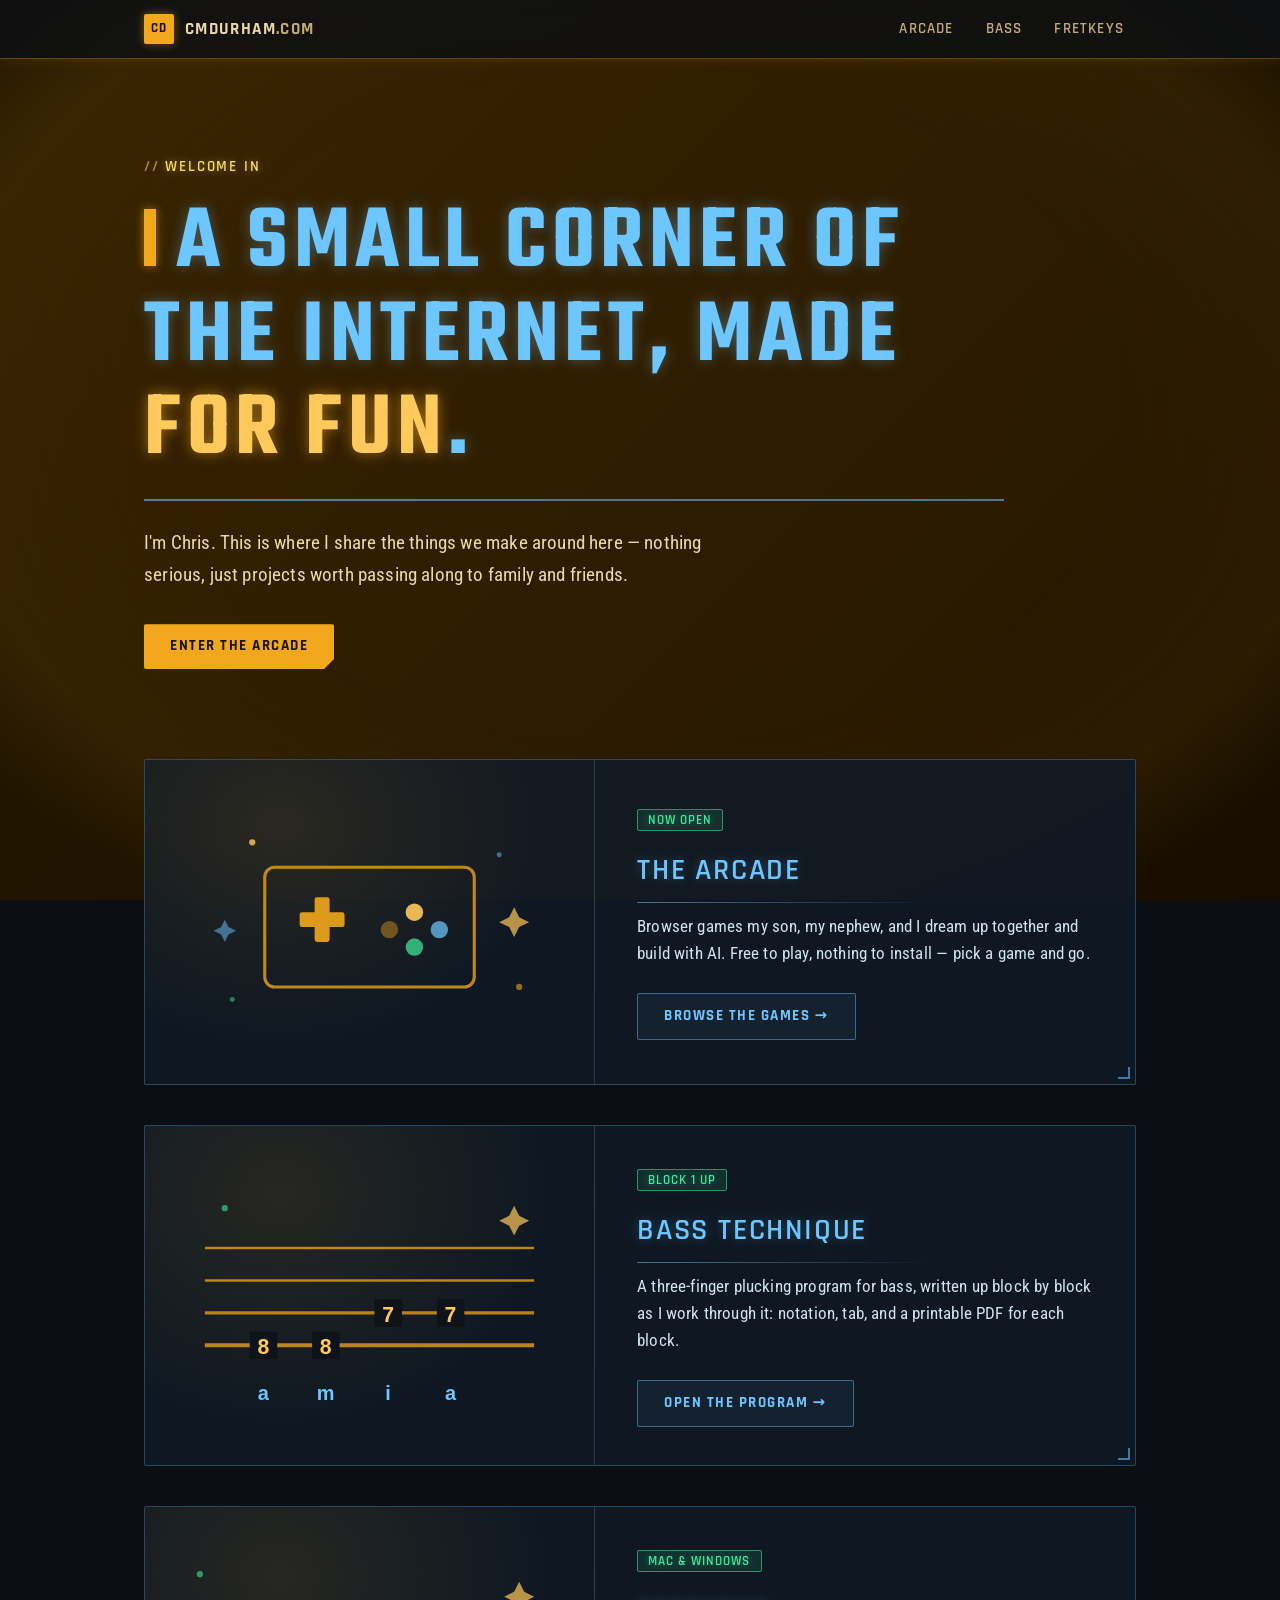
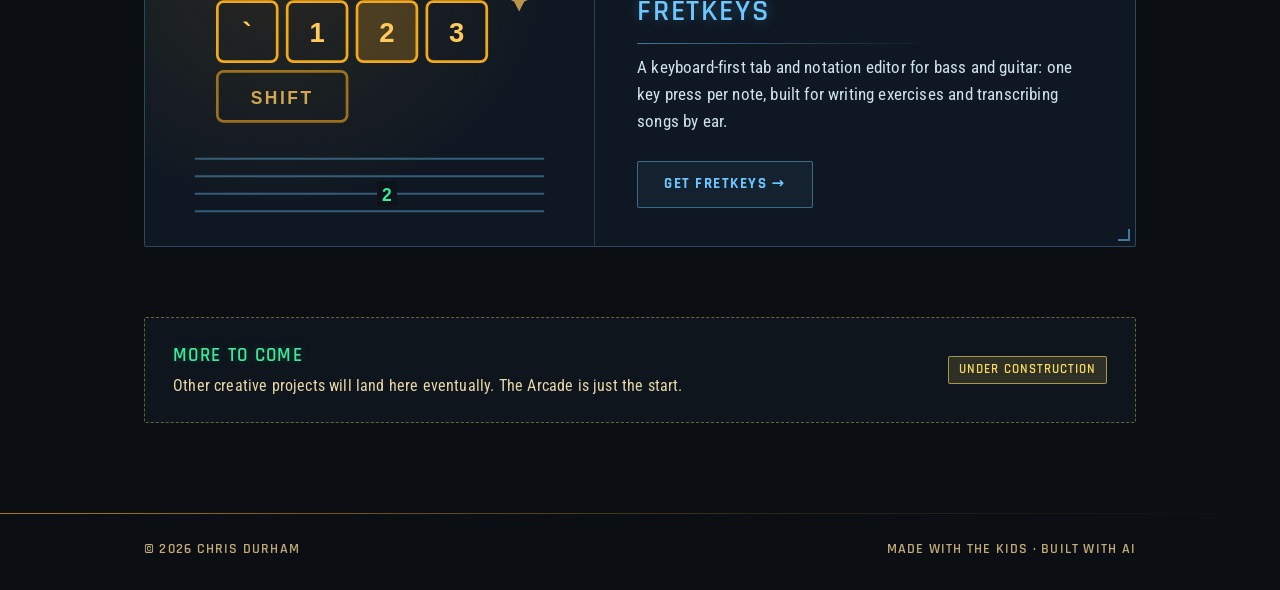
<file: index.html>
<!DOCTYPE html>
<html lang="en">
<head>
  <meta charset="UTF-8">
  <meta name="viewport" content="width=device-width, initial-scale=1.0">
  <title>cmdurham.com</title>
  <meta name="description" content="Chris Durham's corner of the internet — home of the Arcade: browser games built with AI, for family fun.">
  <link rel="preconnect" href="https://fonts.googleapis.com">
  <link rel="preconnect" href="https://fonts.gstatic.com" crossorigin>
  <link href="https://fonts.googleapis.com/css2?family=Teko:wght@500;600&family=Rajdhani:wght@500;600;700&family=Roboto+Condensed:wght@400;500&display=swap" rel="stylesheet">
  <link rel="stylesheet" href="/styles.css">
  <link rel="icon" href="data:image/svg+xml,<svg xmlns='http://www.w3.org/2000/svg' viewBox='0 0 100 100'><rect width='100' height='100' rx='8' fill='%23f2a81d'/><text x='50' y='68' font-size='52' text-anchor='middle' font-family='sans-serif' font-weight='bold' fill='%231a1206'>CD</text></svg>">
</head>
<body>

  <header class="site-header">
    <div class="wrap header-inner">
      <a class="wordmark" href="/">
        <span class="wordmark-mark">CD</span>
        <span class="wordmark-text">cmdurham<span class="dim">.com</span></span>
      </a>
      <nav class="site-nav">
        <a href="/arcade/">Arcade</a>
        <a href="/bass-technique/">Bass</a>
        <a href="/fretkeys/">Fretkeys</a>
      </nav>
    </div>
  </header>

  <main>

    <section class="hero">
      <div class="wrap">
        <p class="badge">Welcome in</p>
        <h1 class="h-display">A small corner of the internet, made <span class="accent-gold">for fun</span>.</h1>
        <p class="hero-sub">
          I'm Chris. This is where I share the things we make around here —
          nothing serious, just projects worth passing along to family and friends.
        </p>
        <div class="hero-actions">
          <a class="btn btn-primary" href="/arcade/">Enter the Arcade</a>
        </div>
      </div>
    </section>

    <section class="feature">
      <div class="wrap">
        <a class="feature-card" href="/arcade/">
          <span class="feature-art" aria-hidden="true">
            <svg viewBox="0 0 360 260" xmlns="http://www.w3.org/2000/svg" preserveAspectRatio="xMidYMid meet" role="img" aria-label="Game controller artwork">
              <g opacity="0.9">
                <rect x="96" y="86" width="168" height="96" rx="8" fill="none" stroke="#f2a81d" stroke-width="2.5" opacity="0.85"/>
                <rect x="124" y="122" width="36" height="12" rx="2" fill="#f2a81d"/>
                <rect x="136" y="110" width="12" height="36" rx="2" fill="#f2a81d"/>
                <circle cx="216" cy="122" r="7" fill="#ffc95c"/>
                <circle cx="236" cy="136" r="7" fill="#6ec6ff" opacity="0.8"/>
                <circle cx="216" cy="150" r="7" fill="#3eea9a" opacity="0.8"/>
                <circle cx="196" cy="136" r="7" fill="#f2a81d" opacity="0.45"/>
              </g>
              <circle cx="86" cy="66" r="2.5" fill="#ffc95c" opacity="0.8"/>
              <circle cx="284" cy="76" r="2" fill="#6ec6ff" opacity="0.5"/>
              <circle cx="300" cy="182" r="2.5" fill="#f2a81d" opacity="0.6"/>
              <circle cx="70" cy="192" r="2" fill="#3eea9a" opacity="0.5"/>
              <path d="M296 118 l4 8 8 4 -8 4 -4 8 -4 -8 -8 -4 8 -4 Z" fill="#ffc95c" opacity="0.7"/>
              <path d="M64 128 l3 6 6 3 -6 3 -3 6 -3 -6 -6 -3 6 -3 Z" fill="#6ec6ff" opacity="0.5"/>
            </svg>
          </span>
          <span class="feature-body">
            <span class="tag tag-green">Now open</span>
            <h2>The Arcade</h2>
            <p>
              Browser games my son, my nephew, and I dream up together and build
              with AI. Free to play, nothing to install — pick a game and go.
            </p>
            <span class="btn btn-ghost">Browse the games →</span>
          </span>
        </a>
      </div>
    </section>

    <section class="feature">
      <div class="wrap">
        <a class="feature-card" href="/bass-technique/">
          <span class="feature-art" aria-hidden="true">
            <svg viewBox="0 0 360 260" xmlns="http://www.w3.org/2000/svg" preserveAspectRatio="xMidYMid meet" role="img" aria-label="Bass tab artwork">
              <g stroke="#f2a81d" stroke-width="2" opacity="0.75">
                <line x1="48" y1="92" x2="312" y2="92"/>
                <line x1="48" y1="118" x2="312" y2="118"/>
                <line x1="48" y1="144" x2="312" y2="144" stroke-width="2.6"/>
                <line x1="48" y1="170" x2="312" y2="170" stroke-width="3.2"/>
              </g>
              <g font-family="sans-serif" font-weight="bold" font-size="17" text-anchor="middle">
                <g fill="#0d1319"><rect x="84" y="159" width="22" height="22"/><rect x="134" y="159" width="22" height="22"/><rect x="184" y="133" width="22" height="22"/><rect x="234" y="133" width="22" height="22"/></g>
                <g fill="#ffc95c"><text x="95" y="177">8</text><text x="145" y="177">8</text><text x="195" y="151">7</text><text x="245" y="151">7</text></g>
                <g fill="#6ec6ff" font-size="16" font-weight="600"><text x="95" y="214">a</text><text x="145" y="214">m</text><text x="195" y="214">i</text><text x="245" y="214">a</text></g>
              </g>
              <path d="M296 58 l4 8 8 4 -8 4 -4 8 -4 -8 -8 -4 8 -4 Z" fill="#ffc95c" opacity="0.7"/>
              <circle cx="64" cy="60" r="2.5" fill="#3eea9a" opacity="0.6"/>
            </svg>
          </span>
          <span class="feature-body">
            <span class="tag tag-green">Block 1 up</span>
            <h2>Bass Technique</h2>
            <p>
              A three-finger plucking program for bass, written up block by block as I
              work through it: notation, tab, and a printable PDF for each block.
            </p>
            <span class="btn btn-ghost">Open the program →</span>
          </span>
        </a>
      </div>
    </section>

    <section class="feature">
      <div class="wrap">
        <a class="feature-card" href="/fretkeys/">
          <span class="feature-art" aria-hidden="true">
            <svg viewBox="0 0 360 260" xmlns="http://www.w3.org/2000/svg" preserveAspectRatio="xMidYMid meet" role="img" aria-label="Keyboard keys over a tab staff">
              <g stroke="#6ec6ff" stroke-width="1.6" opacity="0.4">
                <line x1="40" y1="196" x2="320" y2="196"/>
                <line x1="40" y1="210" x2="320" y2="210"/>
                <line x1="40" y1="224" x2="320" y2="224"/>
                <line x1="40" y1="238" x2="320" y2="238"/>
              </g>
              <g font-family="sans-serif" font-weight="bold" text-anchor="middle">
                <g fill="none" stroke="#f2a81d" stroke-width="2.2">
                  <rect x="58" y="70" width="48" height="48" rx="5"/>
                  <rect x="114" y="70" width="48" height="48" rx="5"/>
                  <rect x="170" y="70" width="48" height="48" rx="5"/>
                  <rect x="226" y="70" width="48" height="48" rx="5"/>
                  <rect x="58" y="126" width="104" height="40" rx="5" opacity="0.6"/>
                </g>
                <rect x="170" y="70" width="48" height="48" rx="5" fill="#f2a81d" opacity="0.22"/>
                <g fill="#ffc95c" font-size="22"><text x="82" y="102">`</text><text x="138" y="102">1</text><text x="194" y="102">2</text><text x="250" y="102">3</text></g>
                <text x="110" y="152" fill="#ffc95c" font-size="14" opacity="0.8" letter-spacing="2">SHIFT</text>
                <g fill="#0d1319"><rect x="186" y="214" width="16" height="20"/></g>
                <text x="194" y="230" fill="#3eea9a" font-size="14">2</text>
              </g>
              <path d="M300 54 l4 8 8 4 -8 4 -4 8 -4 -8 -8 -4 8 -4 Z" fill="#ffc95c" opacity="0.7"/>
              <circle cx="44" cy="48" r="2.5" fill="#3eea9a" opacity="0.6"/>
            </svg>
          </span>
          <span class="feature-body">
            <span class="tag tag-green">Mac &amp; Windows</span>
            <h2>Fretkeys</h2>
            <p>
              A keyboard-first tab and notation editor for bass and guitar: one key press
              per note, built for writing exercises and transcribing songs by ear.
            </p>
            <span class="btn btn-ghost">Get Fretkeys →</span>
          </span>
        </a>
      </div>
    </section>

    <section class="soon-strip">
      <div class="wrap">
        <div class="soon-inner">
          <div>
            <h3>More to come</h3>
            <p>Other creative projects will land here eventually. The Arcade is just the start.</p>
          </div>
          <span class="tag">Under construction</span>
        </div>
      </div>
    </section>

  </main>

  <footer class="site-footer">
    <div class="wrap footer-inner">
      <span>© <span id="year">2026</span> Chris Durham</span>
      <span class="dim">Made with the kids · Built with AI</span>
    </div>
  </footer>

  <script>document.getElementById('year').textContent = new Date().getFullYear();</script>
</body>
</html>
</file>
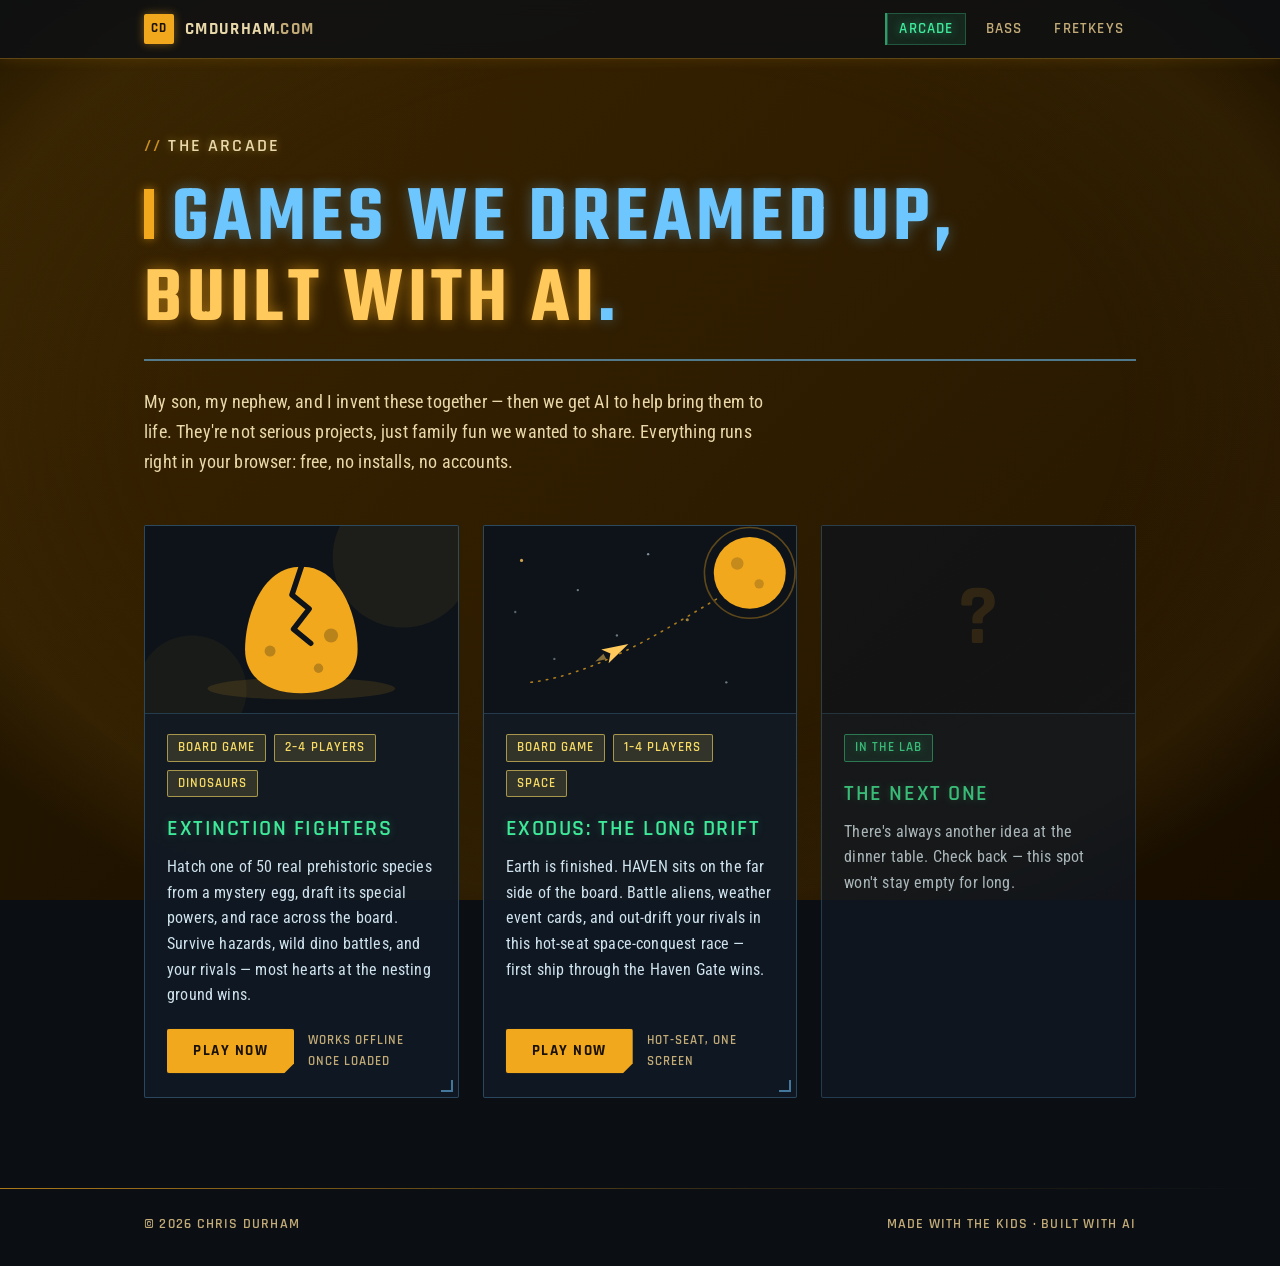
<file: arcade/index.html>
<!DOCTYPE html>
<html lang="en">
<head>
  <meta charset="UTF-8">
  <meta name="viewport" content="width=device-width, initial-scale=1.0">
  <title>The Arcade — cmdurham.com</title>
  <meta name="description" content="Browser games dreamed up by Chris, his son, and his nephew, and built with AI. Free to play, no installs, no accounts.">
  <link rel="preconnect" href="https://fonts.googleapis.com">
  <link rel="preconnect" href="https://fonts.gstatic.com" crossorigin>
  <link href="https://fonts.googleapis.com/css2?family=Teko:wght@500;600&family=Rajdhani:wght@500;600;700&family=Roboto+Condensed:wght@400;500&display=swap" rel="stylesheet">
  <link rel="stylesheet" href="/styles.css">
  <link rel="icon" href="data:image/svg+xml,<svg xmlns='http://www.w3.org/2000/svg' viewBox='0 0 100 100'><rect width='100' height='100' rx='8' fill='%23f2a81d'/><text x='50' y='68' font-size='52' text-anchor='middle' font-family='sans-serif' font-weight='bold' fill='%231a1206'>CD</text></svg>">
</head>
<body>

  <header class="site-header">
    <div class="wrap header-inner">
      <a class="wordmark" href="/">
        <span class="wordmark-mark">CD</span>
        <span class="wordmark-text">cmdurham<span class="dim">.com</span></span>
      </a>
      <nav class="site-nav">
        <a href="/arcade/" class="nav-active">Arcade</a>
        <a href="/bass-technique/">Bass</a>
        <a href="/fretkeys/">Fretkeys</a>
      </nav>
    </div>
  </header>

  <main>

    <section class="page-head">
      <div class="wrap">
        <p class="badge">The Arcade</p>
        <h1 class="h-display">Games we dreamed up, <span class="accent-gold">built with AI</span>.</h1>
        <p>
          My son, my nephew, and I invent these together — then we get AI to help
          bring them to life. They're not serious projects, just family fun we
          wanted to share. Everything runs right in your browser: free, no
          installs, no accounts.
        </p>
      </div>
    </section>

    <section class="games">
      <div class="wrap">
        <div class="card-grid">

          <article class="card">
            <a class="card-art" href="/extinction-fighters/" aria-hidden="true" tabindex="-1">
              <svg viewBox="0 0 400 240" xmlns="http://www.w3.org/2000/svg" role="img" aria-label="Cracked dinosaur egg artwork">
                <rect width="400" height="240" fill="#0d1319"/>
                <circle cx="330" cy="40" r="90" fill="#f2a81d" opacity="0.07"/>
                <circle cx="60" cy="210" r="70" fill="#f2a81d" opacity="0.05"/>
                <ellipse cx="200" cy="208" rx="120" ry="14" fill="#f2a81d" opacity="0.12"/>
                <path d="M200 52 C 252 52 272 118 272 158 C 272 196 240 214 200 214 C 160 214 128 196 128 158 C 128 118 148 52 200 52 Z" fill="#f2a81d"/>
                <path d="M200 52 L 188 88 L 210 106 L 190 132 L 212 150" stroke="#0d1319" stroke-width="7" fill="none" stroke-linecap="round" stroke-linejoin="round"/>
                <circle cx="238" cy="140" r="9" fill="#0d1319" opacity="0.25"/>
                <circle cx="160" cy="160" r="7" fill="#0d1319" opacity="0.25"/>
                <circle cx="222" cy="182" r="6" fill="#0d1319" opacity="0.25"/>
              </svg>
            </a>
            <div class="card-body">
              <div class="card-tags">
                <span class="tag">Board game</span>
                <span class="tag">2–4 players</span>
                <span class="tag">Dinosaurs</span>
              </div>
              <h3>Extinction Fighters</h3>
              <p>
                Hatch one of 50 real prehistoric species from a mystery egg, draft its
                special powers, and race across the board. Survive hazards, wild dino
                battles, and your rivals — most hearts at the nesting ground wins.
              </p>
              <div class="card-actions">
                <a class="btn btn-primary" href="/extinction-fighters/">Play now</a>
                <span class="card-note">Works offline once loaded</span>
              </div>
            </div>
          </article>

          <article class="card">
            <a class="card-art" href="/exodus/" aria-hidden="true" tabindex="-1">
              <svg viewBox="0 0 400 240" xmlns="http://www.w3.org/2000/svg" role="img" aria-label="Spaceship drifting toward a distant planet">
                <rect width="400" height="240" fill="#0d1319"/>
                <circle cx="48" cy="44" r="2" fill="#ffc95c" opacity="0.8"/>
                <circle cx="120" cy="82" r="1.5" fill="#cfe3ee" opacity="0.5"/>
                <circle cx="210" cy="36" r="1.5" fill="#cfe3ee" opacity="0.6"/>
                <circle cx="90" cy="170" r="1.5" fill="#cfe3ee" opacity="0.4"/>
                <circle cx="260" cy="120" r="2" fill="#ffc95c" opacity="0.6"/>
                <circle cx="170" cy="140" r="1.5" fill="#cfe3ee" opacity="0.5"/>
                <circle cx="310" cy="200" r="1.5" fill="#cfe3ee" opacity="0.5"/>
                <circle cx="40" cy="110" r="1.5" fill="#cfe3ee" opacity="0.4"/>
                <circle cx="340" cy="60" r="46" fill="#f2a81d"/>
                <circle cx="340" cy="60" r="58" fill="none" stroke="#f2a81d" stroke-width="2" opacity="0.35"/>
                <circle cx="324" cy="48" r="8" fill="#0d1319" opacity="0.2"/>
                <circle cx="352" cy="74" r="6" fill="#0d1319" opacity="0.2"/>
                <path d="M60 200 C 140 190 220 140 300 92" stroke="#f2a81d" stroke-width="2" stroke-dasharray="2 8" fill="none" opacity="0.7" stroke-linecap="round"/>
                <g transform="translate(150 158) rotate(-28)">
                  <path d="M0 0 L 34 10 L 0 20 L 8 10 Z" fill="#ffc95c"/>
                  <path d="M-14 10 L 0 6 L 0 14 Z" fill="#ffc95c" opacity="0.5"/>
                </g>
              </svg>
            </a>
            <div class="card-body">
              <div class="card-tags">
                <span class="tag">Board game</span>
                <span class="tag">1–4 players</span>
                <span class="tag">Space</span>
              </div>
              <h3>EXODUS: The Long Drift</h3>
              <p>
                Earth is finished. HAVEN sits on the far side of the board. Battle
                aliens, weather event cards, and out-drift your rivals in this hot-seat
                space-conquest race — first ship through the Haven Gate wins.
              </p>
              <div class="card-actions">
                <a class="btn btn-primary" href="/exodus/">Play now</a>
                <span class="card-note">Hot-seat, one screen</span>
              </div>
            </div>
          </article>

          <article class="card card-soon" aria-label="More games coming soon">
            <div class="card-art">
              <svg viewBox="0 0 400 240" xmlns="http://www.w3.org/2000/svg" role="img" aria-label="Question mark placeholder">
                <rect width="400" height="240" fill="#0d1319"/>
                <text x="200" y="150" text-anchor="middle" font-family="'Rajdhani', sans-serif" font-size="110" font-weight="700" fill="#f2a81d" opacity="0.16">?</text>
              </svg>
            </div>
            <div class="card-body">
              <div class="card-tags">
                <span class="tag tag-green">In the lab</span>
              </div>
              <h3>The next one</h3>
              <p>
                There's always another idea at the dinner table. Check back — this
                spot won't stay empty for long.
              </p>
            </div>
          </article>

        </div>
      </div>
    </section>

  </main>

  <footer class="site-footer">
    <div class="wrap footer-inner">
      <span>© <span id="year">2026</span> Chris Durham</span>
      <span class="dim">Made with the kids · Built with AI</span>
    </div>
  </footer>

  <script>document.getElementById('year').textContent = new Date().getFullYear();</script>
</body>
</html>
</file>
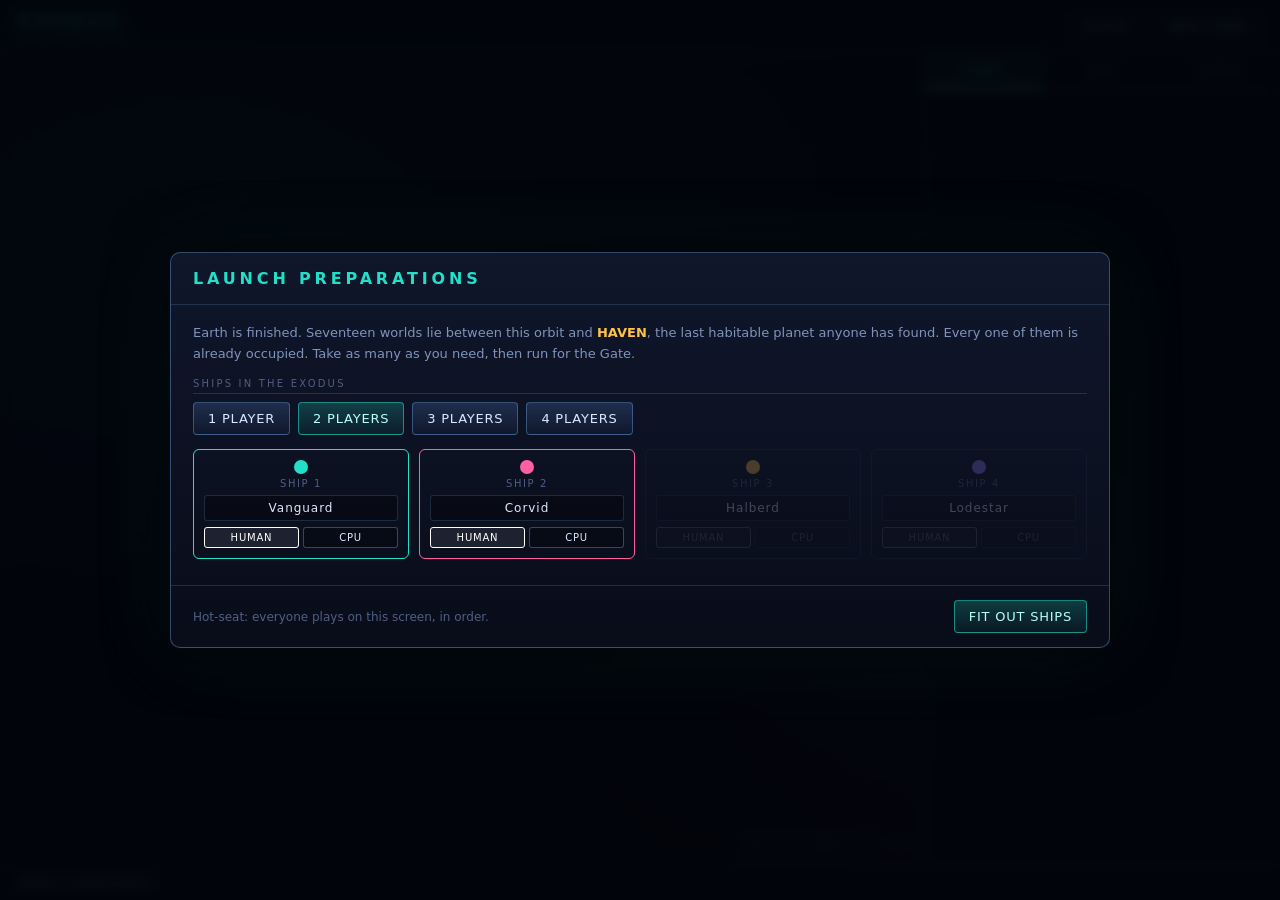
<file: exodus/index.html>
<!DOCTYPE html>
<html lang="en">
<head>
<meta charset="utf-8">
<meta name="viewport" content="width=device-width, initial-scale=1">
<title>EXODUS: The Long Drift</title>
<!-- Generated by build.sh from index.html + css/ + js/. Do not edit by hand. -->
<style>
/* ============================================================
   EXODUS: THE LONG DRIFT
   ============================================================ */

:root {
  --bg:        #05070f;
  --bg-2:      #0a0e1c;
  --panel:     rgba(14, 20, 38, 0.88);
  --panel-2:   rgba(20, 28, 50, 0.75);
  --line:      rgba(120, 190, 255, 0.18);
  --line-2:    rgba(120, 190, 255, 0.35);
  --ink:       #dce8ff;
  --ink-dim:   #7f93bb;
  --ink-faint: #4f5f83;
  --cyan:      #22e0c8;
  --magenta:   #ff5fa2;
  --amber:     #ffc247;
  --violet:    #8f7bff;
  --red:       #ff5c5c;
  --green:     #4ade80;
  --mono: 'SF Mono', 'JetBrains Mono', 'Fira Code', ui-monospace, Menlo, monospace;
  --disp: 'Eurostile', 'Bahnschrift', 'DIN Alternate', 'Avenir Next Condensed', system-ui, sans-serif;
}

* { box-sizing: border-box; }

html, body {
  margin: 0; padding: 0; height: 100%;
  background: var(--bg);
  color: var(--ink);
  font-family: var(--disp);
  overflow: hidden;
}

body::before {
  content: ''; position: fixed; inset: 0; pointer-events: none; z-index: 0;
  background:
    radial-gradient(1200px 700px at 15% 20%, rgba(34,224,200,0.07), transparent 60%),
    radial-gradient(900px 600px at 85% 75%, rgba(255,95,162,0.07), transparent 60%),
    linear-gradient(180deg, #05070f 0%, #070b18 50%, #04060d 100%);
}

button {
  font-family: var(--disp);
  cursor: pointer;
  border: 1px solid var(--line-2);
  background: linear-gradient(180deg, rgba(40,58,96,0.7), rgba(18,26,48,0.7));
  color: var(--ink);
  border-radius: 4px;
  padding: 8px 14px;
  font-size: 13px;
  letter-spacing: 0.06em;
  text-transform: uppercase;
  transition: all 0.14s ease;
}
button:hover:not(:disabled) {
  border-color: var(--cyan);
  color: #fff;
  box-shadow: 0 0 14px rgba(34,224,200,0.28);
  transform: translateY(-1px);
}
button:disabled { opacity: 0.32; cursor: not-allowed; }
button.primary {
  background: linear-gradient(180deg, rgba(34,224,200,0.22), rgba(34,224,200,0.06));
  border-color: rgba(34,224,200,0.55);
  color: #b9fff4;
}
button.danger { border-color: rgba(255,92,92,0.5); color: #ffbcbc; }
button.ghost { background: transparent; border-color: var(--line); color: var(--ink-dim); }

/* ---------------- layout ---------------- */
#app { position: relative; z-index: 1; height: 100vh; display: flex; flex-direction: column; }

#topbar {
  display: flex; align-items: center; gap: 18px;
  padding: 10px 18px;
  border-bottom: 1px solid var(--line);
  background: rgba(6,10,22,0.8);
  backdrop-filter: blur(8px);
  flex: 0 0 auto;
}
#title {
  font-size: 17px; letter-spacing: 0.32em; text-transform: uppercase;
  color: var(--cyan); text-shadow: 0 0 18px rgba(34,224,200,0.45);
  white-space: nowrap;
}
#title small { display:block; font-size: 9px; letter-spacing: 0.3em; color: var(--ink-faint); margin-top: 2px; }
#turnbanner {
  flex: 1; display: flex; align-items: center; gap: 14px;
  font-size: 13px; letter-spacing: 0.1em; text-transform: uppercase;
}
.pill {
  border: 1px solid var(--line-2); border-radius: 20px;
  padding: 4px 14px; font-size: 12px; letter-spacing: 0.12em;
}
.topbtns { display: flex; gap: 8px; }

#main { flex: 1; display: flex; min-height: 0; }

#boardwrap {
  flex: 1; min-width: 0; position: relative;
  display: flex; align-items: center; justify-content: center;
  padding: 10px;
}
#board { width: 100%; height: 100%; cursor: grab; touch-action: none; }
#board:active { cursor: grabbing; }
#board.zoomed { cursor: grab; }
#board .planet.clickable { cursor: pointer; }

/* A single low row so the controls sit in the board's bottom margin instead of
   covering a rim world, and stay ghosted until the pointer is over the map. */
#zoomctl {
  position: absolute; right: 12px; bottom: 8px; z-index: 3;
  display: flex; gap: 4px; align-items: center;
  opacity: 0.4; transition: opacity 0.18s ease;
}
#boardwrap:hover #zoomctl, #zoomctl:hover, #zoomctl:focus-within { opacity: 1; }
#zoomctl button {
  width: 30px; height: 26px; padding: 0; font-size: 14px; line-height: 1;
  background: rgba(10,15,30,0.9); backdrop-filter: blur(4px);
}
#zoomlevel {
  font-family: var(--mono); font-size: 10px; color: var(--ink-faint);
  letter-spacing: 0.04em; min-width: 34px; text-align: right;
}

/* Fuel cost badges shown over long-warp destinations */
.lanecost rect { fill: rgba(6,10,22,0.92); stroke: var(--cyan); stroke-width: 1; }
.lanecost text {
  font-family: var(--mono); font-size: 11px; fill: #9dfff0;
  text-anchor: middle; dominant-baseline: central;
}
.lanecost.unaffordable rect { stroke: rgba(255,92,92,0.55); }
.lanecost.unaffordable text { fill: #ff9a9a; }

#side {
  width: 356px; flex: 0 0 356px;
  border-left: 1px solid var(--line);
  background: rgba(6,10,22,0.72);
  backdrop-filter: blur(8px);
  display: flex; flex-direction: column; min-height: 0;
}

#actionbar {
  flex: 0 0 auto; border-top: 1px solid var(--line);
  background: rgba(6,10,22,0.9);
  padding: 10px 18px;
  display: flex; align-items: center; gap: 10px; flex-wrap: wrap;
}
#hint { color: var(--ink-dim); font-size: 12px; letter-spacing: 0.06em; margin-right: auto; }

/* ---------------- board svg ---------------- */
.route { stroke: rgba(120,180,255,0.22); stroke-width: 2; }
.route.reachable { stroke: rgba(34,224,200,0.75); stroke-width: 3; filter: drop-shadow(0 0 5px rgba(34,224,200,0.6)); }
/* reachable, but more than one warp route away */
.route.reachable-far {
  stroke: rgba(34,224,200,0.5); stroke-width: 2.5; stroke-dasharray: 7 6;
}
.costbg.disc { stroke: rgba(34,224,200,0.55); }
/* the multi-hop route the current selection would actually fly */
.route.onpath {
  stroke: #fff; stroke-width: 3.5; stroke-dasharray: 9 6;
  filter: drop-shadow(0 0 7px rgba(255,255,255,0.75));
}
.planet.clickable:not(.adjacent) .pbody { filter: drop-shadow(0 0 6px rgba(34,224,200,0.35)); }
.route.blockedroute { stroke: rgba(255,92,92,0.4); stroke-dasharray: 6 5; }
.routecost {
  font-family: var(--mono); font-size: 11px; fill: var(--ink-dim);
  text-anchor: middle; dominant-baseline: central; pointer-events: none;
}
.route.reachable + .costbg + .routecost { fill: #9dfff0; }
.costbg { fill: #060a16; stroke: rgba(120,180,255,0.28); }

.planet { cursor: default; }
.planet.clickable { cursor: pointer; }
.pbody { stroke-width: 2; }
.pring { fill: none; opacity: 0.9; }
.pglyph { font-size: 22px; text-anchor: middle; dominant-baseline: central; pointer-events: none; }
.pname {
  font-size: 11.5px; letter-spacing: 0.1em; text-anchor: middle;
  fill: var(--ink); text-transform: uppercase; pointer-events: none;
}
.palien {
  font-size: 9.5px; letter-spacing: 0.06em; text-anchor: middle;
  fill: var(--ink-faint); pointer-events: none;
}
.planet.clickable .pbody { filter: drop-shadow(0 0 10px rgba(34,224,200,0.75)); }
.planet:hover .pbody { stroke: #fff; }
.selring {
  fill: none; stroke: #fff; stroke-width: 2; stroke-dasharray: 5 5;
  opacity: 0.9; filter: drop-shadow(0 0 8px rgba(255,255,255,0.55));
}
.planet.selected .pname { fill: #fff; }
.tierdot { opacity: 0.85; }

.token { pointer-events: none; }
.tokenring { fill: none; stroke-width: 2; }

.gatelabel {
  font-size: 10px; letter-spacing: 0.16em; text-anchor: middle;
  text-transform: uppercase; fill: var(--amber);
}

/* ---------------- side panels ---------------- */
.tabs { display: flex; border-bottom: 1px solid var(--line); flex: 0 0 auto; }
.tabs button {
  flex: 1; border: none; border-radius: 0; background: transparent;
  color: var(--ink-faint); font-size: 11px; padding: 10px 4px; letter-spacing: 0.14em;
  border-bottom: 2px solid transparent;
}
.tabs button:hover { background: rgba(34,224,200,0.06); box-shadow: none; transform: none; color: var(--ink); }
.tabs button.active { color: var(--cyan); border-bottom-color: var(--cyan); background: rgba(34,224,200,0.07); }

.tabpane { flex: 1; overflow-y: auto; padding: 12px; display: none; }
.tabpane.active { display: block; }
.tabpane::-webkit-scrollbar { width: 8px; }
.tabpane::-webkit-scrollbar-thumb { background: rgba(120,180,255,0.2); border-radius: 4px; }

.pcard {
  border: 1px solid var(--line); border-radius: 6px;
  background: var(--panel-2); padding: 10px 12px; margin-bottom: 10px;
  position: relative; overflow: hidden;
}
.pcard.active { border-color: currentColor; box-shadow: 0 0 0 1px currentColor inset, 0 0 22px rgba(34,224,200,0.12); }
.pcard::before { content:''; position:absolute; left:0; top:0; bottom:0; width:3px; background: currentColor; }
.pcard h3 {
  margin: 0 0 6px; font-size: 13px; letter-spacing: 0.14em; text-transform: uppercase;
  display: flex; align-items: center; gap: 8px;
}
.stats { display: flex; gap: 14px; font-family: var(--mono); font-size: 12px; color: var(--ink); margin-bottom: 6px; }
.hearts { letter-spacing: 1px; }
.chiprow { display: flex; flex-wrap: wrap; gap: 4px; margin-top: 6px; }
.chip {
  font-size: 10px; padding: 2px 7px; border-radius: 3px;
  border: 1px solid var(--line); color: var(--ink-dim);
  background: rgba(255,255,255,0.03); letter-spacing: 0.04em;
}
.chip.weapon { border-color: rgba(255,95,162,0.4); color: #ffb6d3; }
.chip.alien  { border-color: rgba(143,123,255,0.45); color: #cfc6ff; }
.chip.event  { border-color: rgba(255,194,71,0.4); color: #ffdf9e; }
.chip.mission{ border-color: rgba(74,222,128,0.45); color: #a7f3c6; }

.logline {
  font-size: 12px; line-height: 1.45; padding: 5px 8px; margin-bottom: 4px;
  border-left: 2px solid var(--line); color: var(--ink-dim); background: rgba(255,255,255,0.015);
}
.logline.good, .logline.heal { border-color: var(--green); color: #c8f5d9; }
.logline.best { border-color: var(--cyan); color: #b9fff4; background: rgba(34,224,200,0.07); }
.logline.bad { border-color: var(--amber); color: #ffe2ab; }
.logline.worst { border-color: var(--red); color: #ffc4c4; background: rgba(255,92,92,0.07); }
.logline.conquer { border-color: var(--magenta); color: #ffc9de; background: rgba(255,95,162,0.07); }
.logline.event { border-color: var(--violet); color: #d3caff; }
.logline.fuel { border-color: rgba(255,194,71,0.5); }
.logline.sys { border-color: var(--line-2); }

.codexcard {
  border: 1px solid var(--line); border-radius: 6px; padding: 9px 11px;
  margin-bottom: 8px; background: var(--panel-2);
}
.codexcard h4 { margin: 0 0 2px; font-size: 12.5px; letter-spacing: 0.1em; }
.codexcard .ep { font-size: 10.5px; color: var(--ink-faint); font-style: italic; margin-bottom: 6px; }
.codexcard p { margin: 3px 0; font-size: 11px; color: var(--ink-dim); line-height: 1.4; }
.codexcard.taken { opacity: 0.42; }
.sw { font-size: 11px; line-height: 1.4; }
.sw b { color: var(--amber); letter-spacing: 0.06em; }
.sw.w b { color: var(--green); }

.secthead {
  font-size: 10px; letter-spacing: 0.22em; text-transform: uppercase;
  color: var(--ink-faint); margin: 14px 0 8px; padding-bottom: 4px;
  border-bottom: 1px solid var(--line);
}
.secthead:first-child { margin-top: 0; }

/* ---------------- modals ---------------- */
.overlay {
  position: fixed; inset: 0; z-index: 50;
  background: rgba(2,4,10,0.82); backdrop-filter: blur(6px);
  display: flex; align-items: center; justify-content: center; padding: 24px;
}
.overlay.hidden { display: none; }
.modal {
  background: linear-gradient(180deg, rgba(16,23,44,0.98), rgba(9,13,26,0.98));
  border: 1px solid var(--line-2); border-radius: 10px;
  box-shadow: 0 0 60px rgba(0,0,0,0.8), 0 0 90px rgba(34,224,200,0.08);
  max-width: 940px; width: 100%; max-height: 88vh; display: flex; flex-direction: column;
}
.modal.narrow { max-width: 560px; }
.modal.wide { max-width: 1080px; }
.modal header {
  padding: 16px 22px; border-bottom: 1px solid var(--line);
  display: flex; align-items: center; gap: 14px;
}
.modal header h2 {
  margin: 0; font-size: 16px; letter-spacing: 0.24em; text-transform: uppercase; color: var(--cyan);
}
.modal .body { padding: 18px 22px; overflow-y: auto; }
.modal footer {
  padding: 14px 22px; border-top: 1px solid var(--line);
  display: flex; gap: 10px; justify-content: flex-end; align-items: center;
}
.modal footer .spacer { margin-right: auto; color: var(--ink-faint); font-size: 12px; }

/* setup */
.pslots { display: grid; grid-template-columns: repeat(4, 1fr); gap: 10px; margin-bottom: 8px; }
.pslot { border: 1px solid var(--line); border-radius: 6px; padding: 10px; text-align: center; }
.pslot.on { border-color: currentColor; }
.pslot input {
  width: 100%; background: rgba(0,0,0,0.35); border: 1px solid var(--line);
  color: var(--ink); font-family: var(--disp); font-size: 12px; padding: 5px;
  border-radius: 3px; text-align: center; margin-top: 6px; letter-spacing: 0.08em;
}
.pslot .dot { width: 14px; height: 14px; border-radius: 50%; margin: 0 auto 4px; background: currentColor; }

.whorow { display: flex; gap: 4px; margin-top: 6px; }
.whorow .who {
  flex: 1; padding: 4px 0; font-size: 10px; letter-spacing: 0.08em;
  border-radius: 3px; background: rgba(0,0,0,0.3);
}
.whorow .who.sel { border-color: currentColor; color: #fff; background: rgba(255,255,255,0.08); }
.pslot select.lvl {
  width: 100%; margin-top: 6px; padding: 4px; border-radius: 3px;
  background: rgba(0,0,0,0.35); border: 1px solid var(--line);
  color: var(--ink); font-family: var(--disp); font-size: 11px; letter-spacing: 0.06em;
}
.lvlblurb { font-size: 9.5px; line-height: 1.35; color: var(--ink-faint); margin-top: 5px; }
.cputag {
  font-size: 9px; letter-spacing: 0.12em; padding: 1px 6px; border-radius: 3px;
  border: 1px solid var(--line-2); color: var(--ink-dim); text-transform: uppercase;
}

.abilgrid { display: grid; grid-template-columns: repeat(auto-fill, minmax(240px,1fr)); gap: 10px; }
.abil {
  border: 1px solid var(--line); border-radius: 6px; padding: 11px 13px;
  cursor: pointer; background: var(--panel-2); transition: all 0.13s;
}
.abil:hover { border-color: var(--line-2); background: rgba(34,224,200,0.05); }
.abil.sel { border-color: var(--cyan); background: rgba(34,224,200,0.12); box-shadow: 0 0 18px rgba(34,224,200,0.16); }
.abil h4 { margin: 0 0 4px; font-size: 12.5px; letter-spacing: 0.1em; display: flex; gap: 8px; align-items: center; }
.abil .tag { font-size: 9px; padding: 1px 6px; border: 1px solid var(--line); border-radius: 3px; color: var(--ink-faint); }
.abil p { margin: 0; font-size: 11px; color: var(--ink-dim); line-height: 1.45; }

/* battle */
.battlegrid { display: grid; grid-template-columns: 1fr 300px; gap: 18px; }
.alienportrait {
  text-align: center; border: 1px solid var(--line); border-radius: 8px;
  padding: 14px; background: radial-gradient(circle at 50% 30%, rgba(143,123,255,0.14), transparent 70%);
}
.alienportrait .big { font-size: 58px; line-height: 1; }
.alienportrait h3 { margin: 8px 0 2px; font-size: 15px; letter-spacing: 0.12em; }
.alienportrait .ep { font-size: 11px; font-style: italic; color: var(--ink-faint); margin-bottom: 10px; }
.hpbar { height: 12px; border: 1px solid var(--line-2); border-radius: 6px; overflow: hidden; background: rgba(0,0,0,0.4); }
.hpfill { height: 100%; background: linear-gradient(90deg, var(--magenta), #ff9ac4); transition: width 0.3s; }
.heartsbar { font-size: 17px; letter-spacing: 3px; }

/* Battle Tide — the per-round tactical condition */
.tidebar {
  display: flex; align-items: baseline; gap: 10px; flex-wrap: wrap;
  border: 1px solid var(--line); border-left-width: 3px; border-radius: 6px;
  padding: 8px 12px; margin-bottom: 10px; background: rgba(255,255,255,0.02);
}
.tidebar .tideglyph { font-size: 15px; }
.tidebar .tidename {
  font-size: 12px; letter-spacing: 0.16em; text-transform: uppercase; color: var(--ink);
}
.tidebar .tidedesc { font-size: 11.5px; font-style: italic; color: var(--ink-faint); }
.tidebar .tidefx {
  margin-left: auto; font-family: var(--mono); font-size: 10.5px;
  color: var(--ink-dim); white-space: nowrap;
}
.tidebar.good  { border-color: var(--green);   border-left-color: var(--green); background: rgba(74,222,128,0.07); }
.tidebar.bad   { border-color: rgba(255,92,92,0.5); border-left-color: var(--red); background: rgba(255,92,92,0.06); }
.tidebar.even  { border-color: rgba(255,194,71,0.5); border-left-color: var(--amber); background: rgba(255,194,71,0.05); }
.tidebar.quiet { border-left-color: var(--line-2); opacity: 0.6; }

.pressurebar {
  border: 1px solid rgba(143,123,255,0.5); border-radius: 6px;
  background: rgba(143,123,255,0.1); color: #d3caff;
  padding: 7px 12px; margin-bottom: 10px;
  font-size: 12px; letter-spacing: 0.12em; text-transform: uppercase;
}
.pressurebar span {
  display: block; text-transform: none; letter-spacing: 0.02em;
  font-size: 11px; color: var(--ink-faint); margin-top: 2px;
}

.bl.tide { border-color: var(--amber); color: #ffe2ab; }

/* ---------------- dice ---------------- */
.die .dieface {
  fill: #f2f6ff; stroke: rgba(0,0,0,0.35); stroke-width: 2;
}
.die .pips circle { fill: #10131c; }
.die.dark .dieface { fill: #1b2233; stroke: rgba(255,255,255,0.25); }
.die.dark .pips circle { fill: #e6edff; }

/* ---------------- exchange result card ---------------- */
.excard {
  border: 1px solid var(--line-2); border-left-width: 4px; border-radius: 10px;
  padding: 16px 18px; margin-bottom: 12px; text-align: center;
  background: rgba(0,0,0,0.28);
}
.excard.best  { border-left-color: var(--cyan);    background: rgba(34,224,200,0.10); }
.excard.good  { border-left-color: var(--green);   background: rgba(74,222,128,0.09); }
.excard.even  { border-left-color: var(--amber);   background: rgba(255,194,71,0.08); }
.excard.bad   { border-left-color: #ff9a6b;        background: rgba(255,154,107,0.09); }
.excard.worst { border-left-color: var(--red);     background: rgba(255,92,92,0.10); }
.excard.quiet, .excard.pending { border-left-color: var(--line-2); }

.exdice { display: flex; align-items: center; justify-content: center; gap: 14px; flex-wrap: wrap; }
.exdice .die { filter: drop-shadow(0 3px 8px rgba(0,0,0,0.5)); }
.exsum { text-align: left; }
.exmath { font-family: var(--mono); font-size: 11.5px; color: var(--ink-dim); line-height: 1.5; }
.exmath .up { color: var(--green); }
.exmath .down { color: var(--red); }
.exmath small { color: var(--ink-faint); font-size: 10px; margin-left: 2px; }
.extotal { font-family: var(--mono); font-size: 30px; color: var(--ink); line-height: 1.1; }

.exresult {
  font-size: 21px; letter-spacing: 0.18em; text-transform: uppercase; margin-top: 10px;
}
.exresult.best  { color: var(--cyan); text-shadow: 0 0 18px rgba(34,224,200,0.6); }
.exresult.good  { color: var(--green); }
.exresult.even  { color: var(--amber); }
.exresult.bad   { color: #ff9a6b; }
.exresult.worst { color: var(--red); text-shadow: 0 0 18px rgba(255,92,92,0.5); }

.exdamage {
  display: grid; grid-template-columns: 1fr 1fr; gap: 12px; margin-top: 14px;
  border-top: 1px solid var(--line); padding-top: 12px;
}
.exside { display: flex; flex-direction: column; gap: 2px; }
.exlabel { font-size: 10px; letter-spacing: 0.18em; text-transform: uppercase; color: var(--ink-faint); }
.exbig { font-family: var(--mono); font-size: 26px; line-height: 1; color: var(--ink-faint); }
.exside.hit .exbig { color: var(--green); }
.exside.hurt .exbig { color: var(--red); }
.exsub { font-size: 11px; color: var(--ink-dim); }
.exnote { font-size: 12px; color: var(--ink-dim); margin-top: 10px; line-height: 1.5; }
.exnote.press { color: var(--cyan); }
.exprompt { font-size: 12px; letter-spacing: 0.16em; text-transform: uppercase; color: var(--ink-faint); }
.exodds { font-family: var(--mono); font-size: 24px; color: var(--ink); margin: 8px 0 4px; }

/* ---------------- conquest recap ---------------- */
.recaphead {
  display: flex; gap: 16px; align-items: center;
  border-left: 3px solid var(--cyan); padding: 4px 0 4px 14px; margin-bottom: 16px;
}
.recaphead .rglyph { font-size: 46px; line-height: 1; }
.recaphead h3 { margin: 2px 0 6px; font-size: 16px; letter-spacing: 0.1em; }
.recaphead .rwho { font-size: 11px; letter-spacing: 0.16em; text-transform: uppercase; }
.rstats { display: flex; gap: 12px; flex-wrap: wrap; font-family: var(--mono); font-size: 11px; color: var(--ink-faint); }
.rstats .dealt { color: var(--green); }
.rstats .taken { color: var(--red); }

.recaplist { display: flex; flex-direction: column; gap: 8px; }
.recaprow {
  display: flex; gap: 12px; align-items: baseline;
  border: 1px solid var(--line); border-left-width: 3px; border-radius: 6px;
  padding: 9px 12px; background: rgba(255,255,255,0.02);
}
.recaprow .rlabel {
  flex: 0 0 84px; font-size: 9.5px; letter-spacing: 0.16em; text-transform: uppercase;
  color: var(--ink-faint);
}
.recaprow .rval { font-size: 12.5px; line-height: 1.5; color: var(--ink-dim); }
.recaprow .rval b { color: var(--ink); }
.recaprow.salvage { border-left-color: var(--violet); }
.recaprow.event   { border-left-color: var(--amber); }
.recaprow.mission { border-left-color: var(--green); }
.recaprow.bump    { border-left-color: var(--red); }
.recapfoot {
  display: flex; gap: 18px; justify-content: center; margin-top: 16px; padding-top: 12px;
  border-top: 1px solid var(--line); font-family: var(--mono); font-size: 13px;
}

.rollbox {
  border: 1px solid var(--line); border-radius: 8px; padding: 14px;
  background: rgba(0,0,0,0.25); text-align: center; margin-bottom: 12px;
}
.dice { font-size: 40px; letter-spacing: 10px; line-height: 1.1; }
.rolltotal { font-family: var(--mono); font-size: 13px; color: var(--ink-dim); margin: 6px 0; }
.rollresult { font-size: 18px; letter-spacing: 0.16em; text-transform: uppercase; margin-top: 4px; }
.rollresult.best  { color: var(--cyan); text-shadow: 0 0 16px rgba(34,224,200,0.6); }
.rollresult.good  { color: var(--green); }
.rollresult.even  { color: var(--amber); }
.rollresult.bad   { color: #ff9a6b; }
.rollresult.worst { color: var(--red); text-shadow: 0 0 16px rgba(255,92,92,0.5); }

.weaponpick { display: flex; flex-wrap: wrap; gap: 6px; margin-bottom: 10px; }
.weaponpick button { font-size: 11px; padding: 6px 10px; }
.weaponpick button.sel { border-color: var(--cyan); background: rgba(34,224,200,0.14); color: #b9fff4; }

.battlelog { max-height: 260px; overflow-y: auto; }
.bl { font-size: 11.5px; line-height: 1.4; padding: 4px 8px; margin-bottom: 3px; border-left: 2px solid var(--line); color: var(--ink-dim); }
.bl.good, .bl.best { border-color: var(--green); color: #c8f5d9; }
.bl.best { border-color: var(--cyan); color: #b9fff4; }
.bl.bad { border-color: var(--amber); color: #ffe2ab; }
.bl.worst { border-color: var(--red); color: #ffc4c4; }
.bl.roll { border-color: var(--violet); color: #d3caff; font-family: var(--mono); font-size: 11px; }
.bl.even { border-color: var(--line-2); }

table.chart { width: 100%; border-collapse: collapse; font-size: 11.5px; }
table.chart th, table.chart td { padding: 5px 8px; border-bottom: 1px solid var(--line); text-align: left; }
table.chart th { color: var(--ink-faint); font-size: 10px; letter-spacing: 0.14em; text-transform: uppercase; }
table.chart td.r { font-family: var(--mono); color: var(--cyan); }
table.chart tr.hl { background: rgba(34,224,200,0.12); }

.cardface {
  border: 1px solid var(--line-2); border-radius: 10px; padding: 22px;
  background: radial-gradient(circle at 50% 0%, rgba(143,123,255,0.18), transparent 70%), rgba(10,14,28,0.9);
  text-align: center;
}
.cardface .big { font-size: 52px; }
.cardface h3 { margin: 10px 0 6px; font-size: 17px; letter-spacing: 0.18em; text-transform: uppercase; color: var(--violet); }
.cardface p { margin: 0 auto; max-width: 460px; font-size: 13px; line-height: 1.6; color: var(--ink); }
.cardface.species h3 { color: var(--magenta); }
.cardface .cardep { font-style: italic; color: var(--ink-faint); font-size: 12px; margin-bottom: 8px; }
.cardface .cardstat { font-family: var(--mono); font-size: 12px; color: var(--ink-dim); margin-bottom: 14px; }
.cardface .cardsplit { text-align: left; max-width: 460px; margin: 0 auto; }
.cardface .cardsplit p { margin: 6px 0; font-size: 12px; }
.cardface .cardbounty {
  margin: 16px auto 0; max-width: 460px; padding: 12px;
  border: 1px solid rgba(143,123,255,0.45); border-radius: 6px;
  background: rgba(143,123,255,0.1); color: #d3caff; font-size: 12.5px; line-height: 1.6;
}
.cardface .cardbounty b { color: var(--violet); letter-spacing: 0.14em; font-size: 10px; }

.cardface .kindtag {
  display: inline-block; margin-top: 12px; font-size: 10px; letter-spacing: 0.2em;
  padding: 3px 10px; border: 1px solid var(--line); border-radius: 3px; color: var(--ink-faint);
}

.rules h3 { color: var(--cyan); font-size: 13px; letter-spacing: 0.16em; text-transform: uppercase; margin: 20px 0 8px; }
.rules h3:first-child { margin-top: 0; }
.rules p, .rules li { font-size: 12.5px; line-height: 1.6; color: var(--ink-dim); }
.rules li { margin-bottom: 4px; }
.rules b { color: var(--ink); }
.rules ul { padding-left: 18px; margin: 6px 0; }
.twocol { column-count: 2; column-gap: 26px; }

.winsplash { text-align: center; padding: 30px 10px; }
.winsplash .big { font-size: 64px; }
.winsplash h1 { font-size: 26px; letter-spacing: 0.3em; text-transform: uppercase; margin: 14px 0 6px; }
.winsplash p { color: var(--ink-dim); font-size: 13px; line-height: 1.7; max-width: 520px; margin: 0 auto; }

@media (max-width: 1180px) {
  #side { width: 300px; flex-basis: 300px; }
  .battlegrid { grid-template-columns: 1fr; }
}

/* Portrait / narrow windows: put the fleet panel under the board instead of
   squeezing the map into a sliver. */
@media (max-width: 960px), (max-aspect-ratio: 1/1) {
  #main { flex-direction: column; }
  #boardwrap { flex: 0 0 auto; height: 46vh; padding: 4px; }
  #side { width: auto; flex: 1 1 auto; border-left: none; border-top: 1px solid var(--line); }
  #topbar { flex-wrap: wrap; gap: 10px; }
  #turnbanner { font-size: 11px; gap: 8px; flex-wrap: wrap; }
  .pslots { grid-template-columns: repeat(2, 1fr) !important; }
  .twocol { column-count: 1; }
}

/* ---------------- turn handoff ---------------- */
#ov-turn { z-index: 60; }
.turnmodal .body { padding: 36px 26px 32px; }
.turnround { font-family: var(--mono); font-size: 12px; letter-spacing: 0.3em; color: var(--ink-faint); }
.turnglyph { font-size: 46px; margin: 12px 0 2px; text-shadow: 0 0 26px currentColor; }
.turnname { margin: 0 0 8px; font-size: 30px; letter-spacing: 0.18em; text-transform: uppercase; text-shadow: 0 0 18px currentColor; }
.turnsub { color: var(--ink-dim); margin-bottom: 24px; letter-spacing: 0.05em; }

/* ---------------- fault toast ---------------- */
#fault {
  position: fixed; left: 50%; bottom: 18px; transform: translateX(-50%);
  z-index: 99; max-width: min(720px, 92vw);
  background: rgba(40, 6, 12, 0.96); border: 1px solid var(--red);
  color: #ffb8c2; padding: 10px 16px; border-radius: 8px;
  font-family: var(--mono); font-size: 12px;
  display: flex; gap: 12px; align-items: center;
  box-shadow: 0 0 30px rgba(255, 92, 92, 0.25);
}
#fault.hidden { display: none; }
#fault button {
  background: none; border: 1px solid currentColor; color: inherit;
  border-radius: 4px; cursor: pointer; padding: 2px 8px; font-size: 11px;
}

</style>
</head>
<body>

<div id="app">

  <div id="topbar">
    <div id="title">EXODUS<small>THE LONG DRIFT</small></div>
    <div id="turnbanner"></div>
    <div class="topbtns">
      <button class="ghost" id="btn-rules">Rules</button>
      <button class="ghost" id="btn-newgame">New Game</button>
    </div>
  </div>

  <div id="main">
    <div id="boardwrap">
      <svg id="board" viewBox="0 0 1300 804" preserveAspectRatio="xMidYMid meet"></svg>
      <div id="zoomctl">
        <button id="z-in"  title="Zoom in (+ or scroll)">+</button>
        <button id="z-out" title="Zoom out (− or scroll)">−</button>
        <button id="z-me"  title="Centre on the active ship (C)">◎</button>
        <button id="z-fit" title="Fit the whole board (0)">⤢</button>
        <div id="zoomlevel">100%</div>
      </div>
    </div>

    <div id="side">
      <div class="tabs">
        <button data-tab="fleet" class="active">Fleet</button>
        <button data-tab="log">Log</button>
        <button data-tab="codex">Codex</button>
      </div>
      <div class="tabpane active" id="pane-fleet"></div>
      <div class="tabpane" id="pane-log"></div>
      <div class="tabpane" id="pane-codex"></div>
    </div>
  </div>

  <div id="actionbar">
    <span id="hint">Select a destination.</span>
    <span id="actions"></span>
  </div>

</div>

<!-- ============ SETUP ============ -->
<div class="overlay" id="ov-setup">
  <div class="modal">
    <header><h2>Launch Preparations</h2></header>
    <div class="body" id="setup-body"></div>
    <footer>
      <span class="spacer" id="setup-note"></span>
      <button class="ghost" id="setup-back">Back</button>
      <button class="primary" id="setup-next">Continue</button>
    </footer>
  </div>
</div>

<!-- ============ BATTLE ============ -->
<div class="overlay hidden" id="ov-battle">
  <div class="modal wide">
    <header><h2 id="battle-title">Contact</h2><span class="pill" id="battle-round">Round 1</span></header>
    <div class="body" id="battle-body"></div>
    <footer id="battle-foot"></footer>
  </div>
</div>

<!-- ============ CARD REVEAL ============ -->
<div class="overlay hidden" id="ov-card">
  <div class="modal narrow">
    <header><h2 id="card-title">Event</h2></header>
    <div class="body" id="card-body"></div>
    <footer><button class="primary" id="card-ok">Acknowledge</button></footer>
  </div>
</div>

<!-- ============ CONQUEST RECAP ============ -->
<div class="overlay hidden" id="ov-recap">
  <div class="modal narrow">
    <header><h2 id="recap-title">Conquest</h2></header>
    <div class="body" id="recap-body"></div>
    <footer><span class="spacer" id="recap-note"></span><button class="primary" id="recap-ok">Continue</button></footer>
  </div>
</div>

<!-- ============ GENERIC INFO / RULES ============ -->
<div class="overlay hidden" id="ov-info">
  <div class="modal">
    <header><h2 id="info-title">Rules</h2></header>
    <div class="body" id="info-body"></div>
    <footer><button class="primary" id="info-ok">Close</button></footer>
  </div>
</div>

<!-- ============ WIN ============ -->
<div class="overlay hidden" id="ov-win">
  <div class="modal narrow">
    <div class="body" id="win-body"></div>
    <footer><button class="primary" id="win-again">Play Again</button></footer>
  </div>
</div>

<!-- ============ TURN HANDOFF ============ -->
<div class="overlay hidden" id="ov-turn">
  <div class="modal narrow turnmodal">
    <div class="body" style="text-align:center">
      <div class="turnround" id="turn-round">ROUND 1</div>
      <div class="turnglyph" id="turn-glyph">◆</div>
      <h2 class="turnname" id="turn-name">PLAYER</h2>
      <div class="turnsub">The bridge is yours, Captain.</div>
      <button class="primary" id="turn-go">Take the Helm ▸</button>
    </div>
  </div>
</div>

<!-- ============ FAULT TOAST ============ -->
<div id="fault" class="hidden"><b>⚠ FAULT</b><span id="fault-msg"></span><button id="fault-close">✕</button></div>

<script>
/* ============================================================
   EXODUS: THE LONG DRIFT — Game Data
   Alien deck, event deck, starting abilities, planet names.
   ============================================================ */

const DMG_TYPES = {
  laser:   { name: 'Laser',   glyph: '✷', color: '#ff4d6d' },
  ion:     { name: 'Ion',     glyph: '⚡', color: '#4dd2ff' },
  kinetic: { name: 'Kinetic', glyph: '◆', color: '#ffb84d' },
  psionic: { name: 'Psionic', glyph: '✸', color: '#c77dff' }
};

/* ---------- The 7 starting starship abilities ---------- */
const START_ABILITIES = [
  {
    id: 'hull', name: 'Reinforced Hull', tag: 'Armor', glyph: '🛡',
    desc: '+3 maximum hearts. Your ship can simply take more punishment than it has any right to.',
    effects: { maxHearts: 3 }
  },
  {
    id: 'ablative', name: 'Ablative Plating', tag: 'Armor', glyph: '🧱',
    desc: 'All damage you take in battle is reduced by 1 (minimum 0).',
    effects: { damageReduction: 1 }
  },
  {
    id: 'ramscoop', name: 'Ramscoop Engines', tag: 'Fuel', glyph: '🜂',
    desc: 'Every warp costs 2 less fuel (minimum 2). +1 fuel income each turn.',
    effects: { warpDiscount: 2, fuelIncome: 1 }
  },
  {
    id: 'laserarray', name: 'Pulse Laser Array', tag: 'Weapon', glyph: '✷',
    desc: 'LASER weapon. +1 to all battle rolls made with it.',
    effects: {}, weapon: { type: 'laser', bonus: 1 }
  },
  {
    id: 'ionlance', name: 'Ion Lance', tag: 'Weapon', glyph: '⚡',
    desc: 'ION weapon. +1 to battle rolls, and it ignores enemy resistance entirely.',
    effects: { ignoreResist: true }, weapon: { type: 'ion', bonus: 1 }
  },
  {
    id: 'torpedo', name: 'Antimatter Torpedo Bay', tag: 'Weapon', glyph: '◆',
    desc: 'KINETIC weapon. Once per battle you may fire a torpedo: 3 damage, no roll needed.',
    effects: { torpedo: 3 }, weapon: { type: 'kinetic', bonus: 0 }
  },
  {
    id: 'psionic', name: 'Psionic Resonator', tag: 'Weapon', glyph: '✸',
    desc: 'PSIONIC weapon. +1 to battle rolls, and one free reroll each battle.',
    effects: { rerolls: 1 }, weapon: { type: 'psionic', bonus: 1 }
  }
];

const DEFAULT_WEAPON = { id: 'pointdefense', name: 'Point Defense Guns', type: 'kinetic', bonus: 0 };

/* ---------- Alien strengths & weaknesses (mechanical hooks) ---------- */
const STRENGTHS = {
  regen1:      'Regenerative — heals 1 hull at the end of every round.',
  armor1:      'Armored — all damage you deal is reduced by 1 (minimum 1).',
  retaliate1:  'Vengeful — whenever it damages you, it deals 1 extra.',
  firststrike2:'Ambusher — strikes for 2 damage the instant battle begins.',
  fear1:       'Terrifying — you take −1 on every battle roll.',
  drain2:      'Siphon — you lose 2 fuel at the end of every round.',
  swarm:       'Swarming — any damage it deals you is increased by 1.',
  phase:       'Phase-shifted — on an EXCHANGE result (7–8) you deal no damage.',
  adaptive:    'Adaptive — from round 3 onward you take −1 on battle rolls.'
};

const WEAKNESSES = {
  fragile:     'Fragile — your DEVASTATING and CRITICAL results deal 2 extra damage.',
  overheat:    'Overheats — from round 3 onward you gain +2 on battle rolls.',
  predictable: 'Predictable — one free reroll per battle against this species.',
  unshielded:  'Unshielded — all damage you deal is increased by 1.',
  skittish:    'Skittish — if you deal 3+ damage in a round, it deals none the next round.',
  lowmorale:   'Fractious — once it is at half hull or less, you gain +2 on battle rolls.'
};

/* ---------- The 25-card alien species pack ---------- */
const ALIEN_DECK = [
  { id:1,  name:'The Zeta Greys',        epithet:'Abductors of Small Hours',  glyph:'👽', tier:1, hp:5,
    resist:'psionic', vuln:'laser', strength:'fear1', weakness:'fragile',
    reward:{ name:'Grey Nerve Screen', desc:'Damage you take is reduced by 1 (min 0).', effects:{damageReduction:1} } },

  { id:2,  name:'The Xarn Hive',         epithet:'Ten Billion Mandibles',     glyph:'🐝', tier:2, hp:8,
    resist:'kinetic', vuln:'laser', strength:'swarm', weakness:'unshielded',
    reward:{ name:'Chitin Plating', desc:'+1 maximum heart.', effects:{maxHearts:1} } },

  { id:3,  name:'The Silicate Choir',    epithet:'They Sing in Quartz',       glyph:'💎', tier:2, hp:9,
    resist:'laser', vuln:'kinetic', strength:'armor1', weakness:'overheat',
    reward:{ name:'Resonant Lattice', desc:'+1 to all battle rolls.', effects:{rollBonus:1} } },

  { id:4,  name:'The Voidwraiths',       epithet:'Hunger Without Matter',     glyph:'👁', tier:3, hp:7,
    resist:'kinetic', vuln:'psionic', strength:'phase', weakness:'predictable',
    reward:{ name:'Phase Drive', desc:'Every warp costs 1 less fuel.', effects:{warpDiscount:1} } },

  { id:5,  name:'The Mycel Concord',     epithet:'One Mind, Ten Thousand Caps', glyph:'🍄', tier:1, hp:6,
    resist:'ion', vuln:'laser', strength:'regen1', weakness:'skittish',
    reward:{ name:'Spore Regeneration', desc:'Heal 1 heart at the start of each of your turns.', effects:{healPerTurn:1} } },

  { id:6,  name:'The Saurix Dominion',   epithet:'Warlords of the Scaled Sun', glyph:'🦎', tier:2, hp:9,
    resist:'laser', vuln:'ion', strength:'retaliate1', weakness:'lowmorale',
    reward:{ name:"Warlord's Doctrine", desc:'+1 damage on every hit you land.', effects:{damageBonus:1} } },

  { id:7,  name:'The Von Neumann Reapers', epithet:'They Only Wanted to Copy', glyph:'⚙️', tier:3, hp:11,
    resist:'ion', vuln:'psionic', strength:'adaptive', weakness:'overheat',
    reward:{ name:'Self-Repair Nanites', desc:'Heal 2 hearts after winning any battle.', effects:{postBattleHeal:2} } },

  { id:8,  name:'The Chlora Verdance',   epithet:'The Garden That Thinks',    glyph:'🌿', tier:1, hp:6,
    resist:'psionic', vuln:'kinetic', strength:'regen1', weakness:'fragile',
    reward:{ name:'Photosynthetic Cells', desc:'+1 fuel income each turn.', effects:{fuelIncome:1} } },

  { id:9,  name:'The Sky Leviathans',    epithet:'Cloud-Deep and Ancient',    glyph:'🐋', tier:3, hp:12,
    resist:'kinetic', vuln:'ion', strength:'firststrike2', weakness:'lowmorale',
    reward:{ name:'Baleen Scoop', desc:'Scavenging yields +3 extra fuel.', effects:{scavenge:3} } },

  { id:10, name:'The Precursor Custodian', epithet:'Still Keeping the Lights On', glyph:'🗿', tier:3, hp:10,
    resist:'laser', vuln:'kinetic', strength:'armor1', weakness:'predictable',
    reward:{ name:'Custodian Codex', desc:'The Haven Gate needs 1 fewer conquest seal from you.', effects:{gateReduction:1} } },

  { id:11, name:'The Nyxari Symbiotes',  epithet:'You Will Not Notice Them',  glyph:'🪱', tier:1, hp:5,
    resist:'ion', vuln:'psionic', strength:'drain2', weakness:'unshielded',
    reward:{ name:'Symbiotic Hull', desc:'+1 maximum heart.', effects:{maxHearts:1} } },

  { id:12, name:'The Mimic Fleet',       epithet:'Your Own Ships, Wrongly Made', glyph:'🎭', tier:2, hp:8,
    resist:'laser', vuln:'ion', strength:'adaptive', weakness:'predictable',
    reward:{ name:'Mimetic Coating', desc:'+1 reroll in every battle.', effects:{rerolls:1} } },

  { id:13, name:"The Thal'ir Mindweavers", epithet:'Thought as Architecture',  glyph:'🧠', tier:2, hp:7,
    resist:'psionic', vuln:'kinetic', strength:'fear1', weakness:'skittish',
    reward:{ name:'Precognition Suite', desc:'+1 to all battle rolls.', effects:{rollBonus:1} } },

  { id:14, name:'The Broken Rim Corsairs', epithet:'Humanity, Gone Feral',    glyph:'🏴‍☠️', tier:1, hp:6,
    resist:'kinetic', vuln:'laser', strength:'drain2', weakness:'lowmorale',
    reward:{ name:'Prize Crew', desc:'+4 fuel every time you conquer a planet.', effects:{conquestFuel:4} } },

  { id:15, name:'The Aqualim Tidebound',  epithet:'An Ocean With Opinions',   glyph:'🌊', tier:1, hp:6,
    resist:'ion', vuln:'laser', strength:'regen1', weakness:'overheat',
    reward:{ name:'Tidal Coolant', desc:'Damage you take is reduced by 1 (min 0).', effects:{damageReduction:1} } },

  { id:16, name:'The Rakthar Pridelords', epithet:'Honor Measured in Claws',  glyph:'🐅', tier:2, hp:8,
    resist:'psionic', vuln:'ion', strength:'retaliate1', weakness:'fragile',
    reward:{ name:'Pounce Protocol', desc:'+1 damage on every hit you land.', effects:{damageBonus:1} } },

  { id:17, name:'The Aerivane Skyborn',   epithet:'They Have Never Landed',   glyph:'🪶', tier:1, hp:5,
    resist:'laser', vuln:'kinetic', strength:'phase', weakness:'unshielded',
    reward:{ name:'Featherlight Frame', desc:'Every warp costs 1 less fuel.', effects:{warpDiscount:1} } },

  { id:18, name:'The Nanite Tide',        epithet:'The Grey That Rises',      glyph:'🌫', tier:2, hp:9,
    resist:'kinetic', vuln:'laser', strength:'swarm', weakness:'overheat',
    reward:{ name:'Grey Goo Cannon', desc:'+1 damage on every hit you land.', effects:{damageBonus:1} } },

  { id:19, name:'The Molluskoid Devourers', epithet:'Slow, Patient, Total',   glyph:'🦑', tier:2, hp:10,
    resist:'ion', vuln:'psionic', strength:'armor1', weakness:'skittish',
    reward:{ name:'Acid Bath Reservoir', desc:'Your attacks ignore all enemy resistance.', effects:{ignoreResist:true} } },

  { id:20, name:'The Assembled',          epithet:'We Were Also Once Crews',  glyph:'🤖', tier:3, hp:10,
    resist:'laser', vuln:'psionic', strength:'adaptive', weakness:'lowmorale',
    reward:{ name:'Assembler Core', desc:'+2 maximum hearts.', effects:{maxHearts:2} } },

  { id:21, name:'The Dyson Wardens',      epithet:'Caretakers of a Caged Star', glyph:'☀️', tier:3, hp:11,
    resist:'psionic', vuln:'laser', strength:'firststrike2', weakness:'overheat',
    reward:{ name:'Solar Tap', desc:'+2 fuel income each turn.', effects:{fuelIncome:2} } },

  { id:22, name:'The Star-Whales',        epithet:'Migrating Since the Cooling', glyph:'🐳', tier:2, hp:10,
    resist:'kinetic', vuln:'psionic', strength:'regen1', weakness:'predictable',
    reward:{ name:'Song of the Long Drift', desc:'+1 reroll in every battle.', effects:{rerolls:1} } },

  { id:23, name:'The Chronal Aberration', epithet:'It Has Not Happened Yet',  glyph:'⏳', tier:3, hp:8,
    resist:'ion', vuln:'laser', strength:'phase', weakness:'fragile',
    reward:{ name:'Chrono Skip', desc:'Gain one banked extra turn, usable at any time.', effects:{extraTurns:1} } },

  { id:24, name:'The Sunken God',         epithet:'It Dreams Beneath the Ice', glyph:'🐙', tier:3, hp:13,
    resist:'psionic', vuln:'ion', strength:'retaliate1', weakness:'lowmorale',
    reward:{ name:'Eldritch Ward', desc:'+1 maximum heart and damage taken reduced by 1 (min 0).', effects:{maxHearts:1, damageReduction:1} } },

  { id:25, name:'The Ferro-Titans',       epithet:'Mountains That Were Built', glyph:'🗼', tier:3, hp:12,
    resist:'kinetic', vuln:'laser', strength:'armor1', weakness:'unshielded',
    reward:{ name:'Titan Alloy', desc:'+2 maximum hearts.', effects:{maxHearts:2} } }
];

/* ---------- Event deck (drawn on every conquest) ---------- */
/* kind: 'instant' | 'permanent' | 'mission' | 'wormhole' | 'beacon' | 'bad' */
const EVENT_DECK = [
  { id:'e1',  name:'Fuel Cache',          kind:'instant',   glyph:'⛽',
    desc:'A forgotten depot, still pressurized. Gain 8 fuel.', apply:{fuel:8} },
  { id:'e2',  name:'Deuterium Strike',    kind:'instant',   glyph:'💧',
    desc:'The ice here is almost pure heavy water. Gain 5 fuel.', apply:{fuel:5} },
  { id:'e3',  name:'Stable Wormhole',     kind:'wormhole',  glyph:'🌀',
    desc:'Banked. On any later turn, warp free of charge to anywhere within 2 warp routes of you.', apply:{wormhole:2} },
  { id:'e4',  name:'Unstable Wormhole',   kind:'wormhole',  glyph:'🕳',
    desc:'Banked. On any later turn, warp free of charge to any adjacent world.', apply:{wormhole:1} },
  { id:'e5',  name:'Salvage Yard',        kind:'instant',   glyph:'🔧',
    desc:'Someone else lost here, long ago. Heal 2 hearts.', apply:{heal:2} },
  { id:'e6',  name:'Nanite Med-Bay',      kind:'instant',   glyph:'💊',
    desc:'The crew sleeps for eight real hours. Heal 3 hearts.', apply:{heal:3} },
  { id:'e7',  name:'Ancient Foundry',     kind:'permanent', glyph:'🏭',
    desc:'Permanent refit: +1 maximum heart.', apply:{effects:{maxHearts:1}} },
  { id:'e8',  name:'Derelict Armory',     kind:'permanent', glyph:'🔫',
    desc:'Permanent: +1 to all battle rolls.', apply:{effects:{rollBonus:1}} },
  { id:'e9',  name:'Precursor Cache',     kind:'permanent', glyph:'📦',
    desc:'Permanent: your attacks ignore all enemy resistance.', apply:{effects:{ignoreResist:true}} },
  { id:'e10', name:'Solar Sail Rig',      kind:'permanent', glyph:'⛵',
    desc:'Permanent: every warp costs 1 less fuel.', apply:{effects:{warpDiscount:1}} },
  { id:'e11', name:'Ion Storm',           kind:'bad',       glyph:'🌩',
    desc:'The magnetosphere here is a mistake. Lose 4 fuel.', apply:{fuel:-4} },
  { id:'e12', name:'Micrometeorite Belt', kind:'bad',       glyph:'☄️',
    desc:'Nothing you could have dodged. Take 1 damage.', apply:{damage:1} },
  { id:'e13', name:'Distress Beacon',     kind:'instant',   glyph:'📡',
    desc:'Survivors, and their supply cache. Heal 1 heart and gain 3 fuel.', apply:{heal:1, fuel:3} },
  { id:'e14', name:'Black Market Dock',   kind:'instant',   glyph:'💱',
    desc:'Expensive, unlicensed, effective. Heal 3 hearts and gain 2 fuel.', apply:{heal:3, fuel:2} },
  { id:'e15', name:'Warp Beacon',         kind:'beacon',    glyph:'🔆',
    desc:'Drop a beacon here. Once per game you may warp to it from anywhere, free.', apply:{beacon:true} },
  { id:'e16', name:'Alien Defector',      kind:'permanent', glyph:'🕊',
    desc:'Permanent: +1 damage on every hit you land.', apply:{effects:{damageBonus:1}} },
  { id:'e17', name:'Shield Harmonics',    kind:'permanent', glyph:'🔵',
    desc:'Permanent: damage you take is reduced by 1 (min 0).', apply:{effects:{damageReduction:1}} },
  { id:'e18', name:'Gravity Well',        kind:'bad',       glyph:'🕸',
    desc:'You are stuck at the bottom of a hole. Skip your next income phase.', apply:{skipIncome:true} },
  { id:'e19', name:'Comet Harvest',       kind:'instant',   glyph:'🌠',
    desc:'A long-period comet, right on time. Gain 6 fuel.', apply:{fuel:6} },
  { id:'e20', name:'Xeno-Archaeology',    kind:'permanent', glyph:'🏺',
    desc:'Gain 4 fuel and permanently +1 fuel income.', apply:{fuel:4, effects:{fuelIncome:1}} },
  { id:'e21', name:'Fleet Refit',         kind:'instant',   glyph:'🛠',
    desc:'Everything that was broken is now merely old. Heal to full.', apply:{fullHeal:true} },
  { id:'e22', name:'Quantum Slipstream',  kind:'instant',   glyph:'✨',
    desc:'Bank one extra turn. Spend it whenever you like.', apply:{extraTurn:1} },
  { id:'e23', name:'Corsair Ambush',      kind:'bad',       glyph:'🏴',
    desc:'They were waiting in the debris. Lose 4 fuel and take 1 damage.', apply:{fuel:-4, damage:1} },
  { id:'e24', name:'Terraforming Codex',  kind:'permanent', glyph:'📜',
    desc:'The Haven Gate will accept 1 fewer conquest seal from you.', apply:{effects:{gateReduction:1}} },
  { id:'e25', name:'Mission: Rescue Run', kind:'mission',   glyph:'🚨',
    desc:'A colony ship is stranded at {TARGET}. Conquer it to gain +2 maximum hearts and 10 fuel.',
    reward:{ fuel:10, effects:{maxHearts:2} }, rewardText:'+2 max hearts, 10 fuel' },
  { id:'e26', name:'Mission: Data Vault', kind:'mission',   glyph:'🗄',
    desc:'Pre-collapse survey data is buried on {TARGET}. Conquer it to gain +1 to all battle rolls and 8 fuel.',
    reward:{ fuel:8, effects:{rollBonus:1} }, rewardText:'+1 battle rolls, 8 fuel' },
  { id:'e27', name:'Mission: Lost Colony',kind:'mission',   glyph:'🏚',
    desc:'Somebody made it to {TARGET} before you. Conquer it to gain 12 fuel and a permanent −1 warp cost.',
    reward:{ fuel:12, effects:{warpDiscount:1} }, rewardText:'12 fuel, −1 warp cost' },
  { id:'e28', name:'Mission: Silent Signal', kind:'mission', glyph:'📻',
    desc:'Something is broadcasting from {TARGET} in a human cipher. Conquer it to heal fully and gain +1 max heart.',
    reward:{ fullHeal:true, effects:{maxHearts:1} }, rewardText:'full heal, +1 max heart' }
];

/* ---------- Names ---------- */
const PLANET_NAMES = [
  'Tycho Gate', 'Ferrum Prime', 'Cindervault', 'Ashen Reach', 'Mirrorfall',
  'Kel-Ashar', 'Obsidian Verge', 'Aurelia', 'Sable Crown', 'Hollow Zenith',
  'Vantorix', 'Emberlight', 'Nyx Cradle', 'Solace-7', 'Requiem',
  'Ophiuchi Deep', 'Last Lantern', 'Perdition Shoal', 'Halcyon Rift',
  'Grey Meridian', 'Thule Station', 'Carrion Bloom'
];

const PLANET_GLYPHS = ['◉','◍','◎','⬤','◐','◑','◒','◓','⊕','⊗','⊘','⊙','⊛','✦','✧','❂','✹'];

const PLAYER_PRESETS = [
  { name: 'Vanguard',  color: '#22e0c8', accent: '#0b3a37' },
  { name: 'Corvid',    color: '#ff5fa2', accent: '#3d0f26' },
  { name: 'Halberd',   color: '#ffc247', accent: '#3d2c0a' },
  { name: 'Lodestar',  color: '#8f7bff', accent: '#221a45' }
];

/* ---------- Battle Tide ----------
   One condition is drawn at the start of every combat round and applies to that
   round only. Roughly balanced for and against you, so it adds texture and
   tactical timing without raising the overall lethality of a fight.
   fx: roll = your battle roll, dmgOut = damage you deal, dmgIn = damage you take. */
const TIDE_DECK = [
  { id:'calm',    name:'Dead Calm',       glyph:'○',  tone:'even',
    desc:'Nothing but the hum of the reactor.', fx:{} },
  { id:'calm2',   name:'Dead Calm',       glyph:'○',  tone:'even',
    desc:'Nothing but the hum of the reactor.', fx:{} },
  { id:'flare',   name:'Solar Flare',     glyph:'☀',  tone:'bad',
    desc:'Sensors wash out — but so do theirs.', fx:{ roll:-2, dmgIn:-1 } },
  { id:'debris',  name:'Debris Field',    glyph:'❉',  tone:'even',
    desc:'Cover for everyone. Shots keep clipping wreckage.', fx:{ dmgOut:-1, dmgIn:-1 } },
  { id:'ionwake', name:'Ion Wake',        glyph:'⚡', tone:'good',
    desc:'Its shields stutter in the wash.', fx:{ dmgOut:1 } },
  { id:'line',    name:'Clean Firing Line', glyph:'⊹', tone:'good',
    desc:'For one beautiful moment, nothing is in the way.', fx:{ roll:2 } },
  { id:'shear',   name:'Gravitic Shear',  glyph:'≋',  tone:'even',
    desc:'Everything moves wrong. Nothing knits back together.', fx:{ roll:-1, noRegen:true } },
  { id:'surge',   name:'Power Surge',     glyph:'⌁',  tone:'good',
    desc:'Dump the capacitors into the guns and damn the fuel.', fx:{ roll:1, dmgOut:1, fuel:-2 } },
  { id:'ghost',   name:'Sensor Ghost',    glyph:'◌',  tone:'bad',
    desc:'You are shooting at where it might be.', fx:{ roll:-2 } },
  { id:'coolant', name:'Coolant Venting', glyph:'❄',  tone:'even',
    desc:'Guns run hot and open. Hit hard, get hit.', fx:{ dmgOut:2, dmgIn:1 } },
  { id:'magnetar',name:'Magnetar Pulse',  glyph:'✦',  tone:'good',
    desc:'Nothing heals inside a field like this.', fx:{ roll:1, noRegen:true } },
  { id:'backblast',name:'Backblast',      glyph:'✸',  tone:'even',
    desc:'The shot goes through. So does the recoil.', fx:{ dmgOut:2, selfHit:1 } }
];

/* ---------- Battle results chart ---------- */
const BATTLE_CHART = [
  { min: -99, max: 2,  key:'catastrophe', label:'CATASTROPHIC HIT',  self: 3, foe: 0, tone:'worst' },
  { min: 3,   max: 4,  key:'systems',     label:'SYSTEMS BREACHED',  self: 2, foe: 0, tone:'bad' },
  { min: 5,   max: 6,  key:'grazed',      label:'GRAZED',            self: 1, foe: 0, tone:'bad' },
  { min: 7,   max: 8,  key:'exchange',    label:'EXCHANGE OF FIRE',  self: 1, foe: 1, tone:'even' },
  { min: 9,   max: 10, key:'solid',       label:'SOLID HIT',         self: 0, foe: 2, tone:'good' },
  { min: 11,  max: 12, key:'devastating', label:'DEVASTATING HIT',   self: 0, foe: 3, tone:'good' },
  { min: 13,  max: 99, key:'critical',    label:'CRITICAL OVERLOAD', self: 0, foe: 4, tone:'best' }
];

</script>
<script>
/* ============================================================
   Board generation: planet scatter + warp route network
   ============================================================ */

const BOARD_W = 1300;
const BOARD_H = 740;

/* Seeded RNG so a board can be shared / replayed */
function makeRng(seed) {
  let s = seed >>> 0;
  return function () {
    s ^= s << 13; s >>>= 0;
    s ^= s >> 17;
    s ^= s << 5;  s >>>= 0;
    return s / 4294967296;
  };
}
const rint = (rng, a, b) => a + Math.floor(rng() * (b - a + 1));
const pick = (rng, arr) => arr[Math.floor(rng() * arr.length)];

function shuffle(rng, arr) {
  const a = arr.slice();
  for (let i = a.length - 1; i > 0; i--) {
    const j = Math.floor(rng() * (i + 1));
    [a[i], a[j]] = [a[j], a[i]];
  }
  return a;
}

/* Warp route fuel cost: 3–8, mean ≈ 5.05 */
const FUEL_TABLE = [3,3,3, 4,4,4,4, 5,5,5,5,5,5, 6,6,6,6, 7,7, 8];
const rollFuelCost = rng => pick(rng, FUEL_TABLE);

function dist(a, b) { return Math.hypot(a.x - b.x, a.y - b.y); }

function segmentsCross(p1, p2, p3, p4) {
  const d = (a,b,c) => (c.y - a.y) * (b.x - a.x) - (b.y - a.y) * (c.x - a.x);
  // shared endpoints never count as a crossing
  if (p1 === p3 || p1 === p4 || p2 === p3 || p2 === p4) return false;
  const d1 = d(p3,p4,p1), d2 = d(p3,p4,p2), d3 = d(p1,p2,p3), d4 = d(p1,p2,p4);
  return ((d1 > 0) !== (d2 > 0)) && ((d3 > 0) !== (d4 > 0));
}

/* --- one attempt at a board --- */
function attemptBoard(rng) {
  const nodes = [];
  nodes.push({ id: 0, name: 'EARTH', glyph: '🌍', x: 72, y: BOARD_H / 2, kind: 'earth', band: 0 });

  const bands = [
    [165, 265], [280, 385], [400, 505], [520, 630], [645, 755], [770, 890], [905, 1035]
  ];
  const perBand = [3, 3, 2, 3, 2, 2, 2]; // 17 planets

  let id = 1;
  for (let b = 0; b < bands.length; b++) {
    for (let k = 0; k < perBand[b]; k++) {
      let x, y, tries = 0, ok;
      do {
        x = rint(rng, bands[b][0], bands[b][1]);
        y = rint(rng, 70, BOARD_H - 70);
        ok = nodes.every(n => dist(n, { x, y }) > 118);
        tries++;
      } while (!ok && tries < 400);
      if (!ok) return null;
      nodes.push({ id: id++, x, y, kind: 'planet', band: b + 1 });
    }
  }

  nodes.push({ id, name: 'HAVEN', glyph: '✷', x: BOARD_W - 90, y: BOARD_H / 2, kind: 'haven', band: 8 });
  const havenId = id;

  /* --- warp routes --- */
  const edges = [];
  const deg = new Array(nodes.length).fill(0);
  const maxDeg = n => (n.kind === 'earth' ? 3 : n.kind === 'haven' ? 3 : 4);

  const key = (a, b) => (a < b ? a + ':' + b : b + ':' + a);
  const seen = new Set();

  const crossesAny = (a, b) =>
    edges.some(e => segmentsCross(nodes[a], nodes[b], nodes[e.a], nodes[e.b]));

  const addEdge = (a, b) => {
    const k = key(a, b);
    if (seen.has(k)) return false;
    seen.add(k);
    edges.push({ a, b, cost: rollFuelCost(rng) });
    deg[a]++; deg[b]++;
    return true;
  };

  // candidate pairs, shortest first
  const cands = [];
  for (let i = 0; i < nodes.length; i++)
    for (let j = i + 1; j < nodes.length; j++) {
      const d = dist(nodes[i], nodes[j]);
      if (d < 330) cands.push({ i, j, d });
    }
  cands.sort((p, q) => p.d - q.d);

  for (const c of cands) {
    if (deg[c.i] >= maxDeg(nodes[c.i]) || deg[c.j] >= maxDeg(nodes[c.j])) continue;
    if (crossesAny(c.i, c.j)) continue;
    addEdge(c.i, c.j);
  }

  // guarantee every node has at least 2 routes
  for (let i = 0; i < nodes.length; i++) {
    let guard = 0;
    while (deg[i] < 2 && guard++ < 40) {
      const opts = nodes
        .map((n, j) => ({ j, d: dist(nodes[i], n) }))
        .filter(o => o.j !== i && !seen.has(key(i, o.j)) && deg[o.j] < maxDeg(nodes[o.j]))
        .sort((p, q) => p.d - q.d);
      if (!opts.length) return null;
      addEdge(i, opts[0].j);
    }
    if (deg[i] < 2) return null;
  }

  // connectivity (union-find)
  const parent = nodes.map((_, i) => i);
  const find = x => (parent[x] === x ? x : (parent[x] = find(parent[x])));
  const union = (a, b) => { parent[find(a)] = find(b); };
  edges.forEach(e => union(e.a, e.b));

  let guard = 0;
  while (new Set(nodes.map((_, i) => find(i))).size > 1 && guard++ < 40) {
    let best = null;
    for (let i = 0; i < nodes.length; i++)
      for (let j = i + 1; j < nodes.length; j++) {
        if (find(i) === find(j)) continue;
        const d = dist(nodes[i], nodes[j]);
        if (!best || d < best.d) best = { i, j, d };
      }
    if (!best) return null;
    addEdge(best.i, best.j);
    union(best.i, best.j);
  }
  if (new Set(nodes.map((_, i) => find(i))).size > 1) return null;

  /* adjacency + sanity checks */
  const adj = nodes.map(() => []);
  edges.forEach((e, idx) => {
    adj[e.a].push({ to: e.b, edge: idx });
    adj[e.b].push({ to: e.a, edge: idx });
  });

  const hops = bfsHops(adj, 0);
  if (hops[havenId] < 5 || hops[havenId] > 9) return null;
  if (hops.some(h => h === Infinity)) return null;
  // every planet should be reachable without passing through Haven
  if (adj[havenId].length < 2) return null;

  return { nodes, edges, adj, havenId, earthId: 0 };
}

function bfsHops(adj, from) {
  const d = new Array(adj.length).fill(Infinity);
  d[from] = 0;
  const q = [from];
  while (q.length) {
    const n = q.shift();
    for (const l of adj[n]) if (d[l.to] === Infinity) { d[l.to] = d[n] + 1; q.push(l.to); }
  }
  return d;
}

/* Nodes within `range` warp routes of `from` (excluding from itself) */
function nodesWithin(adj, from, range) {
  const d = bfsHops(adj, from);
  const out = [];
  d.forEach((v, i) => { if (i !== from && v <= range) out.push(i); });
  return out;
}

/* --- public: build a fully populated board --- */
function generateBoard(seed) {
  const rng = makeRng(seed);
  let board = null;
  for (let t = 0; t < 200 && !board; t++) board = attemptBoard(rng);
  if (!board) board = attemptBoard(makeRng(seed + 991)) || attemptBoard(makeRng(seed + 7717));
  if (!board) throw new Error('Could not generate a board.');

  /* Name the planets */
  const names = shuffle(rng, PLANET_NAMES);
  const glyphs = shuffle(rng, PLANET_GLYPHS);
  let ni = 0;
  board.nodes.forEach(n => {
    n.conqueredBy = null; // Earth and Haven simply never change hands
    if (n.kind === 'planet') { n.name = names[ni]; n.glyph = glyphs[ni % glyphs.length]; ni++; }
  });

  /* Deal 17 of the 25 alien cards. Random draw, then a soft difficulty
     gradient: tougher species drift toward the far side of the board. */
  const drawn = shuffle(rng, ALIEN_DECK).slice(0, 17);
  const scored = drawn
    .map(a => ({ a, s: a.tier + (rng() * 1.3 - 0.65) })) // tier with jitter — upsets still happen
    .sort((p, q) => p.s - q.s);
  const planets = board.nodes.filter(n => n.kind === 'planet')
    .sort((p, q) => (p.band - q.band) || (rng() - 0.5));
  planets.forEach((p, i) => {
    p.alien = scored[i].a;
    p.hp = scored[i].a.hp;
    p.conqueredBy = null;
  });

  board.seed = seed;
  return board;
}

</script>
<script>
/* ============================================================
   Rules engine: state, turns, economy, combat, cards
   ============================================================ */

/* Seals needed to open the Haven Gate. Hard ceiling: with 17 worlds, an even
   split among N players leaves the best-placed ship with ceil(17/N). Demand more
   than that and a game where every world is taken can have no legal winner —
   4 players can never be asked for more than 5. */
const GATE_BY_PLAYERS = { 1: 6, 2: 6, 3: 5, 4: 5 };

/* Economy. Tuned by sweeping cap / depot cap / base income across 25-game
   batches. The old numbers (cap 30, +3 base, uncapped depots) left players at a
   full tank 28% of turns with mean fuel climbing to 26 by round 14 — fuel simply
   stopped being a constraint after the opening. These put base income below the
   cost of a warp, so movement is funded by a mix of income, conquest rewards and
   the occasional scavenge, and a small tank makes hoarding actively wasteful.
   Game length is unchanged; turns that cannot afford the preferred move went
   from 0.4% to ~6%, and they are evenly spread rather than bunched at the start. */
const TANK_CAP = 14;
const DEPOT_CAP = 2;
const LAUNCH_ALLOWANCE = 4;   // added to the 2d6 roll so opening turns aren't stranded
const REPAIR_COST = 5;
const SLIPSTREAM_CAP = 3;     // most catch-up fuel a trailing ship can draw per turn
const PRESS_LIMIT = 1;        // extra shots allowed per turn from Press the Attack

const G = {
  board: null,
  players: [],
  current: 0,
  round: 1,
  gate: 4,
  eventDeck: [],
  eventDiscard: [],
  rng: null,
  log: [],
  winner: null,
  actionTaken: false,
  started: false
};

/* Battles belong to players, not to the game: an engagement persists across the
   table while everyone else takes their turns. G.battle stays as the name every
   caller already uses, but it now resolves to whoever is currently acting. */
Object.defineProperty(G, 'battle', {
  get() { const p = G.players[G.current]; return (p && p.battle) || null; },
  set(v) { const p = G.players[G.current]; if (p) p.battle = v; }
});

/* ---------------- effects aggregation ---------------- */
function blankEffects() {
  return {
    maxHearts: 5, rollBonus: 0, damageBonus: 0, damageReduction: 0,
    warpDiscount: 0, fuelIncome: 1, rerolls: 0, scavenge: 4,
    ignoreResist: false, healPerTurn: 0, postBattleHeal: 0,
    conquestFuel: 0, gateReduction: 0, torpedo: 0
  };
}

function mergeEffects(base, add) {
  if (!add) return base;
  for (const k in add) {
    if (typeof add[k] === 'boolean') base[k] = base[k] || add[k];
    else base[k] = (base[k] || 0) + add[k];
  }
  return base;
}

function effectsOf(p) {
  const e = blankEffects();
  p.abilities.forEach(id => {
    const a = START_ABILITIES.find(x => x.id === id);
    if (a) mergeEffects(e, a.effects);
  });
  p.alienAbilities.forEach(r => mergeEffects(e, r.effects));
  p.permEffects.forEach(x => mergeEffects(e, x));
  return e;
}

function weaponsOf(p) {
  const w = [{ ...DEFAULT_WEAPON }];
  p.abilities.forEach(id => {
    const a = START_ABILITIES.find(x => x.id === id);
    if (a && a.weapon) w.push({ id: a.id, name: a.name, ...a.weapon });
  });
  return w;
}

function gateFor(p) {
  return Math.max(1, G.gate - effectsOf(p).gateReduction);
}

/* ---------------- setup ---------------- */
function newGame(playerConfigs, seed) {
  G.board = generateBoard(seed);
  G.rng = makeRng(seed ^ 0x5f3759df);
  G.gate = GATE_BY_PLAYERS[playerConfigs.length] || 4;
  G.eventDeck = shuffle(G.rng, EVENT_DECK);
  G.eventDiscard = [];
  G.log = [];
  G.current = 0;
  G.round = 1;
  G.winner = null;
  G.battle = null;
  G.actionTaken = false;
  G.started = true;

  G.players = playerConfigs.map((cfg, i) => ({
    idx: i,
    name: cfg.name,
    color: cfg.color,
    accent: cfg.accent,
    abilities: cfg.abilities.slice(),
    cpu: !!cfg.cpu,
    cpuLevel: cfg.cpuLevel || 'captain',
    alienAbilities: [],
    permEffects: [],
    conquered: [],
    missions: [],
    beacons: [],
    wormholes: [],
    extraTurns: 0,
    skipIncome: false,
    fuel: cfg.startFuel,
    hearts: 0,
    pos: G.board.earthId,
    prevPos: G.board.earthId,
    deaths: 0,
    eventsSeen: []
  }));

  G.players.forEach(p => { p.hearts = effectsOf(p).maxHearts; });

  logMsg('sys', `Launch confirmed. ${G.players.length} ship${G.players.length > 1 ? 's' : ''} clear Earth orbit. The Haven Gate demands ${G.gate} conquest seals.`);

  /* Launch-window compensation. Moving later in the order is a real
     disadvantage in a race, so later berths get supply priority on the pad:
     one event draw per seat behind the first. Playtesting flattened the
     first-player win rate from ~44% to ~30% with this in place. */
  G.players.forEach((p, i) => {
    for (let k = 0; k < i; k++) {
      const c = drawEvent(p, p.pos);
      p.launchCards = p.launchCards || [];
      p.launchCards.push(c);
    }
  });

  beginTurn(true);
}

/* Player 0 is a legitimate winner, so never test G.winner for truthiness. */
function gameOver() { return G.winner !== null && G.winner !== undefined; }

/* ---------------- logging ---------------- */
function logMsg(kind, text, playerIdx) {
  G.log.unshift({ kind, text, playerIdx, round: G.round });
  if (G.log.length > 400) G.log.pop();
}

/* ---------------- turn flow ---------------- */
function cur() { return G.players[G.current]; }

function beginTurn(first) {
  const p = cur();
  G.actionTaken = false;
  const eff = effectsOf(p);

  if (p.skipIncome) {
    p.skipIncome = false;
    logMsg('bad', `${p.name} is still climbing out of the gravity well — no income this turn.`, p.idx);
  } else if (!first) {
    const depots = Math.min(p.conquered.length, DEPOT_CAP);
    /* Slipstream. Battles now span several turns, so a ship that draws a long
       fight while a rival strings together short ones can fall a long way behind
       through no fault of its own. Trailing ships fly the leader's wake: one
       extra fuel per seal behind, capped. It is invisible in a close race. */
    const leader = Math.max(...G.players.map(x => x.conquered.length));
    const behind = Math.min(SLIPSTREAM_CAP, Math.max(0, leader - p.conquered.length));
    const income = eff.fuelIncome + depots + behind;
    const before = p.fuel;
    p.fuel = Math.min(TANK_CAP, p.fuel + income);
    const wasted = income - (p.fuel - before);
    const bits = [];
    if (depots) bits.push(`${depots} depot${depots > 1 ? 's' : ''}`);
    if (behind) bits.push(`+${behind} slipstream`);
    logMsg('fuel', `${p.name} refuels: +${p.fuel - before} fuel${bits.length ? ` (${bits.join(', ')})` : ''}${wasted > 0 ? ` — tanks full, ${wasted} vented` : ''}.`, p.idx);
  }

  if (!first && eff.healPerTurn > 0 && p.hearts < eff.maxHearts) {
    p.hearts = Math.min(eff.maxHearts, p.hearts + eff.healPerTurn);
    logMsg('heal', `${p.name} regenerates ${eff.healPerTurn} heart.`, p.idx);
  }

  /* Still locked in an engagement? A fresh exchange opens: new tide, one shot. */
  if (p.battle && !p.battle.over) {
    p.battle.shotThisTurn = false;
    p.battle.pressPenalty = 0;
    p.battle.pressesThisTurn = 0;
    p.battle.canPress = false;
    p.battle.lastExchange = null;
    if (!first) drawTide();
  }
}

function endTurn() {
  if (gameOver()) return;
  const p = cur();
  if (p.extraTurns > 0 && p.pendingUseExtra) {
    p.extraTurns--;
    p.pendingUseExtra = false;
    logMsg('good', `${p.name} burns a banked turn and goes again.`, p.idx);
    beginTurn(false);
    return;
  }
  G.current = (G.current + 1) % G.players.length;
  if (G.current === 0) G.round++;
  beginTurn(false);
}

/* ---------------- movement ---------------- */
function routeBetween(a, b) {
  const link = G.board.adj[a].find(l => l.to === b);
  return link ? G.board.edges[link.edge] : null;
}

function warpCost(p, a, b) {
  const r = routeBetween(a, b);
  if (!r) return null;
  return Math.max(2, r.cost - effectsOf(p).warpDiscount);
}

function canEnterHaven(p) {
  return p.conquered.length >= gateFor(p);
}

function legalMoves(p) {
  return G.board.adj[p.pos].map(l => {
    const node = G.board.nodes[l.to];
    const cost = warpCost(p, p.pos, l.to);
    let blocked = null;
    if (cost > p.fuel) blocked = 'Not enough fuel';
    if (node.kind === 'haven' && !canEnterHaven(p))
      blocked = `Gate sealed — ${gateFor(p) - p.conquered.length} more conquest${gateFor(p) - p.conquered.length > 1 ? 's' : ''} needed`;
    return { to: l.to, cost, blocked };
  });
}

/* Cheapest fuel cost from a player's position to every node (Dijkstra over the
   warp network, using that player's warp discounts). Haven is never a transit
   node — the Gate is a destination, not a corridor. */
function fuelCostsFrom(p) {
  const n = G.board.nodes.length;
  const disc = effectsOf(p).warpDiscount;
  const dist = new Array(n).fill(Infinity);
  const prev = new Array(n).fill(-1);
  const done = new Array(n).fill(false);
  dist[p.pos] = 0;
  for (;;) {
    let u = -1, best = Infinity;
    for (let i = 0; i < n; i++) if (!done[i] && dist[i] < best) { best = dist[i]; u = i; }
    if (u === -1) break;
    done[u] = true;
    if (u !== p.pos && G.board.nodes[u].kind === 'haven') continue;
    for (const l of G.board.adj[u]) {
      const w = Math.max(2, G.board.edges[l.edge].cost - disc);
      if (dist[u] + w < dist[l.to]) { dist[l.to] = dist[u] + w; prev[l.to] = u; }
    }
  }
  return { dist, prev };
}

function isConquered(n) { return n.conqueredBy !== null && n.conqueredBy !== undefined; }

/* Anywhere on the network you can afford to reach in one action, paying the
   summed cost of every route along the cheapest path. Hostile worlds may be
   flown straight past — you only stop where you choose to stop. */
function travelTargets(p) {
  // One Dijkstra for the whole board; hop counts walk the predecessor chain.
  // (Calling pathTo per node re-ran the search 19 times and made every render
  // cubic — enough to stall a CPU turn.)
  const { dist, prev } = fuelCostsFrom(p);
  return G.board.nodes
    .filter(n => n.id !== p.pos && dist[n.id] < Infinity)
    .map(n => {
      let hops = 0;
      for (let c = n.id; c !== p.pos && c !== -1 && hops < 40; c = prev[c]) hops++;
      let blocked = null;
      if (dist[n.id] > p.fuel) blocked = 'Not enough fuel';
      else if (n.kind === 'haven' && !canEnterHaven(p))
        blocked = `Gate sealed — ${gateFor(p) - p.conquered.length} more conquest${gateFor(p) - p.conquered.length > 1 ? 's' : ''} needed`;
      return { to: n.id, cost: dist[n.id], hops, blocked };
    });
}

/* Conquered worlds only — what the CPU treats as friendly ports. */
function longWarpTargets(p) {
  return travelTargets(p).filter(t => {
    const n = G.board.nodes[t.to];
    return n.kind === 'planet' && isConquered(n);
  });
}

function pathTo(p, toId) {
  const { prev } = fuelCostsFrom(p);
  const hops = [];
  for (let c = toId; c !== p.pos && c !== -1 && hops.length < 40; c = prev[c]) hops.unshift(c);
  return hops;
}

function travelCost(p, toId) {
  const { dist } = fuelCostsFrom(p);
  return dist[toId];
}

function doTravel(toId) {
  const p = cur();
  const gate = havenBlocked(p, G.board.nodes[toId]);
  if (gate) { logMsg('bad', `${p.name} is turned back at the Gate. ${gate}`, p.idx); return 'blocked'; }
  const { dist, prev } = fuelCostsFrom(p);
  const cost = dist[toId];
  if (!(cost <= p.fuel)) { logMsg('bad', `${p.name} cannot afford that route.`, p.idx); return 'blocked'; }
  const hops = [];
  for (let c = toId; c !== p.pos && c !== -1; c = prev[c]) hops.unshift(c);
  const node = G.board.nodes[toId];

  p.fuel -= cost;
  p.prevPos = hops.length > 1 ? hops[hops.length - 2] : p.pos;
  p.pos = toId;
  G.actionTaken = true;
  logMsg('move', hops.length > 1
    ? `${p.name} runs ${hops.length} warp routes to ${node.name} — −${cost} fuel.`
    : `${p.name} warps to ${node.name} (−${cost} fuel).`, p.idx);

  if (node.kind === 'haven') { declareWinner(p); return 'win'; }
  if (node.kind === 'planet' && !isConquered(node)) return 'contact';
  return 'ok';
}

/* Kept for the CPU's lane-running, which is just travel to a settled world. */
function doLongWarp(toId) { return doTravel(toId); }

/* Victory needs BOTH: enough conquered worlds to open the Gate, and a ship that
   actually arrives at Haven. Checked here, at the single point of arrival, so no
   route in — warp, multi-hop travel, wormhole or beacon — can bypass it. */
function havenBlocked(p, node) {
  if (node.kind !== 'haven') return null;
  if (canEnterHaven(p)) return null;
  const need = gateFor(p) - p.conquered.length;
  return `The Haven Gate is sealed — ${need} more conquest${need > 1 ? 's' : ''} needed.`;
}

function doWarp(toId, free) {
  const p = cur();
  const node = G.board.nodes[toId];
  const gate = havenBlocked(p, node);
  if (gate) { logMsg('bad', `${p.name} is turned back at the Gate. ${gate}`, p.idx); return 'blocked'; }
  if (!free) {
    const cost = warpCost(p, p.pos, toId);
    p.fuel -= cost;
    logMsg('move', `${p.name} warps to ${node.name} (−${cost} fuel).`, p.idx);
  } else {
    logMsg('move', `${p.name} slips through to ${node.name} — no fuel spent.`, p.idx);
  }
  p.prevPos = p.pos;
  p.pos = toId;
  G.actionTaken = true;

  if (node.kind === 'haven') { declareWinner(p); return 'win'; }
  if (node.kind === 'planet' && node.conqueredBy === null) return 'contact';
  return 'ok';
}

function doScavenge() {
  const p = cur();
  const eff = effectsOf(p);
  let gain = eff.scavenge;
  const d = rint(G.rng, 1, 6);
  let bonusText = '';
  if (d === 6) { gain += 3; bonusText = ' A gas pocket! +3 extra.'; }
  p.fuel = Math.min(TANK_CAP, p.fuel + gain);
  G.actionTaken = true;
  logMsg('fuel', `${p.name} scavenges the system: +${gain} fuel (d6: ${d}).${bonusText}`, p.idx);
}

/* Field repairs bring a ship back to fighting condition in a single turn.
   A wreck limping on 1 heart is restored to two thirds of its hull; a ship that
   is only lightly scratched gets a flat +2 instead, which from a high enough
   floor tops it off completely. What you never get is the old slow crawl —
   +2 a turn meant three turns in the shop before you could fight again. */
function repairResult(p) {
  const eff = effectsOf(p);
  const floor = Math.ceil(eff.maxHearts * 2 / 3);
  return Math.min(eff.maxHearts, Math.max(p.hearts + 2, floor));
}

function doRepair() {
  const p = cur();
  const before = p.hearts;
  p.fuel -= REPAIR_COST;
  p.hearts = repairResult(p);
  G.actionTaken = true;
  logMsg('heal', `${p.name} runs field repairs: −${REPAIR_COST} fuel, +${p.hearts - before} hearts (${p.hearts}/${effectsOf(p).maxHearts}).`, p.idx);
}

/* ---------------- combat ---------------- */
function startBattle() {
  const p = cur();
  const node = G.board.nodes[p.pos];
  const eff = effectsOf(p);
  const alien = node.alien;

  G.battle = {
    nodeId: node.id,
    alien,
    hp: alien.hp,
    maxHp: alien.hp,
    round: 1,
    rerollsLeft: eff.rerolls + (alien.weakness === 'predictable' ? 1 : 0),
    torpedoLeft: eff.torpedo > 0 ? 1 : 0,
    suppressed: false,
    lastRoll: null,
    over: false,
    result: null,
    pressure: 0,       // stacking bonus for rounds where you fail to land a hit
    pressPenalty: 0,   // cumulative penalty for pressing the attack
    shots: 0,          // shots taken this round
    canPress: false,
    shotThisTurn: false,
    tide: null,
    lines: [],
    lastExchange: null,               // the round just resolved, for the result card
    tally: { exchanges: 0, dealt: 0, taken: 0, fuelLost: 0, retreats: 0 }
  };

  battleLine('sys', `${p.name} engages ${alien.name} above ${node.name}.`);
  drawTide(true);

  if (alien.strength === 'firststrike2') {
    const dmg = Math.max(0, 2 - eff.damageReduction);
    p.hearts -= dmg;
    battleLine('bad', `Ambush! ${alien.name} strikes first for ${dmg} damage.`);
    if (p.hearts <= 0) finishBattle(false);
  }
  G.actionTaken = true;
}

function battleLine(kind, text) { G.battle.lines.unshift({ kind, text }); }

/* A fresh tactical condition each round. */
function drawTide(quiet) {
  const b = G.battle;
  b.tide = pick(G.rng, TIDE_DECK);
  if (!quiet && b.tide.fx && Object.keys(b.tide.fx).length)
    battleLine('tide', `${b.tide.glyph} ${b.tide.name} — ${b.tide.desc}`);
}

/* How far behind the leading ship this one is, in seals. */
function sealsBehind(p) {
  const leader = Math.max(...G.players.map(x => x.conquered.length));
  return Math.max(0, leader - p.conquered.length);
}

function battleMods(weapon) {
  const p = cur(), b = G.battle, eff = effectsOf(p), a = b.alien;
  const mods = [];
  /* Slipstream reaches into combat too. Fuel alone did not help a trailing ship,
     because what it actually lacks is turns — and turns are spent in battle. */
  const slip = Math.min(2, Math.floor(sealsBehind(p) / 2));
  if (slip) mods.push({ label: 'Slipstream', v: slip });
  if (eff.rollBonus) mods.push({ label: 'Ship systems', v: eff.rollBonus });
  if (weapon.bonus) mods.push({ label: weapon.name, v: weapon.bonus });
  if (a.vuln === weapon.type) mods.push({ label: `${DMG_TYPES[weapon.type].name} vulnerability`, v: 2 });
  if (a.resist === weapon.type) {
    if (eff.ignoreResist) mods.push({ label: `Resistance bypassed`, v: 0 });
    else mods.push({ label: `${DMG_TYPES[weapon.type].name} resistance`, v: -2 });
  }
  if (a.strength === 'fear1') mods.push({ label: 'Terrifying', v: -1 });
  if (a.strength === 'adaptive' && b.round >= 3) mods.push({ label: 'Adaptive', v: -1 });
  if (a.weakness === 'overheat' && b.round >= 3) mods.push({ label: 'Overheating', v: 2 });
  if (a.weakness === 'lowmorale' && b.hp <= Math.ceil(b.maxHp / 2)) mods.push({ label: 'Fractious', v: 2 });
  if (b.tide && b.tide.fx.roll) mods.push({ label: b.tide.name, v: b.tide.fx.roll });
  if (b.pressure) mods.push({ label: 'Pressure', v: b.pressure });
  if (b.pressPenalty) mods.push({ label: 'Pressing the attack', v: -b.pressPenalty });
  return mods.filter(m => m.v !== 0 || m.label === 'Resistance bypassed');
}

function modTotal(mods) { return mods.reduce((s, m) => s + m.v, 0); }

function chartFor(total) { return BATTLE_CHART.find(r => total >= r.min && total <= r.max); }

function fireWeapon(weapon, isReroll) {
  const p = cur(), b = G.battle, eff = effectsOf(p), a = b.alien;
  const d1 = rint(G.rng, 1, 6), d2 = rint(G.rng, 1, 6);
  const mods = battleMods(weapon);
  const total = d1 + d2 + modTotal(mods);
  const res = chartFor(total);

  b.lastRoll = { d1, d2, mods, total, res, weapon, canReroll: b.rerollsLeft > 0 };
  b.shots++;
  b.shotThisTurn = true;
  G.actionTaken = true;     // an exchange is your action for the turn

  battleLine('roll',
    `Round ${b.round}${b.shots > 1 ? `.${b.shots}` : ''} — ${weapon.name}: 🎲${d1} 🎲${d2}${modTotal(mods) ? ` ${modTotal(mods) > 0 ? '+' : ''}${modTotal(mods)}` : ''} = ${total} → ${res.label}`);
  return res;
}

/* Resolve the shot that is currently on the table. Returns:
   'dead' | 'won' | 'press' (a solid hit landed — you may fire again) | 'endround' */
function resolveRound() {
  const p = cur(), b = G.battle, eff = effectsOf(p), a = b.alien;
  const rollUsed = b.lastRoll;
  const res = b.lastRoll.res;
  const tide = b.tide ? b.tide.fx : {};

  /* damage to alien */
  let foe = res.foe;
  if (foe > 0) {
    if (a.strength === 'phase' && res.key === 'exchange') {
      foe = 0;
      battleLine('bad', `${a.name} phases out — your shot passes through nothing.`);
    } else {
      foe += eff.damageBonus;
      if (a.weakness === 'unshielded') foe += 1;
      if (a.weakness === 'fragile' && (res.key === 'devastating' || res.key === 'critical')) foe += 2;
      if (tide.dmgOut) foe = Math.max(1, foe + tide.dmgOut);
      if (a.strength === 'armor1') foe = Math.max(1, foe - 1);
    }
  }

  /* damage to player */
  let self = res.self;
  if (self > 0) {
    if (b.suppressed) {
      self = 0;
      battleLine('good', `${a.name} is still reeling — it cannot answer this round.`);
    } else {
      if (a.strength === 'swarm') self += 1;
      if (a.strength === 'retaliate1') self += 1;
      if (tide.dmgIn) self += tide.dmgIn;
      self = Math.max(0, self - eff.damageReduction);
    }
  }
  if (foe > 0 && tide.selfHit) self += tide.selfHit;   // Backblast: recoil on a hit
  b.suppressed = false;

  if (foe > 0) { b.hp -= foe; battleLine('good', `You deal ${foe} damage. ${a.name}: ${Math.max(0, b.hp)}/${b.maxHp} hull.`); }
  if (self > 0) { p.hearts -= self; battleLine('bad', `You take ${self} damage. Hull integrity: ${Math.max(0, p.hearts)} hearts.`); }
  if (foe === 0 && self === 0) battleLine('even', `Shots go wide on both sides.`);

  /* Pressure: every shot that fails to draw blood tightens the firing solution.
     This is what guarantees a fight always converges — without it, a resistant
     regenerator can out-heal your expected damage forever. */
  if (foe > 0) {
    if (b.pressure) battleLine('sys', `Pressure released.`);
    b.pressure = 0;
  } else {
    b.pressure++;
    battleLine('sys', `You walk your fire onto the target — Pressure +${b.pressure} to your next shot.`);
  }

  /* Snapshot of this exchange, for the result card. */
  b.lastExchange = {
    d1: rollUsed.d1, d2: rollUsed.d2, mods: rollUsed.mods, total: rollUsed.total,
    res, weapon: rollUsed.weapon, dealt: foe, taken: self,
    hpAfter: Math.max(0, b.hp), maxHp: b.maxHp,
    heartsAfter: Math.max(0, p.hearts), maxHearts: eff.maxHearts,
    tide: b.tide, pressure: b.pressure
  };
  b.tally.exchanges++;
  b.tally.dealt += foe;
  b.tally.taken += self;

  b.lastRoll = null;
  b.lastFoeDamage = foe;

  if (p.hearts <= 0) { finishBattle(false); return 'dead'; }
  if (b.hp <= 0) { finishBattle(true); return 'won'; }

  /* A solid hit or better leaves the target reeling: press the advantage or hold. */
  b.canPress = res.foe >= 2 && foe > 0 && (b.pressesThisTurn || 0) < PRESS_LIMIT;
  if (b.canPress) return 'press';
  endRound();
  return 'endround';
}

/* End-of-round upkeep: the species acts, then a new tide is drawn. */
function endRound() {
  const p = cur(), b = G.battle, a = b.alien;
  const tide = b.tide ? b.tide.fx : {};
  const foe = b.lastFoeDamage || 0;

  if (b.hp > 0 && p.hearts > 0) {
    if (a.strength === 'regen1' && b.hp < b.maxHp) {
      if (tide.noRegen) {
        battleLine('good', `${a.name} cannot knit itself back together in this.`);
      } else {
        b.hp = Math.min(b.maxHp, b.hp + 1);
        battleLine('bad', `${a.name} regenerates 1 hull (${b.hp}/${b.maxHp}).`);
      }
    }
    if (a.strength === 'drain2' && p.fuel > 0) {
      const drained = Math.min(2, p.fuel);
      p.fuel -= drained;
      b.tally.fuelLost += drained;
      battleLine('bad', `${a.name} siphons ${drained} fuel from your tanks.`);
    }
    if (a.weakness === 'skittish' && foe >= 3) {
      b.suppressed = true;
      battleLine('good', `${a.name} breaks off — it will not attack next round.`);
    }
  }

  if (tide.fuel && p.fuel > 0) p.fuel = Math.max(0, p.fuel + tide.fuel);

  b.round++;
  b.shots = 0;
  b.pressPenalty = 0;
  b.canPress = false;
  // The next exchange belongs to the player's next turn — its tide is drawn then.
}

/* Fire again immediately, before the species gets its end-of-round actions.
   The follow-up is 2 harder, and you get at most PRESS_LIMIT of them per turn:
   with one exchange per turn, an uncapped chain could collapse a five-turn
   battle into a single turn, which swung the race far too hard on one good roll. */
function pressAttack() {
  const b = G.battle;
  b.pressPenalty += 2;
  b.pressesThisTurn = (b.pressesThisTurn || 0) + 1;
  b.canPress = false;
  battleLine('sys', `Pressing the attack — the follow-up shot is at −${b.pressPenalty}.`);
}

function canPressAgain(b) {
  return b.canPress && (b.pressesThisTurn || 0) < PRESS_LIMIT;
}

function fireTorpedo() {
  const p = cur(), b = G.battle, a = b.alien;
  let dmg = effectsOf(p).torpedo;
  if (a.strength === 'armor1') dmg = Math.max(1, dmg - 1);
  b.torpedoLeft = 0;
  b.hp -= dmg;
  battleLine('good', `Antimatter torpedo away — ${dmg} damage, no roll required. ${a.name}: ${Math.max(0, b.hp)}/${b.maxHp} hull.`);
  if (b.hp <= 0) { finishBattle(true); return 'won'; }
  return 'continue';
}

function retreat() {
  const p = cur(), b = G.battle;
  // Always affordable: breaking off must never be blocked by an empty tank,
  // or a bad matchup with no fuel becomes a fight to the death by default.
  const cost = Math.min(2, p.fuel);
  p.fuel -= cost;
  p.pos = p.prevPos;
  battleLine('sys', `Full reverse. ${p.name} breaks off and falls back (−${cost} fuel).`);
  logMsg('move', `${p.name} retreats from ${b.alien.name} back to ${G.board.nodes[p.pos].name}. The species will have repaired itself by the next attempt.`, p.idx);
  b.over = true;
  b.result = 'retreat';
  G.battle = null;
}

function finishBattle(won) {
  const p = cur(), b = G.battle;
  b.over = true;
  b.result = won ? 'won' : 'dead';
  const node = G.board.nodes[b.nodeId];

  if (!won) {
    battleLine('worst', `Hull breach. ${p.name}'s ship is lost above ${node.name}.`);
    return;
  }
  battleLine('best', `${b.alien.name} is defeated. ${node.name} is yours.`);
}

/* Called after the player closes a won battle */
function claimConquest() {
  const p = cur(), b = G.battle;
  const node = G.board.nodes[b.nodeId];
  const eff = effectsOf(p);
  const recap = {
    player: p.idx, planet: node.name, alien: b.alien,
    exchanges: b.tally.exchanges, dealt: b.tally.dealt, taken: b.tally.taken,
    fuelLost: b.tally.fuelLost,
    reward: b.alien.reward, missions: [], card: null,
    heartsAfter: p.hearts, maxHearts: eff.maxHearts,
    bumped: []
  };

  node.conqueredBy = p.idx;
  p.conquered.push(node.id);
  p.alienAbilities.push(b.alien.reward);

  /* Anyone else grinding away at this same world just lost their target. They
     softened it up for you, so they salvage something from the wreck rather than
     eating several wasted turns for nothing — that was the sourest outcome the
     interleaved battles could produce. */
  G.players.forEach(other => {
    if (other.idx !== p.idx && other.battle && other.battle.nodeId === node.id) {
      const spent = other.battle.tally.exchanges;
      other.battle = null;
      recap.bumped.push(other.name);
      logMsg('bad', `${other.name}'s engagement at ${node.name} ends — ${p.name} took the world first.`, other.idx);
      if (spent > 0) {
        const salvage = drawEvent(other, other.pos);
        logMsg('event', `${other.name} salvages from the wreck: ${salvage.name} — ${salvage.desc}`, other.idx);
      }
    }
  });

  logMsg('conquer', `${p.name} conquers ${node.name} (${b.alien.name}) — seal ${p.conquered.length}/${gateFor(p)}.`, p.idx);
  logMsg('good', `New system online: ${b.alien.reward.name} — ${b.alien.reward.desc}`, p.idx);

  if (eff.conquestFuel) {
    p.fuel = Math.min(TANK_CAP, p.fuel + eff.conquestFuel);
    recap.conquestFuel = eff.conquestFuel;
    logMsg('fuel', `Prize crew strips the wreck: +${eff.conquestFuel} fuel.`, p.idx);
  }
  if (eff.postBattleHeal) {
    const before = p.hearts;
    p.hearts = Math.min(effectsOf(p).maxHearts, p.hearts + eff.postBattleHeal);
    if (p.hearts > before) {
      recap.healed = p.hearts - before;
      logMsg('heal', `Self-repair nanites restore ${p.hearts - before} heart(s).`, p.idx);
    }
  }
  // max hearts may have risen from the new ability
  p.hearts = Math.min(p.hearts, effectsOf(p).maxHearts);

  recap.missions = completeMissions(p, node.id);
  recap.card = drawEvent(p, node.id);
  recap.seals = p.conquered.length;
  recap.gate = gateFor(p);
  recap.heartsAfter = p.hearts;
  recap.maxHearts = effectsOf(p).maxHearts;
  recap.fuelAfter = p.fuel;
  G.battle = null;
  G.lastRecap = recap;
  return recap;
}

/* px defaults to the current player, but event cards can kill someone else —
   a bumped rival's salvage draw, for one — so the victim must be explicit. */
function handleDestroyed(px) {
  const p = px || cur();
  p.deaths++;
  const lost = Math.floor(p.fuel / 2);
  p.fuel -= lost;
  p.pos = G.board.earthId;
  p.prevPos = G.board.earthId;
  p.hearts = effectsOf(p).maxHearts;
  p.battle = null;
  logMsg('worst', `${p.name}'s ship is destroyed. The escape pod limps home — respawn at Earth, ${lost} fuel lost, all salvaged systems intact.`, p.idx);
}

/* ---------------- event cards ---------------- */
function drawEvent(p, atNodeId) {
  if (!G.eventDeck.length) {
    G.eventDeck = shuffle(G.rng, G.eventDiscard);
    G.eventDiscard = [];
    logMsg('sys', 'The event deck is reshuffled.');
  }
  const card = { ...G.eventDeck.pop() };
  G.eventDiscard.push(card);

  if (card.kind === 'mission') {
    const targets = G.board.nodes.filter(n => n.kind === 'planet' && n.conqueredBy === null && n.id !== atNodeId);
    if (!targets.length) {
      card.converted = true;
      card.desc = 'Every world is already claimed. Command sends fuel instead: gain 8 fuel.';
      p.fuel = Math.min(TANK_CAP, p.fuel + 8);
    } else {
      const t = pick(G.rng, targets);
      card.targetId = t.id;
      card.desc = card.desc.replace('{TARGET}', t.name);
      p.missions.push({ card, targetId: t.id });
    }
  } else {
    applyEventCard(p, card, atNodeId);
  }
  logMsg('event', `${p.name} draws EVENT: ${card.name} — ${card.desc}`, p.idx);
  return card;
}

function applyEventCard(p, card, atNodeId) {
  const a = card.apply || {};
  if (a.fuel) p.fuel = Math.max(0, Math.min(TANK_CAP, p.fuel + a.fuel));
  if (a.heal) p.hearts = Math.min(effectsOf(p).maxHearts, p.hearts + a.heal);
  if (a.fullHeal) p.hearts = effectsOf(p).maxHearts;
  if (a.damage) {
    p.hearts -= a.damage;
    if (p.hearts <= 0) { handleDestroyed(p); return; }
  }
  if (a.effects) { p.permEffects.push(a.effects); p.hearts = Math.min(p.hearts, effectsOf(p).maxHearts); }
  if (a.skipIncome) p.skipIncome = true;
  if (a.extraTurn) p.extraTurns += a.extraTurn;
  if (a.wormhole) p.wormholes.push(a.wormhole);
  if (a.beacon && !p.beacons.includes(atNodeId)) p.beacons.push(atNodeId);
}

function completeMissions(p, nodeId) {
  const done = p.missions.filter(m => m.targetId === nodeId);
  const names = done.map(m => ({ name: m.card.name, reward: m.card.rewardText }));
  done.forEach(m => {
    const r = m.card.reward || {};
    if (r.fuel) p.fuel = Math.min(TANK_CAP, p.fuel + r.fuel);
    if (r.effects) p.permEffects.push(r.effects);
    if (r.fullHeal) p.hearts = effectsOf(p).maxHearts;
    p.hearts = Math.min(p.hearts, effectsOf(p).maxHearts);
    logMsg('best', `MISSION COMPLETE — ${m.card.name}: ${m.card.rewardText}.`, p.idx);
  });
  p.missions = p.missions.filter(m => m.targetId !== nodeId);
  return names;
}

/* ---------------- win ---------------- */
function declareWinner(p) {
  G.winner = p.idx;
  logMsg('best', `${p.name} passes through the Haven Gate. Humanity has a home again.`, p.idx);
}

/* ---------------- free-warp helpers ---------------- */
function wormholeTargets(p, range) {
  return nodesWithin(G.board.adj, p.pos, range).filter(id => {
    const n = G.board.nodes[id];
    if (n.kind === 'haven') return canEnterHaven(p);
    return true;
  });
}

</script>
<script>
/* ============================================================
   CPU players.

   The AI drives the same engine functions a human's clicks do — it never
   fakes state — and it acts one visible step at a time so you can follow
   what it is doing rather than watching the board flicker.
   ============================================================ */

const AI_SPEEDS = [
  { id: 'slow',    label: 'Slow',    ms: 1100 },
  { id: 'normal',  label: 'Normal',  ms: 620 },
  { id: 'fast',    label: 'Fast',    ms: 240 },
  { id: 'instant', label: 'Instant', ms: 0 }
];

const AI_LEVELS = {
  cadet: {
    label: 'Cadet',
    blurb: 'Green crew. Fires whatever is loaded, never presses an advantage, runs early.',
    sloppyWeapon: 0.5,   // chance of grabbing the wrong gun
    press: false,
    useLanes: false,
    fightFloor: 0.7,     // wants to be this healthy (of max) before engaging
    retreatAt: 0.4
  },
  captain: {
    label: 'Captain',
    blurb: 'Picks the right weapon, presses a reeling target, runs the lanes when stranded.',
    sloppyWeapon: 0,
    press: true,
    useLanes: true,
    fightFloor: 0.5,
    retreatAt: 0.2
  }
};

/* The engage threshold is forced to sit at least 2 hearts above the retreat
   threshold. If those two ever meet, the CPU warps in, immediately breaks off,
   warps back and does it forever — an attack-retreat loop that hangs the table. */
function aiRetreatFloor(p) {
  return Math.max(1, Math.floor(effectsOf(p).maxHearts * aiLevel(p).retreatAt));
}
function aiEngageFloor(p) {
  const eff = effectsOf(p);
  return Math.max(3, Math.ceil(eff.maxHearts * aiLevel(p).fightFloor), aiRetreatFloor(p) + 2);
}

const AI = { speedIdx: 1, paused: false, timer: null, draining: false, note: '' };

const aiSpeed = () => AI_SPEEDS[AI.speedIdx];
const isCpu = p => !!(p && p.cpu);
const aiLevel = p => AI_LEVELS[p.cpuLevel] || AI_LEVELS.captain;

/* ---------------- scheduler ---------------- */

/* Called after every render. Schedules the next CPU step if it is a CPU's turn
   and nothing is waiting on a human. */
/* Instant is the "don't show me anything" setting; every other speed stops on a
   CPU's cards so a human can actually read what it just did. */
function aiReviewing() { return aiSpeed().ms > 0; }

function aiCardOpen() {
  return !$('#ov-card').classList.contains('hidden') || !$('#ov-recap').classList.contains('hidden');
}

function aiTick() {
  if (AI.timer || AI.draining) return;
  if (!G.started || gameOver() || AI.paused) return;
  const p = cur();
  if (!isCpu(p)) { AI.note = ''; return; }
  // A card is up for review — the human's Continue button resumes the CPU.
  if (aiReviewing() && (aiCardOpen() || AI.awaitingReview)) return;
  // Instant runs synchronously rather than through a timer chain: browsers clamp
  // nested timers to once a second in a background tab, which would otherwise
  // turn "instant" into a crawl whenever the window is not in front.
  if (aiSpeed().ms === 0) { aiDrain(); return; }
  AI.timer = setTimeout(() => { AI.timer = null; aiStep(); }, aiSpeed().ms);
}

/* Play out every queued CPU turn in one go, then render once at the end. */
function aiDrain() {
  if (AI.draining) return;      // aiStep re-renders, which would re-enter here
  AI.draining = true;
  try {
    let guard = 0;
    while (!gameOver() && !AI.paused && isCpu(cur()) && guard++ < 2000) aiStep();
  } finally {
    AI.draining = false;
  }
  renderAll();
}

function aiCancel() {
  if (AI.timer) { clearTimeout(AI.timer); AI.timer = null; }
}

/* One atomic, observable step. Everything re-renders afterwards, which schedules
   the following step — so the turn unfolds instead of resolving instantly. */
function aiStep() {
  if (gameOver() || AI.paused) { renderAll(); return; }
  const p = cur();
  if (!isCpu(p)) { renderAll(); return; }

  try {
    // At Instant these are dismissed automatically; otherwise aiTick has already
    // stopped us and the human clicks through them.
    if (!$('#ov-card').classList.contains('hidden')) {
      $('#ov-card').classList.add('hidden');
      if ((UI.pendingCards || []).length) { showNextPendingCard(); $('#ov-card').classList.add('hidden'); UI.pendingCards = []; }
      renderAll(); return;
    }
    if (!$('#ov-recap').classList.contains('hidden')) {
      $('#ov-recap').classList.add('hidden'); UI.pendingCards = []; renderAll(); return;
    }
    if (G.battle) { aiBattleStep(); return; }

    const node = G.board.nodes[p.pos];
    const canEngageHere = node.kind === 'planet' && !isConquered(node) &&
                          (!G.actionTaken || UI.pendingContact === p.pos);

    if (canEngageHere && aiWantsFight(p, node.alien)) {
      AI.note = `engaging ${node.alien.name}`;
      startBattle();
      renderAll();
      openBattle();
      return;
    }

    if (!G.actionTaken) { aiTakeAction(p); renderAll(); return; }

    AI.note = '';
    endTurn();
    UI.pendingContact = null; UI.selected = null; UI.mode = null;
    renderAll();
  } catch (e) {
    // Never let a CPU fault freeze the table — hand control back to the humans.
    logMsg('worst', `${p.name} (CPU) hit a fault and passes: ${e.message}`, p.idx);
    G.actionTaken = true;
    endTurn();
    renderAll();
  }
}

/* ---------------- turn actions ---------------- */
function aiTakeAction(p) {
  const lvl = aiLevel(p);
  const eff = effectsOf(p);

  // Too hurt to pick a fight? Then fix that — this is the only rung between
  // "cannot fight" and "cannot progress", so it must not have a gap of its own.
  if (p.hearts < aiEngageFloor(p) && repairResult(p) > p.hearts && p.fuel >= REPAIR_COST) {
    AI.note = 'running repairs';
    doRepair();
    return;
  }

  const plan = aiRoute(p);

  // A free wormhole that lands on something worth having beats paying for it.
  if (p.wormholes.length) {
    const range = p.wormholes[0];
    const targets = wormholeTargets(p, range).filter(id => aiIsGoal(p, G.board.nodes[id]));
    if (targets.length) {
      const best = targets.sort((a, b) => aiGoalScore(p, a) - aiGoalScore(p, b))[0];
      AI.note = `wormholing to ${G.board.nodes[best].name}`;
      p.wormholes.shift();
      afterWarp(doWarp(best, true));
      return;
    }
  }

  /* Travel is multi-hop now: go as far along the route as the tank allows,
     ideally straight to the target rather than crawling one world at a time. */
  if (plan.goal !== undefined && plan.goal !== null) {
    const path = pathTo(p, plan.goal);
    let best = null;
    for (const nodeId of path) {
      const c = travelCost(p, nodeId);
      if (c <= p.fuel) best = { to: nodeId, cost: c };
    }
    if (best) {
      const dest = G.board.nodes[best.to];
      AI.note = best.to === plan.goal ? `running for ${dest.name}` : `moving up to ${dest.name}`;
      afterWarp(doTravel(best.to));
      return;
    }
  }
  if (plan.step !== null && plan.cost <= p.fuel) {
    AI.note = `warping to ${G.board.nodes[plan.step].name}`;
    afterWarp(doTravel(plan.step));
    return;
  }

  // Stranded: run the lanes to settled space nearer the action, if that helps.
  if (lvl.useLanes && plan.step !== null) {
    const lanes = longWarpTargets(p).filter(l => !l.blocked);
    if (lanes.length) {
      const here = aiNearestGoalCost(p, p.pos);
      let best = null;
      for (const l of lanes) {
        const after = aiNearestGoalCost(p, l.to) + l.cost;
        if (after < here - 2 && (best === null || after < best.after)) best = { ...l, after };
      }
      if (best) {
        AI.note = `running the lanes to ${G.board.nodes[best.to].name}`;
        afterWarp(doLongWarp(best.to));
        return;
      }
    }
  }

  AI.note = 'scavenging for fuel';
  doScavenge();
}

/* ---------------- routing ---------------- */
/* Once the Gate will open, Haven is the only thing worth wanting. Before that,
   any beatable world is a candidate. */
function aiIsGoal(p, n) {
  if (p.conquered.length >= gateFor(p)) return n.kind === 'haven';
  return n.kind === 'planet' && !isConquered(n) && aiCanBeat(p, n.alien);
}

/* Cheapest fuel to the most attractive goal, and the first hop toward it. */
function aiRoute(p) {
  const { dist, prev } = fuelCostsFrom(p);
  let best = null;
  G.board.nodes.forEach(n => {
    if (!aiIsGoal(p, n) || n.id === p.pos || dist[n.id] === Infinity) return;
    const score = dist[n.id] + aiThreat(p, n);
    if (!best || score < best.score) best = { id: n.id, score, cost: dist[n.id] };
  });
  // Nothing appealing? Fall back to any unconquered world at all.
  if (!best) {
    G.board.nodes.forEach(n => {
      if (n.kind !== 'planet' || isConquered(n) || n.id === p.pos || dist[n.id] === Infinity) return;
      if (!best || dist[n.id] < best.score) best = { id: n.id, score: dist[n.id], cost: dist[n.id] };
    });
  }
  if (!best) return { step: null, cost: 0 };

  let c = best.id;
  while (prev[c] !== p.pos && prev[c] !== -1) c = prev[c];
  return { step: c, cost: warpCost(p, p.pos, c) ?? Infinity, goal: best.id };
}

function aiGoalScore(p, id) {
  const n = G.board.nodes[id];
  return aiThreat(p, n);
}

function aiNearestGoalCost(p, from) {
  const saved = p.pos;
  p.pos = from;
  const { dist } = fuelCostsFrom(p);
  p.pos = saved;
  let best = Infinity;
  G.board.nodes.forEach(n => { if (aiIsGoal(p, n) && dist[n.id] < best) best = dist[n.id]; });
  return best;
}

/* How unpleasant a world looks: tier, plus whether we have the right gun. */
function aiThreat(p, n) {
  if (n.kind !== 'planet' || isConquered(n)) return 0;
  const a = n.alien, eff = effectsOf(p);
  const weps = weaponsOf(p);
  let t = a.tier * 3;
  // A world it just fled stays unattractive for a few rounds — a safety net
  // against thrashing back and forth at the same wall.
  if (p.aiAvoid === n.id && G.round < (p.aiAvoidUntil || 0)) t += 25;
  if (weps.some(w => w.type === a.vuln)) t -= 4;
  if (weps.every(w => w.type === a.resist) && !eff.ignoreResist) t += 6;
  t += Math.max(0, a.hp - 8) * 0.5;
  return t;
}

function aiCanBeat(p, alien) {
  const eff = effectsOf(p);
  const weps = weaponsOf(p);
  // Only refuse a fight we are genuinely not equipped for: everything resisted
  // and no way around it. Pressure means it is winnable, just slow.
  const allResisted = weps.every(w => w.type === alien.resist) && !eff.ignoreResist;
  return !(allResisted && alien.strength === 'regen1' && eff.maxHearts < 8);
}

function aiWantsFight(p, alien) {
  // Carrying enough seals? Then this is a race, and every fight is a detour.
  if (p.conquered.length >= gateFor(p)) return false;
  if (p.hearts < aiEngageFloor(p)) return false;
  return aiCanBeat(p, alien);
}

/* ---------------- battle ---------------- */
function aiPickWeapon(p, alien) {
  const weps = weaponsOf(p), eff = effectsOf(p), lvl = aiLevel(p);
  if (lvl.sloppyWeapon && G.rng() < lvl.sloppyWeapon) return pick(G.rng, weps);
  let best = weps[0], bestScore = -99;
  for (const w of weps) {
    let s = w.bonus;
    if (alien.vuln === w.type) s += 2;
    if (alien.resist === w.type && !eff.ignoreResist) s -= 2;
    if (s > bestScore) { bestScore = s; best = w; }
  }
  return best;
}

function aiBattleStep() {
  const b = G.battle, p = cur(), lvl = aiLevel(p), eff = effectsOf(p);

  if (b.over) {
    if (b.result === 'won') {
      const recap = claimConquest();
      $('#ov-battle').classList.add('hidden');
      renderAll();
      showConquestRecap(recap);     // dismissed by the CPU on its next step
    } else {
      handleDestroyed();
      $('#ov-battle').classList.add('hidden');
      UI.pendingContact = null;
      renderAll();
    }
    return;
  }

  /* One exchange per turn, same as a human. Shot already taken? Hand over —
     but hold on the result card first so a human can read what just happened. */
  if (b.shotThisTurn && !b.lastRoll && !b.canPress) {
    // reviewCleared is what the human's Continue sets. Without it, clearing
    // awaitingReview alone just makes the next step raise it again forever.
    if (aiReviewing() && !AI.reviewCleared) {
      AI.awaitingReview = true;
      AI.note = 'exchange complete';
      renderBattle(); renderAll();
      return;
    }
    AI.awaitingReview = false;
    AI.reviewCleared = false;
    AI.note = 'holding position';
    endTurn(); UI.pendingContact = null;
    renderAll();
    return;
  }

  // A roll is on the table awaiting a reroll decision.
  if (b.lastRoll) {
    if (b.rerollsLeft > 0 && b.lastRoll.res.foe === 0) {
      b.rerollsLeft--;
      battleLine('sys', 'Recalibrating — rerolling.');
      aiFire(p, b.lastRoll.weapon);
    } else {
      resolveRound();
    }
    renderBattle(); renderAll();
    return;
  }

  // A hit landed: press the advantage or let the round close.
  if (b.canPress) {
    const healthy = p.hearts > eff.maxHearts * 0.5;
    if (lvl.press && (b.hp <= 6 || healthy)) { pressAttack(); aiFire(p, aiPickWeapon(p, b.alien)); }
    else endRound();
    renderBattle(); renderAll();
    return;
  }

  // Break off rather than die for a world.
  if (p.hearts <= aiRetreatFloor(p) && b.hp > b.maxHp * 0.4) {
    AI.note = 'breaking off';
    p.aiAvoid = b.nodeId;            // don't just turn round and try again
    p.aiAvoidUntil = G.round + 3;
    retreat();
    $('#ov-battle').classList.add('hidden');
    UI.pendingContact = null;
    renderAll();
    return;
  }

  if (b.torpedoLeft && b.hp <= effectsOf(p).torpedo + 1) { fireTorpedo(); renderBattle(); renderAll(); return; }

  aiFire(p, aiPickWeapon(p, b.alien));
  renderBattle(); renderAll();
}

/* Fire, and resolve immediately unless a reroll decision is worth showing. */
function aiFire(p, weapon) {
  UI.selectedWeapon = weapon.id;
  fireWeapon(weapon);
  const b = G.battle;
  if (b && !(b.rerollsLeft > 0 && b.lastRoll.res.foe === 0)) resolveRound();
}

/* ---------------- CPU loadouts ---------------- */
/* Always at least one real weapon, then two more at random. */
function aiLoadout(rng) {
  const weapons = START_ABILITIES.filter(a => a.weapon).map(a => a.id);
  const picked = [pick(rng, weapons)];
  const pool = shuffle(rng, START_ABILITIES.map(a => a.id).filter(id => id !== picked[0]));
  while (picked.length < 3) picked.push(pool.pop());
  return picked;
}

</script>
<script>
/* ============================================================
   UI: setup wizard, board rendering, action bar, battle, cards
   ============================================================ */

const $ = sel => document.querySelector(sel);
const $$ = sel => Array.from(document.querySelectorAll(sel));
const esc = s => String(s).replace(/[&<>"]/g, c => ({ '&':'&amp;','<':'&lt;','>':'&gt;','"':'&quot;' }[c]));

const isHeld = n => isConquered(n);   // single source of truth lives in game.js

let UI = { mode: null, selected: null, pendingContact: null, selectedWeapon: null, activeTab: 'fleet' };

/* ============================================================
   SETUP WIZARD
   ============================================================ */
const blankSetup = () => ({
  step: 'players', count: 2, configs: [], picking: 0, humanSeats: [],
  bonusQueue: [], bonusIdx: 0, bonusDone: false
});
let SETUP = blankSetup();

function openSetup() {
  SETUP = blankSetup();
  $('#ov-setup').classList.remove('hidden');
  $('#setup-back').style.display = '';
  $('#setup-next').onclick = onSetupNext; // showFatal may have repurposed it
  renderSetup();
}

function renderSetup() {
  const body = $('#setup-body'), note = $('#setup-note');
  const back = $('#setup-back'), next = $('#setup-next');

  if (SETUP.step === 'players') {
    body.innerHTML = `
      <p style="color:var(--ink-dim);font-size:13px;line-height:1.6;margin-top:0">
        Earth is finished. Seventeen worlds lie between this orbit and <b style="color:var(--amber)">HAVEN</b>,
        the last habitable planet anyone has found. Every one of them is already occupied.
        Take as many as you need, then run for the Gate.
      </p>
      <div class="secthead">Ships in the exodus</div>
      <div style="display:flex;gap:8px;margin-bottom:14px">
        ${[1,2,3,4].map(n => `<button class="cnt ${SETUP.count===n?'primary':''}" data-n="${n}">${n} player${n>1?'s':''}</button>`).join('')}
      </div>
      <div class="pslots">
        ${PLAYER_PRESETS.map((p,i) => {
          const cfg = SETUP.configs[i] || {};
          const cpu = !!cfg.cpu;
          return `
          <div class="pslot ${i < SETUP.count ? 'on' : ''}" style="color:${p.color};opacity:${i<SETUP.count?1:0.25}">
            <div class="dot"></div>
            <div style="font-size:10px;letter-spacing:0.16em;color:var(--ink-faint)">SHIP ${i+1}</div>
            <input data-i="${i}" value="${esc(cfg.name ?? p.name)}" ${i<SETUP.count?'':'disabled'} maxlength="14">
            <div class="whorow">
              <button class="who ${cpu?'':'sel'}" data-who="${i}" data-cpu="0" ${i<SETUP.count?'':'disabled'}>Human</button>
              <button class="who ${cpu?'sel':''}" data-who="${i}" data-cpu="1" ${i<SETUP.count?'':'disabled'}>CPU</button>
            </div>
            ${cpu ? `<select class="lvl" data-lvl="${i}">
              ${Object.entries(AI_LEVELS).map(([k,v]) =>
                `<option value="${k}" ${((cfg.cpuLevel||'captain')===k)?'selected':''}>${v.label}</option>`).join('')}
            </select>
            <div class="lvlblurb">${esc(AI_LEVELS[cfg.cpuLevel||'captain'].blurb)}</div>` : ''}
          </div>`; }).join('')}
      </div>`;
    body.querySelectorAll('.cnt').forEach(b => b.onclick = () => {
      SETUP.count = +b.dataset.n; renderSetup();
    });
    body.querySelectorAll('input').forEach(inp => inp.oninput = () => {
      const i = +inp.dataset.i;
      SETUP.configs[i] = SETUP.configs[i] || {};
      SETUP.configs[i].name = inp.value;
    });
    body.querySelectorAll('.who').forEach(b => b.onclick = () => {
      const i = +b.dataset.who;
      SETUP.configs[i] = SETUP.configs[i] || {};
      SETUP.configs[i].cpu = b.dataset.cpu === '1';
      if (SETUP.configs[i].cpu && !SETUP.configs[i].cpuLevel) SETUP.configs[i].cpuLevel = 'captain';
      renderSetup();
    });
    body.querySelectorAll('.lvl').forEach(sel => sel.onchange = () => {
      SETUP.configs[+sel.dataset.lvl].cpuLevel = sel.value;
      renderSetup();
    });
    note.textContent = 'Hot-seat: everyone plays on this screen, in order.';
    back.style.display = 'none';
    next.textContent = 'Fit Out Ships';

  } else if (SETUP.step === 'abilities' || SETUP.step === 'snakeeyes') {
    const bonus = SETUP.step === 'snakeeyes';
    const i = bonus ? SETUP.bonusQueue[SETUP.bonusIdx] : SETUP.humanSeats[SETUP.picking];
    const preset = PLAYER_PRESETS[i];
    const cfg = SETUP.configs[i];
    const sel = cfg.abilities || [];
    const slots = cfg.slots || 3;
    body.innerHTML = `
      <div style="display:flex;align-items:center;gap:10px;margin-bottom:6px">
        <div style="width:14px;height:14px;border-radius:50%;background:${preset.color}"></div>
        <h3 style="margin:0;font-size:15px;letter-spacing:0.18em;text-transform:uppercase;color:${preset.color}">${esc(cfg.name)}</h3>
        <span class="pill" style="margin-left:auto">${sel.length} / ${slots} chosen</span>
      </div>
      ${bonus ? `<p style="margin:0 0 14px;font-size:12.5px;line-height:1.6;color:var(--amber)">
        <b style="letter-spacing:0.16em">SNAKE EYES.</b> Two fuel points is a joke of a launch, so the yard
        threw in a fourth system by way of apology. Pick <b>one more</b> — you keep all four.</p>`
      : `<p style="color:var(--ink-dim);font-size:12px;margin:0 0 14px">
        Choose <b style="color:var(--ink)">three</b> systems. You keep them all game; alien technology stacks on top.
        Every ship also carries <b style="color:var(--ink)">Point Defense Guns</b> (kinetic, no bonus) as standard.
      </p>`}
      <div class="abilgrid">
        ${START_ABILITIES.map(a => `
          <div class="abil ${sel.includes(a.id)?'sel':''}" data-id="${a.id}">
            <h4><span>${a.glyph}</span> ${esc(a.name)} <span class="tag" style="margin-left:auto">${a.tag}</span></h4>
            <p>${esc(a.desc)}</p>
          </div>`).join('')}
      </div>`;
    body.querySelectorAll('.abil').forEach(el => el.onclick = () => {
      const id = el.dataset.id;
      cfg.abilities = cfg.abilities || [];
      const at = cfg.abilities.indexOf(id);
      if (at >= 0) cfg.abilities.splice(at, 1);
      else if (cfg.abilities.length < slots) cfg.abilities.push(id);
      renderSetup();
    });
    back.style.display = '';
    if (bonus) {
      note.textContent = `Snake-eyes refit ${SETUP.bonusIdx + 1} of ${SETUP.bonusQueue.length}`;
      next.textContent = SETUP.bonusIdx === SETUP.bonusQueue.length - 1 ? 'Confirm Loadouts' : 'Next Ship';
    } else {
      note.textContent = `Ship ${i + 1} — crew ${SETUP.picking + 1} of ${SETUP.humanSeats.length}`;
      next.textContent = SETUP.picking === SETUP.humanSeats.length - 1 ? 'Roll for Fuel' : 'Next Ship';
    }
    next.disabled = sel.length !== slots;
    return;

  } else if (SETUP.step === 'ready') {
    body.innerHTML = `
      <div class="secthead">Starting fuel — 2d6 each</div>
      <div class="pslots" style="grid-template-columns:repeat(${SETUP.count},1fr)">
        ${SETUP.configs.slice(0, SETUP.count).map((c,i) => `
          <div class="pslot on" style="color:${PLAYER_PRESETS[i].color}">
            <div class="dot"></div>
            <div style="font-size:12px;letter-spacing:0.12em;margin-bottom:8px">${esc(c.name)}</div>
            <div style="font-size:26px;letter-spacing:6px">🎲${c.d1} 🎲${c.d2}</div>
            <div style="font-family:var(--mono);font-size:15px;color:var(--amber);margin-top:6px">${c.startFuel} FUEL</div>
            <div style="font-size:10px;color:var(--ink-faint)">incl. +${LAUNCH_ALLOWANCE} launch allowance${c.lateBonus ? `, +${c.lateBonus} launch window` : ''}</div>
            ${c.snakeEyes ? `<div style="font-size:10px;letter-spacing:0.16em;color:var(--amber);margin-top:4px">⚀⚀ SNAKE EYES · 4TH SYSTEM</div>` : ''}
            <div class="chiprow" style="justify-content:center;margin-top:8px">
              ${c.abilities.map(id => `<span class="chip">${esc(START_ABILITIES.find(a=>a.id===id).name)}</span>`).join('')}
            </div>
          </div>`).join('')}
      </div>
      <div class="secthead">Mission parameters</div>
      <ul class="rules" style="margin:0;padding-left:18px">
        <li>The <b>Haven Gate</b> will open for a ship carrying <b>${GATE_BY_PLAYERS[SETUP.count]} conquest seals</b>.</li>
        <li>17 worlds, each held by a different species drawn from a 25-card pack. Once taken, a world can never be taken again.</li>
        <li>A destroyed ship respawns at Earth at full hearts, keeps every system it has earned, and loses half its fuel.</li>
        <li><b>Snake eyes</b> on the fuel roll earns that ship a <b>4th starting system</b>.</li>
        ${SETUP.count > 1 ? `<li><b>Supply priority:</b> going later in the order is a disadvantage in a race, so each berth
        behind the first launches with extra fuel <i>and</i> one extra event card per place — ship 2 draws one,
        ship 3 draws two, ship 4 draws three. Check the Log to see what they got.</li>` : ''}
      </ul>`;
    const pending = SETUP.bonusQueue.length && !SETUP.bonusDone;
    note.textContent = pending
      ? `${SETUP.bonusQueue.map(i => SETUP.configs[i].name).join(', ')} rolled snake eyes.`
      : 'Good luck.';
    back.style.display = '';
    next.textContent = pending ? 'Choose 4th System' : 'Launch';
    next.disabled = false;
    return;
  }
  next.disabled = false;
}

/* Roll starting fuel for everyone, auto-resolve anything a CPU would decide,
   and queue up any snake-eyes picks that still need a human. */
function rollFuelAndAdvance() {
  const rng = makeRng((Date.now() ^ 0x9e3779b9) >>> 0);
  SETUP.configs.forEach((c, i) => {
    c.d1 = rint(rng, 1, 6); c.d2 = rint(rng, 1, 6);
    // Launch-window compensation: going later in the order is a real
    // disadvantage in a race, so later seats get a fuel head start.
    c.lateBonus = i * 2;
    c.startFuel = c.d1 + c.d2 + c.lateBonus + LAUNCH_ALLOWANCE;
    // Snake eyes on the raw 2d6 — before the launch bonus — buys a 4th system.
    c.snakeEyes = (c.d1 === 1 && c.d2 === 1);
    c.slots = c.snakeEyes ? 4 : 3;
    if (c.snakeEyes && c.cpu) {
      const spare = shuffle(rng, START_ABILITIES.map(a => a.id).filter(id => !c.abilities.includes(id)));
      c.abilities.push(spare[0]);
    }
  });
  SETUP.bonusQueue = SETUP.configs.map((c, i) => (c.snakeEyes && !c.cpu) ? i : -1).filter(i => i >= 0);
  SETUP.bonusDone = false;
  SETUP.step = 'ready';
}

function onSetupNext() {
  if (SETUP.step === 'players') {
    const rng = makeRng((Date.now() ^ 0x2545f491) >>> 0);
    for (let i = 0; i < SETUP.count; i++) {
      const preset = PLAYER_PRESETS[i];
      const prev = SETUP.configs[i] || {};
      const nm = (prev.name || '').trim() || preset.name;
      const cpu = !!prev.cpu;
      SETUP.configs[i] = {
        name: nm, color: preset.color, accent: preset.accent,
        cpu, cpuLevel: cpu ? (prev.cpuLevel || 'captain') : null,
        // CPU crews fit out their own ships; only humans get the picker.
        abilities: cpu ? aiLoadout(rng) : (prev.abilities || [])
      };
    }
    SETUP.configs.length = SETUP.count;
    SETUP.humanSeats = SETUP.configs.map((c, i) => c.cpu ? -1 : i).filter(i => i >= 0);
    if (!SETUP.humanSeats.length) rollFuelAndAdvance();
    else { SETUP.step = 'abilities'; SETUP.picking = 0; }
  } else if (SETUP.step === 'abilities') {
    if (SETUP.picking < SETUP.humanSeats.length - 1) SETUP.picking++;
    else rollFuelAndAdvance();
  } else if (SETUP.step === 'snakeeyes') {
    if (SETUP.bonusIdx < SETUP.bonusQueue.length - 1) SETUP.bonusIdx++;
    else { SETUP.bonusDone = true; SETUP.step = 'ready'; }
  } else {
    if (SETUP.bonusQueue.length && !SETUP.bonusDone) {
      SETUP.step = 'snakeeyes'; SETUP.bonusIdx = 0;
    } else {
      launchGame();
      return;
    }
  }
  renderSetup();
}
$('#setup-next').onclick = onSetupNext;

/* Start the game. The setup overlay only closes once the board is actually up,
   so a failure here surfaces as a readable error instead of a blank window. */
function launchGame() {
  try {
    newGame(SETUP.configs.slice(0, SETUP.count), (Date.now() >>> 0) ^ 0x1234567);
    UI = { mode: null, selected: null, pendingContact: null, selectedWeapon: null, activeTab: UI.activeTab };
    fitView();
    // Close the wizard before the first render: that render can hand straight to
    // a CPU, and an all-CPU game would otherwise play out behind the setup modal.
    $('#ov-setup').classList.add('hidden');
    renderAll();
  } catch (e) {
    showFatal(e);
  }
}

function showFatal(e) {
  $('#ov-setup').classList.remove('hidden');
  $('#setup-body').innerHTML = `
    <div class="secthead" style="color:var(--red);border-color:var(--red)">Launch failure</div>
    <p style="font-size:13px;line-height:1.6;color:var(--ink)">
      The game could not start. This is almost always a stale browser cache holding a
      half-updated copy of the game files — a hard reload
      (<b>Cmd-Shift-R</b>, or <b>Ctrl-Shift-R</b> on Windows) usually clears it.
    </p>
    <pre style="font-family:var(--mono);font-size:11px;color:var(--red);background:rgba(0,0,0,0.4);
      border:1px solid var(--line);border-radius:6px;padding:12px;overflow:auto;white-space:pre-wrap">${esc(e && e.stack ? e.stack : String(e))}</pre>`;
  $('#setup-note').textContent = '';
  $('#setup-back').style.display = 'none';
  $('#setup-next').textContent = 'Reload';
  $('#setup-next').onclick = () => location.reload();
}

$('#setup-back').onclick = () => {
  if (SETUP.step === 'abilities') {
    if (SETUP.picking > 0) SETUP.picking--;
    else SETUP.step = 'players';
  } else if (SETUP.step === 'snakeeyes') {
    if (SETUP.bonusIdx > 0) SETUP.bonusIdx--;
    else SETUP.step = 'ready';
  } else if (SETUP.step === 'ready') {
    // Fuel gets re-rolled on the way forward, so drop any snake-eyes 4th pick.
    SETUP.configs.forEach(c => { c.slots = 3; c.snakeEyes = false; c.abilities = (c.abilities || []).slice(0, 3); });
    SETUP.bonusQueue = []; SETUP.bonusDone = false;
    if (!SETUP.humanSeats.length) SETUP.step = 'players';
    else { SETUP.step = 'abilities'; SETUP.picking = SETUP.humanSeats.length - 1; }
  }
  renderSetup();
};

/* ============================================================
   VIEWPORT — zoom & pan over the board
   ============================================================ */
/* A reserved empty strip below the board. Worlds are never drawn here, so the
   zoom controls always have dead space to sit in and can never cover a planet
   you need to click at fit zoom. */
const VIEW_PAD = 64;
const BOARD_VH = BOARD_H + VIEW_PAD;

const VIEW = { x: 0, y: 0, w: BOARD_W, h: BOARD_VH };
const MIN_W = BOARD_W / 5;      // 5x magnification
const MAX_W = BOARD_W * 1.05;   // barely wider than the board itself
const clamp = (v, lo, hi) => Math.min(Math.max(v, lo), hi);

function clampView() {
  const m = 70; // let the view drift slightly past the edge so rim worlds can centre
  if (VIEW.w >= BOARD_W) VIEW.x = (BOARD_W - VIEW.w) / 2;
  else VIEW.x = clamp(VIEW.x, -m, BOARD_W + m - VIEW.w);
  if (VIEW.h >= BOARD_VH) VIEW.y = (BOARD_VH - VIEW.h) / 2;
  else VIEW.y = clamp(VIEW.y, -m, BOARD_VH + m - VIEW.h);
}

function applyView() {
  const svg = $('#board');
  if (!svg) return;
  clampView();
  svg.setAttribute('viewBox', `${VIEW.x.toFixed(1)} ${VIEW.y.toFixed(1)} ${VIEW.w.toFixed(1)} ${VIEW.h.toFixed(1)}`);
  const pct = Math.round(BOARD_W / VIEW.w * 100);
  const lbl = $('#zoomlevel');
  if (lbl) lbl.textContent = pct + '%';
  svg.classList.toggle('zoomed', VIEW.w < BOARD_W - 1);
  positionZoomCtl();
}

/* Pin the controls to the corner of the *drawn* board rather than the corner of
   its container. preserveAspectRatio letterboxes the board, and at fit zoom that
   dead band is guaranteed empty — so the controls stop covering rim worlds. */
function positionZoomCtl() {
  const svg = $('#board'), ctl = $('#zoomctl'), wrap = $('#boardwrap');
  if (!svg || !ctl || !wrap) return;
  const ctm = svg.getScreenCTM();
  if (!ctm) return;
  const pt = svg.createSVGPoint();
  pt.x = VIEW.x + VIEW.w; pt.y = VIEW.y + VIEW.h;
  const corner = pt.matrixTransform(ctm);
  const wr = wrap.getBoundingClientRect();
  ctl.style.right  = Math.max(8, Math.round(wr.right - corner.x) + 6) + 'px';
  ctl.style.bottom = Math.max(6, Math.round(wr.bottom - corner.y) + 4) + 'px';
}

/* Zoom by `factor`, keeping the board point (sx,sy) pinned under the cursor. */
function zoomAt(factor, sx, sy) {
  const w = clamp(VIEW.w / factor, MIN_W, MAX_W);
  const k = w / VIEW.w;
  if (sx === undefined) { sx = VIEW.x + VIEW.w / 2; sy = VIEW.y + VIEW.h / 2; }
  VIEW.x = sx - (sx - VIEW.x) * k;
  VIEW.y = sy - (sy - VIEW.y) * k;
  VIEW.w = w; VIEW.h = VIEW.h * k;
  applyView();
}

function centreOn(x, y, w) {
  if (w) { const k = clamp(w, MIN_W, MAX_W) / VIEW.w; VIEW.w *= k; VIEW.h *= k; }
  VIEW.x = x - VIEW.w / 2;
  VIEW.y = y - VIEW.h / 2;
  applyView();
}

function fitView() { VIEW.x = 0; VIEW.y = 0; VIEW.w = BOARD_W; VIEW.h = BOARD_VH; applyView(); }

function centreOnActiveShip() {
  if (!G.board) return;
  const n = G.board.nodes[G.players[G.current].pos];
  centreOn(n.x, n.y, Math.min(VIEW.w, BOARD_W / 2.2));
}

/* Client coords -> board coords, correct under preserveAspectRatio letterboxing. */
function boardPoint(evt) {
  const svg = $('#board');
  const ctm = svg.getScreenCTM();
  if (!ctm) return { x: VIEW.x + VIEW.w / 2, y: VIEW.y + VIEW.h / 2 };
  const pt = svg.createSVGPoint();
  pt.x = evt.clientX; pt.y = evt.clientY;
  return pt.matrixTransform(ctm.inverse());
}

function initViewControls() {
  const svg = $('#board');

  svg.addEventListener('wheel', e => {
    e.preventDefault();
    const p = boardPoint(e);
    // trackpad pinch arrives as ctrl+wheel; both gestures zoom the map
    const step = Math.exp(-e.deltaY * (e.ctrlKey ? 0.012 : 0.0022));
    zoomAt(clamp(step, 0.5, 2), p.x, p.y);
  }, { passive: false });

  svg.addEventListener('dblclick', e => {
    // A second click on a world confirms an action — don't also zoom on it.
    if (e.target.closest && e.target.closest('.planet')) return;
    const p = boardPoint(e);
    zoomAt(1.8, p.x, p.y);
  });

  let drag = null;
  const endDrag = () => {
    if (drag) {
      try { if (svg.hasPointerCapture(drag.id)) svg.releasePointerCapture(drag.id); } catch (_) {}
      drag = null;
    }
  };

  svg.addEventListener('pointerdown', e => {
    if (e.button !== 0) return;
    UI.dragMoved = false;
    drag = { x: e.clientX, y: e.clientY, vx: VIEW.x, vy: VIEW.y, id: e.pointerId };
  });
  svg.addEventListener('pointermove', e => {
    if (!drag || e.pointerId !== drag.id) return;
    // If the button was released somewhere we never heard about — off-window, or
    // under a modal that opened mid-drag — stop dragging instead of latching on.
    if (e.buttons === 0) { endDrag(); return; }
    const dx = e.clientX - drag.x, dy = e.clientY - drag.y;
    if (!UI.dragMoved && Math.hypot(dx, dy) < 4) return;   // tolerate a shaky click
    UI.dragMoved = true;
    try { svg.setPointerCapture(drag.id); } catch (_) {}
    const ctm = svg.getScreenCTM();
    const s = ctm ? ctm.a : 1;
    VIEW.x = drag.vx - dx / s;
    VIEW.y = drag.vy - dy / s;
    applyView();
  });
  svg.addEventListener('pointerup', endDrag);
  svg.addEventListener('pointercancel', endDrag);
  // Catch releases that happen anywhere else on the page, and focus loss.
  window.addEventListener('pointerup', endDrag);
  window.addEventListener('blur', () => { endDrag(); UI.dragMoved = false; });

  $('#z-in').onclick  = () => zoomAt(1.4);
  $('#z-out').onclick = () => zoomAt(1 / 1.4);
  $('#z-fit').onclick = fitView;
  $('#z-me').onclick  = centreOnActiveShip;

  window.addEventListener('resize', applyView);

  document.addEventListener('keydown', e => {
    if (e.target.tagName === 'INPUT' || e.metaKey || e.ctrlKey) return;
    if (e.key === '+' || e.key === '=') zoomAt(1.4);
    else if (e.key === '-' || e.key === '_') zoomAt(1 / 1.4);
    else if (e.key === '0') fitView();
    else if (e.key === 'c' || e.key === 'C') centreOnActiveShip();
    else if (e.key === 'Escape' && G.started) {
      // back out of any pending choice without spending anything
      if (UI.selected !== null || UI.mode) { UI.selected = null; UI.mode = null; renderAll(); }
    }
  });
}

/* ============================================================
   BOARD
   ============================================================ */
function planetRadius(n) { return n.kind === 'planet' ? 25 : 31; }

/* What, if anything, the active player can do with a given world right now.
   Selecting a world never commits — this only describes the offer. */
function offerFor(p, id) {
  const n = G.board.nodes[id];
  if (gameOver()) return { kind: 'none' };
  if (id === p.pos) {
    if (n.kind === 'planet' && !isHeld(n))
      return { kind: 'engage', label: `⚔ Engage ${n.alien.name}`, blocked: G.actionTaken && UI.pendingContact !== p.pos ? 'Action already spent' : null };
    return { kind: 'none', note: 'Your ship is here.' };
  }

  if (UI.mode?.type === 'wormhole') {
    const ok = wormholeTargets(p, UI.mode.range).includes(id);
    return ok ? { kind: 'wormhole', label: `🌀 Wormhole to ${n.name} (free)`, free: true }
              : { kind: 'none', note: 'Out of wormhole range.' };
  }
  if (UI.mode?.type === 'beacon') {
    const ok = p.beacons.includes(id);
    return ok ? { kind: 'beacon', label: `🔆 Recall to ${n.name} (free)`, free: true }
              : { kind: 'none', note: 'No beacon here.' };
  }

  /* Any destination on the network, paying every route along the way. */
  const t = travelTargets(p).find(x => x.to === id);
  if (t) {
    const multi = t.hops > 1;
    return { kind: 'travel', cost: t.cost, hops: t.hops,
      blocked: t.blocked || (G.actionTaken ? 'Action already spent' : null),
      label: multi ? `⇢ Travel to ${n.name} — ${t.hops} routes, −${t.cost} fuel`
                   : `⇢ Warp to ${n.name} (−${t.cost} fuel)` };
  }
  return { kind: 'none', note: 'No route reaches this world.' };
}

function commitOffer(id, offer) {
  const p = G.players[G.current];
  UI.selected = null;
  if (offer.kind === 'engage') { startBattle(); renderAll(); openBattle(); return; }
  if (offer.kind === 'wormhole') {
    p.wormholes.splice(p.wormholes.indexOf(UI.mode.range), 1);
    UI.mode = null; afterWarp(doWarp(id, true)); return;
  }
  if (offer.kind === 'beacon') {
    p.beacons.splice(p.beacons.indexOf(id), 1);
    UI.mode = null; afterWarp(doWarp(id, true)); return;
  }
  if (offer.kind === 'travel') { UI.mode = null; afterWarp(doTravel(id)); return; }
}

function renderBoard() {
  const svg = $('#board');
  if (!G.board) { svg.innerHTML = ''; return; }
  const p = G.players[G.current];
  const eff = effectsOf(p);
  const moves = gameOver() ? [] : legalMoves(p);
  const moveMap = {}; moves.forEach(m => moveMap[m.to] = m);

  // wormhole / beacon targeting, or the route-cost overlay
  let targetSet = null, costLabels = null;
  if (UI.mode?.type === 'wormhole') targetSet = new Set(wormholeTargets(p, UI.mode.range));
  if (UI.mode?.type === 'beacon') targetSet = new Set(p.beacons);
  if (UI.mode?.type === 'routes') {
    const t = travelTargets(p);
    costLabels = {}; t.forEach(x => costLabels[x.to] = { cost: x.cost, blocked: !!x.blocked });
  }

  /* Every world you could afford to reach this turn, however many routes away. */
  const reach = {};
  const reachEdges = new Set();      // every route on an affordable path
  const nearEdges = new Set();       // ...the first hop of one
  if (!gameOver() && !G.actionTaken && !UI.mode && !(p.battle && !p.battle.over)) {
    travelTargets(p).forEach(t => { if (!t.blocked) reach[t.to] = t; });
    const { prev } = fuelCostsFrom(p);
    Object.keys(reach).forEach(idStr => {
      const id = +idStr;
      let c = id;
      while (c !== p.pos && c !== -1 && prev[c] !== -1) {
        const link = G.board.adj[prev[c]].find(l => l.to === c);
        if (link) { reachEdges.add(link.edge); if (prev[c] === p.pos) nearEdges.add(link.edge); }
        c = prev[c];
      }
    });
  }

  /* The path the current selection would actually fly. */
  const pathEdges = new Set();
  if (UI.selected !== null && reach[UI.selected]) {
    const hops = pathTo(p, UI.selected);
    let from = p.pos;
    hops.forEach(h => {
      const link = G.board.adj[from].find(l => l.to === h);
      if (link) pathEdges.add(link.edge);
      from = h;
    });
  }

  let out = `<defs>
    <radialGradient id="glowEarth"><stop offset="0%" stop-color="#3ba7ff" stop-opacity="0.55"/><stop offset="100%" stop-color="#3ba7ff" stop-opacity="0"/></radialGradient>
    <radialGradient id="glowHaven"><stop offset="0%" stop-color="#ffc247" stop-opacity="0.55"/><stop offset="100%" stop-color="#ffc247" stop-opacity="0"/></radialGradient>
  </defs>`;

  // starfield
  const sr = makeRng(G.board.seed ^ 0xbeef);
  for (let i = 0; i < 150; i++) {
    const x = rint(sr, 0, BOARD_W), y = rint(sr, 0, BOARD_H), r = sr() * 1.3 + 0.3;
    out += `<circle cx="${x}" cy="${y}" r="${r.toFixed(2)}" fill="#9fc6ff" opacity="${(sr()*0.5+0.12).toFixed(2)}"/>`;
  }

  // routes
  G.board.edges.forEach((e, ei) => {
    const a = G.board.nodes[e.a], b = G.board.nodes[e.b];
    const fromCur = (e.a === p.pos || e.b === p.pos);
    const other = e.a === p.pos ? e.b : e.a;
    const m = fromCur ? moveMap[other] : null;
    let cls = 'route';
    if (pathEdges.has(ei)) cls += ' onpath';
    else if (nearEdges.has(ei)) cls += ' reachable';        // one hop away: solid
    else if (reachEdges.has(ei)) cls += ' reachable-far';   // further along: dashed
    else if (m && m.blocked) cls += ' blockedroute';
    const mx = (a.x + b.x) / 2, my = (a.y + b.y) / 2;
    /* Always the price THIS ship pays on this route. Showing the undiscounted
       number on distant routes made multi-hop totals look wrong: two routes
       labelled 4 and 4 would charge 6 to a ship with a −1 warp discount. */
    const cost = Math.max(2, e.cost - eff.warpDiscount);
    const discounted = cost !== e.cost;
    out += `<line class="${cls}" x1="${a.x}" y1="${a.y}" x2="${b.x}" y2="${b.y}"/>`;
    out += `<circle class="costbg ${discounted ? 'disc' : ''}" cx="${mx}" cy="${my}" r="11"/>`;
    out += `<text class="routecost" x="${mx}" y="${my}" fill="${reachEdges.has(ei) ? '#9dfff0' : ''}">${cost}</text>`;
  });

  // planets
  G.board.nodes.forEach(n => {
    const r = planetRadius(n);
    const m = moveMap[n.id];
    // "clickable" now means "this world is a live destination" — every world is
    // selectable, so inspecting one never costs you anything.
    const clickable = (!gameOver()) && (targetSet ? targetSet.has(n.id) : !!reach[n.id]);
    const nearby = !targetSet && reach[n.id] && reach[n.id].hops === 1;
    const selected = UI.selected === n.id;
    const holder = isHeld(n) ? G.players[n.conqueredBy] : null;
    let fill = '#141d33', stroke = 'rgba(120,180,255,0.4)';

    if (n.kind === 'earth') { fill = '#0d2b4a'; stroke = '#3ba7ff'; }
    else if (n.kind === 'haven') { fill = '#3a2c0a'; stroke = '#ffc247'; }
    else if (holder) { stroke = holder.color; fill = '#0e1626'; }

    out += `<g class="planet ${clickable ? 'clickable' : ''} ${nearby ? 'adjacent' : ''} ${selected ? 'selected' : ''}" data-id="${n.id}">`;
    if (selected) out += `<circle class="selring" cx="${n.x}" cy="${n.y}" r="${r + 11}"/>`;
    if (n.kind === 'earth') out += `<circle cx="${n.x}" cy="${n.y}" r="62" fill="url(#glowEarth)"/>`;
    if (n.kind === 'haven') out += `<circle cx="${n.x}" cy="${n.y}" r="66" fill="url(#glowHaven)"/>`;
    out += `<circle class="pbody" cx="${n.x}" cy="${n.y}" r="${r}" fill="${fill}" stroke="${stroke}"/>`;

    if (holder)
      out += `<circle class="pring" cx="${n.x}" cy="${n.y}" r="${r + 5}" stroke="${holder.color}" stroke-width="2" stroke-dasharray="3 4"/>`;

    const hostile = n.kind === 'planet' && !holder;
    out += `<text class="pglyph" x="${n.x}" y="${n.y}" fill="${hostile ? '#c9d9ff' : stroke}">${hostile ? n.alien.glyph : n.glyph}</text>`;
    out += `<text class="pname" x="${n.x}" y="${n.y + r + 16}">${esc(n.name)}</text>`;

    if (n.kind === 'planet') {
      const sub = holder ? `held · ${holder.name}` : n.alien.name;
      out += `<text class="palien" x="${n.x}" y="${n.y + r + 29}" fill="${holder ? holder.color : ''}">${esc(sub)}</text>`;
      if (!holder) {
        for (let t = 0; t < n.alien.tier; t++)
          out += `<circle class="tierdot" cx="${n.x - (n.alien.tier - 1) * 5 + t * 10}" cy="${n.y - r - 9}" r="3" fill="${['#4ade80','#ffc247','#ff5c5c'][n.alien.tier - 1]}"/>`;
      }
    }
    if (n.kind === 'haven') {
      const need = Math.max(0, gateFor(p) - p.conquered.length);
      out += `<text class="gatelabel" x="${n.x}" y="${n.y + r + 30}">${need > 0 ? `GATE SEALED · ${need} MORE` : 'GATE OPEN'}</text>`;
    }
    if (costLabels && costLabels[n.id]) {
      const cl = costLabels[n.id];
      out += `<g class="lanecost ${cl.blocked ? 'unaffordable' : ''}">
        <rect x="${n.x - 20}" y="${n.y - r - 30}" width="40" height="19" rx="4"/>
        <text x="${n.x}" y="${n.y - r - 20}">⛽${cl.cost}</text></g>`;
    }
    if (p.beacons.includes(n.id))
      out += `<text x="${n.x + r - 2}" y="${n.y - r + 4}" font-size="13">🔆</text>`;
    G.players.forEach(pl => pl.missions.forEach(ms => {
      if (ms.targetId === n.id) out += `<text x="${n.x - r - 6}" y="${n.y - r + 6}" font-size="12">🚨</text>`;
    }));
    out += `</g>`;
  });

  // ship tokens
  const byNode = {};
  G.players.forEach(pl => { (byNode[pl.pos] = byNode[pl.pos] || []).push(pl); });
  Object.entries(byNode).forEach(([nid, list]) => {
    const n = G.board.nodes[nid];
    const r = planetRadius(n) + 15;
    list.forEach((pl, i) => {
      const ang = (-Math.PI / 2) + (i - (list.length - 1) / 2) * 0.85;
      const x = n.x + Math.cos(ang) * r, y = n.y + Math.sin(ang) * r;
      const isCur = pl.idx === G.current;
      out += `<g class="token">
        <circle cx="${x}" cy="${y}" r="${isCur ? 11 : 9}" fill="${pl.color}" opacity="${isCur ? 1 : 0.75}"/>
        <circle class="tokenring" cx="${x}" cy="${y}" r="${isCur ? 15 : 12}" stroke="${pl.color}" opacity="${isCur ? 0.9 : 0.35}"/>
        <text x="${x}" y="${y}" text-anchor="middle" dominant-baseline="central" font-size="11" fill="#04070f" font-weight="700">${pl.idx + 1}</text>
      </g>`;
    });
  });

  svg.innerHTML = out;
  applyView();
  svg.querySelectorAll('.planet').forEach(el => {
    el.onclick = () => onPlanetClick(+el.dataset.id);
  });
}

/* Clicking a world only ever selects and describes it — the confirm button
   in the action bar is the single way to spend the turn. A second click on
   the same world deselects it; it must never commit by itself, or a stray
   double-tap warps the ship somewhere it was only inspecting. */
function onPlanetClick(id) {
  if (UI.dragMoved) { UI.dragMoved = false; return; }   // that was a pan; consume once
  if (gameOver()) return;

  // While a CPU is playing you may still look around, but not act for it.
  if (isCpu(G.players[G.current])) { UI.selected = id; renderAll(); return; }

  UI.selected = (UI.selected === id) ? null : id;
  renderAll();
}

function afterWarp(result) {
  if (result === 'blocked') { renderAll(); return; }
  if (result === 'win') { renderAll(); showWin(); return; }
  if (result === 'contact') UI.pendingContact = G.players[G.current].pos;
  renderAll();
}

/* ============================================================
   SIDE PANELS
   ============================================================ */
function heartString(cur, max) {
  return '♥'.repeat(Math.max(0, cur)) + '♡'.repeat(Math.max(0, max - Math.max(0, cur)));
}

function renderFleet() {
  const pane = $('#pane-fleet');
  pane.innerHTML = G.players.map(p => {
    const eff = effectsOf(p);
    const isCur = p.idx === G.current && !gameOver();
    const weps = weaponsOf(p);
    return `
      <div class="pcard ${isCur ? 'active' : ''}" style="color:${p.color}">
        <h3>
          <span style="width:10px;height:10px;border-radius:50%;background:${p.color};display:inline-block"></span>
          <span style="color:var(--ink)">${esc(p.name)}</span>
          ${isCpu(p) ? `<span class="cputag">${esc(aiLevel(p).label)} CPU</span>` : ''}
          ${isCur ? '<span class="pill" style="margin-left:auto;font-size:10px;color:var(--cyan);border-color:var(--cyan)">ACTIVE</span>' : ''}
        </h3>
        <div class="stats" style="color:var(--ink)">
          <span class="hearts" style="color:var(--magenta)">${heartString(p.hearts, eff.maxHearts)}</span>
          <span style="color:var(--amber)">⛽ ${p.fuel}</span>
          <span style="color:var(--cyan)">◈ ${p.conquered.length}/${gateFor(p)}</span>
        </div>
        <div style="font-size:11px;color:var(--ink-faint)">
          At ${esc(G.board.nodes[p.pos].name)} · income +${eff.fuelIncome + Math.min(p.conquered.length, DEPOT_CAP)}/turn · tank ${p.fuel}/${TANK_CAP}
          ${p.deaths ? ` · ${p.deaths} loss${p.deaths > 1 ? 'es' : ''}` : ''}
        </div>
        <div class="chiprow">
          ${p.abilities.map(id => { const a = START_ABILITIES.find(x => x.id === id);
            return `<span class="chip ${a.weapon ? 'weapon' : ''}" title="${esc(a.desc)}">${a.glyph} ${esc(a.name)}</span>`; }).join('')}
          ${p.alienAbilities.map(r => `<span class="chip alien" title="${esc(r.desc)}">${esc(r.name)}</span>`).join('')}
          ${p.permEffects.length ? `<span class="chip event" title="Permanent upgrades from event cards">✦ ${p.permEffects.length} refit${p.permEffects.length > 1 ? 's' : ''}</span>` : ''}
          ${p.missions.map(m => `<span class="chip mission" title="${esc(m.card.desc)}">🚨 ${esc(G.board.nodes[m.targetId].name)}</span>`).join('')}
          ${p.wormholes.map(r => `<span class="chip event">🌀 wormhole (${r})</span>`).join('')}
          ${p.extraTurns ? `<span class="chip event">✨ ${p.extraTurns} banked turn${p.extraTurns > 1 ? 's' : ''}</span>` : ''}
        </div>
        ${isCur ? `<div style="margin-top:8px;font-size:10.5px;color:var(--ink-faint);letter-spacing:0.04em">
          Weapons: ${weps.map(w => `${esc(w.name)} <span style="color:${DMG_TYPES[w.type].color}">${DMG_TYPES[w.type].glyph}</span>`).join(' · ')}
        </div>` : ''}
      </div>`;
  }).join('');
}

function renderLog() {
  $('#pane-log').innerHTML = G.log.map(l =>
    `<div class="logline ${l.kind}">${l.playerIdx !== undefined && l.playerIdx !== null ? '' : ''}${esc(l.text)}</div>`).join('');
}

function renderCodex() {
  const known = {};
  G.board.nodes.forEach(n => { if (n.kind === 'planet') known[n.alien.id] = n; });
  $('#pane-codex').innerHTML = `
    <div class="secthead">Species in play (17 of 25)</div>
    ${ALIEN_DECK.filter(a => known[a.id]).map(a => {
      const n = known[a.id];
      return `<div class="codexcard ${n.conqueredBy !== null ? 'taken' : ''}">
        <h4>${a.glyph} ${esc(a.name)} <span style="float:right;font-family:var(--mono);font-size:11px;color:var(--magenta)">${a.hp} HULL</span></h4>
        <div class="ep">${esc(a.epithet)} · ${esc(n.name)}${n.conqueredBy !== null ? ` · taken by ${esc(G.players[n.conqueredBy].name)}` : ''}</div>
        <p style="color:${DMG_TYPES[a.resist].color}">Resists ${DMG_TYPES[a.resist].name} (−2)&nbsp;&nbsp;·&nbsp;&nbsp;<span style="color:${DMG_TYPES[a.vuln].color}">Weak to ${DMG_TYPES[a.vuln].name} (+2)</span></p>
        <p class="sw"><b>STR</b> ${esc(STRENGTHS[a.strength])}</p>
        <p class="sw w"><b>WEAK</b> ${esc(WEAKNESSES[a.weakness])}</p>
        <p style="color:var(--violet)">Bounty: <b style="color:var(--ink)">${esc(a.reward.name)}</b> — ${esc(a.reward.desc)}</p>
      </div>`;
    }).join('')}
    <div class="secthead">Held back this game (8 of 25)</div>
    ${ALIEN_DECK.filter(a => !known[a.id]).map(a =>
      `<div class="codexcard taken"><h4>${a.glyph} ${esc(a.name)}</h4><div class="ep">${esc(a.epithet)}</div></div>`).join('')}`;
}

/* ============================================================
   ACTION BAR
   ============================================================ */
function renderActions() {
  const bar = $('#actions'), hint = $('#hint');
  if (gameOver()) {
    bar.innerHTML = `<button class="primary" onclick="showWin()">Victory</button>`;
    hint.textContent = `${G.players[G.winner].name} has reached Haven.`;
    return;
  }
  const p = G.players[G.current];
  const node = G.board.nodes[p.pos];
  const eff = effectsOf(p);
  const btns = [];

  /* A CPU is at the controls: no human actions, just transport controls. */
  if (isCpu(p)) {
    hint.innerHTML = `<span style="color:${p.color}">◆ ${esc(p.name)}</span>
      <span style="color:var(--ink-faint)">(${esc(aiLevel(p).label)} CPU)</span> —
      ${AI.paused ? '<b style="color:var(--amber)">paused</b>' : esc(AI.note || 'thinking…')}`;
    bar.innerHTML =
      `<button id="a-pause" class="${AI.paused ? 'primary' : 'ghost'}">${AI.paused ? '▶ Resume' : '⏸ Pause'}</button>
       <button id="a-cpuspeed" class="ghost">⏩ ${aiSpeed().label}</button>`;
    $('#a-pause').onclick = () => {
      AI.paused = !AI.paused;
      if (AI.paused) aiCancel();
      renderAll();
    };
    $('#a-cpuspeed').onclick = () => {
      AI.speedIdx = (AI.speedIdx + 1) % AI_SPEEDS.length;
      aiCancel();          // drop the pending step so the new pace applies now
      renderAll();
    };
    return;
  }

  if (UI.mode) {
    hint.innerHTML = UI.mode.type === 'wormhole'
      ? `<b style="color:var(--violet)">Wormhole open</b> — pick any world within ${UI.mode.range} warp route${UI.mode.range > 1 ? 's' : ''}.`
      : UI.mode.type === 'routes'
      ? `<b style="color:var(--cyan)">Route costs</b> — total fuel to reach each world from here. Pick one to travel.`
      : `<b style="color:var(--amber)">Beacon recall</b> — pick one of your beacons.`;
    bar.innerHTML = (UI.selected !== null ? selectionButtonsHtml(p) : '') +
      `<button class="ghost" id="a-cancel">Cancel</button>`;
    wireSelectionButtons(p);
    $('#a-cancel').onclick = () => { UI.mode = null; UI.selected = null; renderAll(); };
    return;
  }

  const onHostile = node.kind === 'planet' && node.conqueredBy === null;

  if (onHostile && (!G.actionTaken || UI.pendingContact === p.pos) && UI.selected !== p.pos)
    btns.push(['a-engage', 'primary', `⚔ Engage ${node.alien.name}`, () => { UI.selected = null; startBattle(); renderAll(); openBattle(); }]);

  if (!G.actionTaken) {
    btns.push(['a-routes', '', '⇢ Route Costs', () => { UI.mode = { type: 'routes' }; renderAll(); }]);
    btns.push(['a-scav', '', `⛽ Scavenge (+${eff.scavenge}~)`, () => { doScavenge(); renderAll(); }]);
    if (p.fuel >= REPAIR_COST && p.hearts < eff.maxHearts)
      btns.push(['a-rep', '', `🔧 Repair (−${REPAIR_COST} fuel, → ${repairResult(p)}♥)`, () => { doRepair(); renderAll(); }]);
    if (p.wormholes.length)
      btns.push(['a-worm', '', `🌀 Use Wormhole (${p.wormholes[0]})`, () => { UI.mode = { type: 'wormhole', range: p.wormholes[0] }; renderAll(); }]);
    if (p.beacons.length && p.beacons.some(b => b !== p.pos))
      btns.push(['a-bea', '', '🔆 Beacon Recall', () => { UI.mode = { type: 'beacon' }; renderAll(); }]);
  }

  if (p.extraTurns > 0)
    btns.push(['a-extra', '', `✨ Bank turn (${p.extraTurns})`, () => {
      p.pendingUseExtra = true; endTurn(); UI.pendingContact = null; renderAll();
    }]);

  btns.push(['a-end', G.actionTaken ? 'primary' : 'ghost', 'End Turn ▸', () => {
    endTurn(); UI.pendingContact = null; UI.mode = null; UI.selected = null; renderAll();
  }]);

  bar.innerHTML = (UI.selected !== null ? selectionButtonsHtml(p) : '') +
    btns.map(b => `<button id="${b[0]}" class="${b[1]}"${b[4] ? ' disabled' : ''}>${b[2]}</button>`).join(' ');
  btns.forEach(b => { const el = $('#' + b[0]); if (el && !b[4]) el.onclick = b[3]; });
  wireSelectionButtons(p);

  if (UI.selected !== null) hint.innerHTML = selectionHintHtml(p);
  else if (onHostile)
    hint.innerHTML = `<b style="color:var(--magenta)">${esc(node.alien.name)}</b> holds ${esc(node.name)} — engage, or move on.`;
  else if (G.actionTaken)
    hint.textContent = 'Action spent. End your turn.';
  else if (legalMoves(p).every(m => m.blocked))
    hint.innerHTML = `<b style="color:var(--red)">No route affordable.</b> Scavenge for fuel.`;
  else
    hint.textContent = 'Click a world to inspect it, then Confirm in this bar to go.';

  /* Nothing left but End Turn: give the log a beat to be read, then end the
     turn unprompted. Any real choice — an engage offer, a banked turn, a
     battle still open, cards on the table — suppresses this. */
  if (G.actionTaken && btns.length === 1 && btns[0][0] === 'a-end') {
    const key = G.round + ':' + G.current;
    if (UI.autoEndKey !== key) {
      UI.autoEndKey = key;
      clearTimeout(UI.autoEndTimer);
      UI.autoEndTimer = setTimeout(() => tryAutoEnd(key), 1400);
    }
    if (UI.selected === null) hint.textContent = 'Nothing left to do — ending turn…';
  }
}

/* The delayed half of the auto-end above. Everything is revalidated here:
   the schedule-time snapshot may be stale by the time the timer fires. */
function tryAutoEnd(key) {
  if (UI.autoEndKey !== key || !G.started || gameOver()) return;
  const p = cur();
  if (isCpu(p) || !G.actionTaken || p.extraTurns > 0) return;
  if (p.battle && !p.battle.over) return;
  if (UI.pendingContact === p.pos) return;
  const overlaysClear = ['ov-card', 'ov-recap', 'ov-battle', 'ov-info', 'ov-turn']
    .every(id => $('#' + id).classList.contains('hidden'));
  if (!overlaysClear) {          // reading something — check back shortly
    UI.autoEndTimer = setTimeout(() => tryAutoEnd(key), 1000);
    return;
  }
  endTurn();
  UI.pendingContact = null; UI.mode = null; UI.selected = null;
  renderAll();
}

/* ---------- selection panel ---------- */
function selectionHintHtml(p) {
  const n = G.board.nodes[UI.selected];
  const offer = offerFor(p, UI.selected);
  const holder = isHeld(n) ? G.players[n.conqueredBy] : null;
  let what;
  if (n.kind === 'earth') what = `<span style="color:#3ba7ff">Earth — where you launched from.</span>`;
  else if (n.kind === 'haven') what = `<span style="color:var(--amber)">Haven — ${canEnterHaven(p) ? 'the Gate is open to you.' : `the Gate wants ${gateFor(p) - p.conquered.length} more seal(s).`}</span>`;
  else if (holder) what = `<span style="color:${holder.color}">Held by ${esc(holder.name)}</span> — settled, nothing left to conquer.`;
  else what = `<span style="color:var(--magenta)">${esc(n.alien.name)}</span> · ${n.alien.hp} hull · weak to
    <span style="color:${DMG_TYPES[n.alien.vuln].color}">${DMG_TYPES[n.alien.vuln].name}</span>,
    resists <span style="color:${DMG_TYPES[n.alien.resist].color}">${DMG_TYPES[n.alien.resist].name}</span>`;

  const status = offer.blocked
    ? `<span style="color:var(--red)"> · ${esc(offer.blocked)}</span>`
    : offer.kind === 'none' ? `<span style="color:var(--ink-faint)"> · ${esc(offer.note || 'nothing to do here')}</span>` : '';
  return `<b style="letter-spacing:0.12em">${esc(n.name)}</b> — ${what}${status}`;
}

function selectionButtonsHtml(p) {
  const n = G.board.nodes[UI.selected];
  const offer = offerFor(p, UI.selected);
  let html = '';
  if (offer.kind !== 'none' && !offer.blocked)
    html += `<button class="primary" id="s-go">${esc(offer.label)}</button> `;
  if (n.kind === 'planet' && !isHeld(n))
    html += `<button id="s-card">📖 Species Card</button> `;
  html += `<button class="ghost" id="s-clear">✕ Clear</button> `;
  return html;
}

function wireSelectionButtons(p) {
  if (UI.selected === null) return;
  const id = UI.selected;
  const go = $('#s-go');
  if (go) go.onclick = () => commitOffer(id, offerFor(p, id));
  const card = $('#s-card');
  if (card) card.onclick = () => showAlienCard(G.board.nodes[id]);
  const clear = $('#s-clear');
  if (clear) clear.onclick = () => { UI.selected = null; renderAll(); };
}

function renderTurnBanner() {
  const el = $('#turnbanner');
  if (!G.started) { el.innerHTML = ''; return; }
  if (gameOver()) {
    el.innerHTML = `<span class="pill" style="color:var(--cyan);border-color:var(--cyan)">HAVEN REACHED — ${esc(G.players[G.winner].name)} WINS</span>`;
    return;
  }
  const p = G.players[G.current];
  const eff = effectsOf(p);
  el.innerHTML = `
    <span class="pill" style="color:${p.color};border-color:${p.color}">◆ ${esc(p.name)}${isCpu(p) ? ' · CPU' : ''}</span>
    <span style="color:var(--ink-faint)">Round ${G.round}</span>
    <span style="color:var(--magenta)">${heartString(p.hearts, eff.maxHearts)}</span>
    <span style="color:var(--amber)">⛽ ${p.fuel}</span>
    <span style="color:var(--cyan)">◈ ${p.conquered.length}/${gateFor(p)} seals</span>`;
}

/* An engagement lives on the player, so the modal follows whose turn it is. */
function syncBattleModal() {
  const p = G.players[G.current];
  const modal = $('#ov-battle');
  if (!modal) return;
  if (p && p.battle) {
    if (modal.classList.contains('hidden')) { UI.selectedWeapon = null; modal.classList.remove('hidden'); }
    renderBattle();
  } else {
    modal.classList.add('hidden');
  }
}

function renderAll() {
  renderTurnBanner();
  renderBoard();
  renderFleet();
  renderLog();
  renderCodex();
  renderActions();
  syncBattleModal();
  maybeShowTurnIntro();
  aiTick();     // hands the turn to the CPU if it is one
}

/* Hot-seat handoff — a human's turn opens with an unmissable banner naming
   whoever has the helm. Solo games (one seat, no rivals) skip it. */
function maybeShowTurnIntro() {
  if (!G.started || gameOver() || G.players.length < 2) return;
  const p = cur();
  if (isCpu(p)) return;
  const key = G.round + ':' + G.current;
  if (UI.turnIntroKey === key) return;
  UI.turnIntroKey = key;
  $('#turn-round').textContent = `ROUND ${G.round}`;
  $('#turn-glyph').style.color = p.color;
  $('#turn-glyph').textContent = '◆';
  $('#turn-name').textContent = p.name;
  $('#turn-name').style.color = p.color;
  $('#ov-turn').classList.remove('hidden');
}

/* ============================================================
   DICE
   ============================================================ */
const PIP_LAYOUT = {
  1: [[50,50]],
  2: [[28,28],[72,72]],
  3: [[28,28],[50,50],[72,72]],
  4: [[28,28],[72,28],[28,72],[72,72]],
  5: [[28,28],[72,28],[50,50],[28,72],[72,72]],
  6: [[28,26],[72,26],[28,50],[72,50],[28,74],[72,74]]
};

/* A real die face rather than an emoji — legible at any size and themed. */
function dieSvg(n, size, cls) {
  const pips = (PIP_LAYOUT[n] || PIP_LAYOUT[1])
    .map(([x, y]) => `<circle cx="${x}" cy="${y}" r="9"/>`).join('');
  return `<svg class="die ${cls || ''}" viewBox="0 0 100 100" width="${size}" height="${size}" role="img" aria-label="die showing ${n}">
    <rect class="dieface" x="3" y="3" width="94" height="94" rx="18"/>
    <g class="pips">${pips}</g>
  </svg>`;
}

/* ============================================================
   BATTLE MODAL
   ============================================================ */
function openBattle() {
  UI.selectedWeapon = null;
  $('#ov-battle').classList.remove('hidden');
  renderBattle();
}

function chartTable(hlKey) {
  return `<table class="chart">
    <tr><th>2d6 + mods</th><th>Result</th><th>Effect</th></tr>
    ${BATTLE_CHART.map(r => {
      const range = r.min === -99 ? '≤ 2' : r.max === 99 ? '13 +' : (r.min === r.max ? r.min : `${r.min}–${r.max}`);
      const fx = [r.foe ? `deal ${r.foe}` : '', r.self ? `take ${r.self}` : ''].filter(Boolean).join(', ') || '—';
      return `<tr class="${hlKey === r.key ? 'hl' : ''}"><td class="r">${range}</td><td>${r.label}</td><td style="color:var(--ink-dim)">${fx}</td></tr>`;
    }).join('')}
  </table>`;
}

/* The headline card for the exchange that just happened — or, before you fire,
   what this exchange is shaping up to be. */
function exchangeCardHtml(b, p, mods, mt) {
  const lr = b.lastRoll;
  const ex = b.lastExchange;
  const a = b.alien;

  const diceRow = (d1, d2, breakdown, total, res) => `
    <div class="exdice">
      ${dieSvg(d1, 62)}${dieSvg(d2, 62)}
      <div class="exsum">
        <div class="exmath">${breakdown}</div>
        <div class="extotal">${total}</div>
      </div>
    </div>
    <div class="exresult ${res.tone}">${res.label}</div>`;

  const breakdownOf = r => `${r.d1} + ${r.d2}` +
    r.mods.map(m => ` <span class="${m.v >= 0 ? 'up' : 'down'}">${m.v >= 0 ? '+' : '−'}${Math.abs(m.v)}</span><small>${esc(m.label)}</small>`).join('');

  if (lr) {
    return `<div class="excard pending">
      ${diceRow(lr.d1, lr.d2, breakdownOf(lr), lr.total, lr.res)}
      <div class="exnote">Your reroll is still in hand — take this shot, or roll it again.</div>
    </div>`;
  }

  if (b.over) {
    const won = b.result === 'won';
    return `<div class="excard ${won ? 'best' : 'worst'}">
      <div class="exresult ${won ? 'best' : 'worst'}">${won ? 'TARGET DESTROYED' : 'HULL BREACH'}</div>
      <div class="exnote">${won
        ? `${esc(a.name)} is finished after ${b.tally.exchanges} exchange${b.tally.exchanges === 1 ? '' : 's'}.`
        : `${esc(p.name)} is lost above ${esc(G.board.nodes[b.nodeId].name)}.`}</div>
    </div>`;
  }

  if (ex) {
    const dealt = ex.dealt, taken = ex.taken;
    return `<div class="excard ${ex.res.tone}">
      ${diceRow(ex.d1, ex.d2, breakdownOf(ex), ex.total, ex.res)}
      <div class="exdamage">
        <div class="exside ${dealt ? 'hit' : 'nil'}">
          <span class="exlabel">You dealt</span><span class="exbig">${dealt}</span>
          <span class="exsub">${esc(a.name)} · ${ex.hpAfter}/${ex.maxHp} hull</span>
        </div>
        <div class="exside ${taken ? 'hurt' : 'nil'}">
          <span class="exlabel">You took</span><span class="exbig">${taken}</span>
          <span class="exsub">${heartString(ex.heartsAfter, ex.maxHearts)}</span>
        </div>
      </div>
      ${b.canPress ? `<div class="exnote press">Target reeling — fire again before it recovers, or hold.</div>` : ''}
    </div>`;
  }

  return `<div class="excard quiet">
    <div class="exprompt">Select a weapon and fire</div>
    <div class="exodds">2d6 ${mt >= 0 ? '+' : '−'} ${Math.abs(mt)}</div>
    <div class="exnote">${mods.length ? mods.map(m => `${esc(m.label)} ${m.v >= 0 ? '+' : ''}${m.v}`).join(' · ') : 'no modifiers this exchange'}</div>
  </div>`;
}

function renderBattle() {
  const b = G.battle;
  const p = G.players[G.current];
  if (!b) { $('#ov-battle').classList.add('hidden'); return; }
  const a = b.alien, eff = effectsOf(p);
  const weps = weaponsOf(p);
  if (!UI.selectedWeapon) UI.selectedWeapon = weps[weps.length - 1].id;
  const wep = weps.find(w => w.id === UI.selectedWeapon) || weps[0];

  $('#battle-title').textContent = `${G.board.nodes[b.nodeId].name} — Contact`;
  $('#battle-round').textContent = b.over ? (b.result === 'won' ? 'VICTORY' : 'SHIP LOST')
    : `Round ${b.round}${b.shots > 1 ? `.${b.shots}` : ''}`;

  const mods = b.over ? [] : battleMods(wep);
  const mt = modTotal(mods);
  const lr = b.lastRoll;
  const tide = b.tide;

  /* A shot resolves on the same click that fires it, unless it drew no blood
     and the player is holding a reroll — the only moment there is a real choice.
     Nobody ever wants to reroll a Critical Overload. */
  const shoot = (weapon) => {
    fireWeapon(weapon);
    const bb = G.battle;
    if (bb && !(bb.rerollsLeft > 0 && bb.lastRoll.res.foe === 0)) resolveRound();
    renderBattle();
    renderAll();
  };
  const tideActive = tide && Object.keys(tide.fx).length > 0;

  $('#battle-body').innerHTML = `
    <div class="battlegrid">
      <div>
        ${b.over ? '' : `<div class="tidebar ${tideActive ? tide.tone : 'quiet'}">
          <span class="tideglyph">${tideActive ? tide.glyph : '○'}</span>
          <span class="tidename">${esc(tide ? tide.name : 'Dead Calm')}</span>
          <span class="tidedesc">${esc(tide ? tide.desc : '')}</span>
          ${tideActive ? `<span class="tidefx">${tideFxText(tide.fx)}</span>` : ''}
        </div>`}
        ${b.pressure && !b.over ? `<div class="pressurebar">◎ PRESSURE +${b.pressure}
          <span>every shot that misses walks your fire closer — it clears the moment you draw blood</span></div>` : ''}
        ${exchangeCardHtml(b, p, mods, mt)}
        ${b.over ? '' : `<div class="weaponpick">
          ${weps.map(w => {
            const vuln = a.vuln === w.type, res = a.resist === w.type && !eff.ignoreResist;
            return `<button class="${w.id === wep.id ? 'sel' : ''}" data-w="${w.id}">
              <span style="color:${DMG_TYPES[w.type].color}">${DMG_TYPES[w.type].glyph}</span> ${esc(w.name)}
              ${vuln ? ' <span style="color:var(--green)">+2</span>' : ''}${res ? ' <span style="color:var(--red)">−2</span>' : ''}
            </button>`;
          }).join('')}
        </div>`}
        <div class="battlelog">${b.lines.map(l => `<div class="bl ${l.kind}">${esc(l.text)}</div>`).join('')}</div>
      </div>

      <div>
        <div class="alienportrait">
          <div class="big">${a.glyph}</div>
          <h3>${esc(a.name)}</h3>
          <div class="ep">${esc(a.epithet)}</div>
          <div class="hpbar"><div class="hpfill" style="width:${Math.max(0, b.hp) / b.maxHp * 100}%"></div></div>
          <div style="font-family:var(--mono);font-size:12px;margin-top:5px;color:var(--magenta)">${Math.max(0, b.hp)} / ${b.maxHp} HULL</div>
          <div style="margin-top:12px;text-align:left">
            <p class="sw" style="margin:4px 0"><b>STR</b> ${esc(STRENGTHS[a.strength])}</p>
            <p class="sw w" style="margin:4px 0"><b>WEAK</b> ${esc(WEAKNESSES[a.weakness])}</p>
            <p class="sw" style="margin:8px 0 0;color:var(--ink-faint)">
              Resists <span style="color:${DMG_TYPES[a.resist].color}">${DMG_TYPES[a.resist].name}</span> ·
              Weak to <span style="color:${DMG_TYPES[a.vuln].color}">${DMG_TYPES[a.vuln].name}</span>
            </p>
          </div>
        </div>
        <div style="text-align:center;margin:12px 0 6px">
          <div style="font-size:10px;letter-spacing:0.2em;color:var(--ink-faint)">${esc(p.name)}</div>
          <div class="heartsbar" style="color:var(--magenta)">${heartString(p.hearts, eff.maxHearts)}</div>
          <div style="font-family:var(--mono);font-size:11px;color:var(--amber)">⛽ ${p.fuel} fuel</div>
        </div>
        ${chartTable(lr ? lr.res.key : null)}
      </div>
    </div>`;

  $$('#battle-body [data-w]').forEach(el => el.onclick = () => { UI.selectedWeapon = el.dataset.w; renderBattle(); });

  /* footer */
  const foot = $('#battle-foot');

  /* The CPU fights its own battles — show what it is doing, offer no controls
     beyond the review gate that lets a human read the result before it moves on. */
  if (isCpu(p)) {
    const review = AI.awaitingReview;
    foot.innerHTML = `<span class="spacer" style="color:${p.color}">◆ ${esc(p.name)}
      <span style="color:var(--ink-faint)">(${esc(aiLevel(p).label)} CPU)</span>
      ${b.over ? (b.result === 'won' ? '— target destroyed' : '— ship lost')
               : review ? '— exchange complete' : '— fighting…'}</span>
      ${review ? '' : `<button id="bf-pause" class="${AI.paused ? 'primary' : 'ghost'}">${AI.paused ? '▶ Resume' : '⏸ Pause'}</button>`}
      ${review ? `<button class="primary" id="bf-continue">Continue ▸</button>` : ''}`;
    if ($('#bf-pause')) $('#bf-pause').onclick = () => { AI.paused = !AI.paused; if (AI.paused) aiCancel(); renderBattle(); renderAll(); };
    if ($('#bf-continue')) $('#bf-continue').onclick = () => {
      AI.awaitingReview = false; AI.reviewCleared = true; aiCancel(); renderAll();
    };
    armFooterOnce(foot);
    return;
  }

  if (b.over) {
    if (b.result === 'won') {
      foot.innerHTML = `<span class="spacer">${esc(G.board.nodes[b.nodeId].name)} is yours. Claim the wreck.</span>
        <button class="primary" id="b-claim">Claim Conquest</button>`;
      $('#b-claim').onclick = () => {
        const recap = claimConquest();
        $('#ov-battle').classList.add('hidden');
        renderAll();
        queueConquestCards(recap);   // humans skip the recap sheet
      };
    } else {
      foot.innerHTML = `<span class="spacer">Escape pods away.</span><button class="danger" id="b-eject">Eject</button>`;
      $('#b-eject').onclick = () => {
        handleDestroyed();
        $('#ov-battle').classList.add('hidden');
        UI.pendingContact = null;
        renderAll();
      };
    }
    armFooterOnce(foot);
    return;
  }

  const parts = [];
  parts.push(`<span class="spacer">${b.rerollsLeft ? `Rerolls left: ${b.rerollsLeft}` : ''}</span>`);
  if (lr) {
    // Only reached when the shot drew no blood and a reroll is in hand —
    // the one case where the player actually has something to decide.
    parts.push(`<button id="b-rr">↺ Reroll (${b.rerollsLeft})</button>`);
    parts.push(`<button class="primary" id="b-apply">Take the Shot</button>`);
  } else if (b.canPress) {
    parts.push(`<button class="ghost" id="b-hold">Hold</button>`);
    parts.push(`<button class="primary" id="b-press">⚔ Press the Attack (−${b.pressPenalty + 2})</button>`);
  } else if (b.shotThisTurn) {
    // The exchange is done. The engagement stays open; the turn does not.
    parts.push(`<button class="ghost" id="b-retreat">Retreat (−${Math.min(2, p.fuel)} fuel)</button>`);
    parts.push(`<button class="primary" id="b-endturn">End Turn ▸</button>`);
  } else {
    if (b.torpedoLeft) parts.push(`<button id="b-torp">◆ Fire Torpedo (${effectsOf(p).torpedo} dmg)</button>`);
    parts.push(`<button class="ghost" id="b-retreat">Retreat (−${Math.min(2, p.fuel)} fuel)</button>`);
    parts.push(`<button class="primary" id="b-fire">Fire ${esc(wep.name)}</button>`);
  }
  foot.innerHTML = parts.join(' ');

  if ($('#b-fire')) $('#b-fire').onclick = () => shoot(wep);
  if ($('#b-rr')) $('#b-rr').onclick = () => {
    b.rerollsLeft--;
    battleLine('sys', 'Recalibrating — rerolling.');
    shoot(b.lastRoll.weapon);
  };
  if ($('#b-apply')) $('#b-apply').onclick = () => { resolveRound(); renderBattle(); renderAll(); };
  if ($('#b-press')) $('#b-press').onclick = () => { pressAttack(); shoot(wep); };
  if ($('#b-hold')) $('#b-hold').onclick = () => { endRound(); renderBattle(); renderAll(); };
  if ($('#b-torp')) $('#b-torp').onclick = () => { fireTorpedo(); renderBattle(); renderAll(); };
  if ($('#b-endturn')) $('#b-endturn').onclick = () => {
    $('#ov-battle').classList.add('hidden');
    endTurn(); UI.pendingContact = null; UI.selected = null; UI.mode = null;
    renderAll();
  };
  if ($('#b-retreat')) $('#b-retreat').onclick = () => {
    retreat();
    $('#ov-battle').classList.add('hidden');
    UI.pendingContact = null;
    renderAll();
  };
  armFooterOnce(foot);
}

/* One decision per footer render. Each render stamps a new generation; a
   button only fires if it belongs to the current generation and nothing in
   that generation has fired yet. This kills both fast double-clicks (End Turn
   sits exactly where Press the Attack was) and clicks replayed on detached
   buttons from an earlier render, which could fire phantom extra shots. */
function armFooterOnce(foot) {
  const gen = String((+foot.dataset.gen || 0) + 1);
  foot.dataset.gen = gen;
  foot.querySelectorAll('button').forEach(btn => {
    const fn = btn.onclick;
    if (!fn) return;
    btn.onclick = e => {
      if (foot.dataset.gen !== gen || foot.dataset.spent === gen) return;
      foot.dataset.spent = gen;
      fn(e);
    };
  });
}

function tideFxText(fx) {
  const bits = [];
  if (fx.roll)    bits.push(`${fx.roll > 0 ? '+' : ''}${fx.roll} to hit`);
  if (fx.dmgOut)  bits.push(`${fx.dmgOut > 0 ? '+' : ''}${fx.dmgOut} damage dealt`);
  if (fx.dmgIn)   bits.push(`${fx.dmgIn > 0 ? '+' : ''}${fx.dmgIn} damage taken`);
  if (fx.selfHit) bits.push(`recoil ${fx.selfHit} on a hit`);
  if (fx.fuel)    bits.push(`${fx.fuel} fuel`);
  if (fx.noRegen) bits.push('no regeneration');
  return esc(bits.join(' · '));
}

/* ============================================================
   CARDS & INFO
   ============================================================ */
/* Highlights of a conquest — what changed, not a play-by-play. Doubles as the
   record of what a CPU just did while you were watching the board. */
function showConquestRecap(r) {
  if (!r) return;
  const p = G.players[r.player];
  const a = r.alien;
  const rows = [];

  rows.push(`<div class="recaprow salvage"><span class="rlabel">Salvaged</span>
    <span class="rval"><b>${esc(r.reward.name)}</b> — ${esc(r.reward.desc)}</span></div>`);

  if (r.conquestFuel) rows.push(`<div class="recaprow"><span class="rlabel">Prize crew</span><span class="rval">+${r.conquestFuel} fuel</span></div>`);
  if (r.healed) rows.push(`<div class="recaprow"><span class="rlabel">Repairs</span><span class="rval">+${r.healed} hearts</span></div>`);

  (r.missions || []).forEach(m => rows.push(`<div class="recaprow mission"><span class="rlabel">Mission</span>
    <span class="rval"><b>${esc(m.name)}</b> — ${esc(m.reward)}</span></div>`));

  if (r.card) rows.push(`<div class="recaprow event"><span class="rlabel">Event</span>
    <span class="rval">${r.card.glyph} <b>${esc(r.card.name)}</b> — ${esc(r.card.desc)}</span></div>`);

  (r.bumped || []).forEach(n => rows.push(`<div class="recaprow bump"><span class="rlabel">Beaten to it</span>
    <span class="rval">${esc(n)}'s engagement here ended</span></div>`));

  $('#recap-title').textContent = `Conquest — ${r.planet}`;
  $('#recap-body').innerHTML = `
    <div class="recaphead" style="border-color:${p.color}">
      <div class="rglyph">${a.glyph}</div>
      <div>
        <div class="rwho" style="color:${p.color}">${esc(p.name)}${isCpu(p) ? ` <span class="cputag">${esc(aiLevel(p).label)} CPU</span>` : ''}</div>
        <h3>${esc(a.name)} defeated</h3>
        <div class="rstats">
          <span>${r.exchanges} exchange${r.exchanges === 1 ? '' : 's'}</span>
          <span class="dealt">${r.dealt} dealt</span>
          <span class="taken">${r.taken} taken</span>
          ${r.fuelLost ? `<span class="taken">${r.fuelLost} fuel siphoned</span>` : ''}
        </div>
      </div>
    </div>
    <div class="recaplist">${rows.join('')}</div>
    <div class="recapfoot">
      <span style="color:var(--cyan)">◈ ${r.seals}/${r.gate} seals</span>
      <span style="color:var(--magenta)">${heartString(r.heartsAfter, r.maxHearts)}</span>
      <span style="color:var(--amber)">⛽ ${r.fuelAfter}</span>
    </div>`;
  $('#recap-note').textContent = r.seals >= r.gate ? 'The Haven Gate will open for you.' : '';
  $('#recap-ok').textContent = 'View Cards ▸';
  UI.pendingCards = [{ kind: 'species', alien: a, reward: r.reward, planet: r.planet }];
  if (r.card) UI.pendingCards.push({ kind: 'event', card: r.card });
  $('#ov-recap').classList.remove('hidden');
}

/* Humans go straight to the card reveals; the recap sheet stays for CPU
   conquests, where it is the record of what the machine did unattended. */
function queueConquestCards(r) {
  if (!r) return;
  UI.pendingCards = [{ kind: 'species', alien: r.alien, reward: r.reward, planet: r.planet }];
  if (r.card) UI.pendingCards.push({ kind: 'event', card: r.card });
  showNextPendingCard();
}

/* The recap is the summary; these are the actual cards behind it. */
function showNextPendingCard() {
  const next = (UI.pendingCards || []).shift();
  if (!next) { $('#ov-card').classList.add('hidden'); renderAll(); return; }
  if (next.kind === 'species') showSpeciesCardFace(next);
  else showEventCard(next.card);
}

function showSpeciesCardFace(x) {
  const a = x.alien;
  $('#card-title').textContent = 'Species Defeated';
  $('#card-body').innerHTML = `
    <div class="cardface species">
      <div class="big">${a.glyph}</div>
      <h3>${esc(a.name)}</h3>
      <div class="cardep">${esc(a.epithet)}</div>
      <div class="cardstat">${a.hp} HULL · TIER ${a.tier} · ${esc(x.planet)}</div>
      <div class="cardsplit">
        <p class="sw"><b>STRENGTH</b> ${esc(STRENGTHS[a.strength])}</p>
        <p class="sw w"><b>WEAKNESS</b> ${esc(WEAKNESSES[a.weakness])}</p>
      </div>
      <p class="cardbounty"><b>BOUNTY CLAIMED</b><br>${esc(x.reward.name)} — ${esc(x.reward.desc)}</p>
      <div class="kindtag">SPECIES</div>
    </div>`;
  $('#card-ok').textContent = (UI.pendingCards || []).length ? 'Next Card ▸' : 'Continue';
  $('#ov-card').classList.remove('hidden');
}

$('#recap-ok').onclick = () => {
  $('#ov-recap').classList.add('hidden');
  showNextPendingCard();
};

function showEventCard(card) {
  if (!card) return;
  $('#card-title').textContent = 'Event Card';
  $('#card-body').innerHTML = `
    <div class="cardface">
      <div class="big">${card.glyph}</div>
      <h3>${esc(card.name)}</h3>
      <p>${esc(card.desc)}</p>
      <div class="kindtag">${card.kind.toUpperCase()}</div>
    </div>`;
  $('#card-ok').textContent = (UI.pendingCards || []).length ? 'Next Card ▸' : 'Continue';
  $('#ov-card').classList.remove('hidden');
}
$('#card-ok').onclick = () => {
  $('#ov-card').classList.add('hidden');
  if ((UI.pendingCards || []).length) showNextPendingCard();
  else renderAll();
};

function showAlienCard(n) {
  if (n.conqueredBy !== null) return;
  const a = n.alien;
  $('#info-title').textContent = esc(n.name);
  $('#info-body').innerHTML = `
    <div class="cardface" style="text-align:left">
      <div style="display:flex;align-items:center;gap:16px">
        <div class="big">${a.glyph}</div>
        <div>
          <h3 style="margin:0">${esc(a.name)}</h3>
          <div style="font-style:italic;color:var(--ink-faint);font-size:12px">${esc(a.epithet)}</div>
          <div style="font-family:var(--mono);font-size:12px;color:var(--magenta);margin-top:6px">${a.hp} HULL · TIER ${a.tier}</div>
        </div>
      </div>
      <div style="margin-top:16px">
        <p class="sw" style="margin:6px 0"><b>STRENGTH</b> ${esc(STRENGTHS[a.strength])}</p>
        <p class="sw w" style="margin:6px 0"><b>WEAKNESS</b> ${esc(WEAKNESSES[a.weakness])}</p>
        <p class="sw" style="margin:10px 0 0;color:var(--ink-dim)">
          Resists <span style="color:${DMG_TYPES[a.resist].color}">${DMG_TYPES[a.resist].name}</span> (−2 to your rolls) ·
          Weak to <span style="color:${DMG_TYPES[a.vuln].color}">${DMG_TYPES[a.vuln].name}</span> (+2 to your rolls)
        </p>
        <p class="sw" style="margin:10px 0 0;color:var(--violet)">
          <b style="color:var(--violet)">BOUNTY</b> ${esc(a.reward.name)} — ${esc(a.reward.desc)}
        </p>
      </div>
    </div>`;
  $('#ov-info').classList.remove('hidden');
}
$('#info-ok').onclick = () => $('#ov-info').classList.add('hidden');

function showWin() {
  const p = G.players[G.winner];
  $('#win-body').innerHTML = `
    <div class="winsplash">
      <div class="big">✷</div>
      <h1 style="color:${p.color}">${esc(p.name)}</h1>
      <p><b style="color:var(--ink)">Haven.</b> Blue-white under two moons, and nothing living on it that objects to you being there.
      ${esc(p.name)} took <b style="color:var(--cyan)">${p.conquered.length}</b> world${p.conquered.length === 1 ? '' : 's'} across
      <b style="color:var(--cyan)">${G.round}</b> round${G.round === 1 ? '' : 's'}${p.deaths ? `, losing ${p.deaths} ship${p.deaths > 1 ? 's' : ''} on the way` : ' without losing a ship'}.</p>
      <div class="chiprow" style="justify-content:center;margin-top:18px">
        ${p.alienAbilities.map(r => `<span class="chip alien">${esc(r.name)}</span>`).join('')}
      </div>
    </div>`;
  $('#ov-win').classList.remove('hidden');
}
$('#win-again').onclick = () => { $('#ov-win').classList.add('hidden'); openSetup(); };

/* ---------------- rules ---------------- */
function showRules() {
  $('#info-title').textContent = 'Rules of the Exodus';
  $('#info-body').innerHTML = `<div class="rules">
    <h3>The Object</h3>
    <p>Earth is done. <b>HAVEN</b> sits on the far side of the board — the last habitable world anyone has charted.
    Winning takes <b>both</b> of these, in order:</p>
    <ul>
      <li><b>Open the Gate</b> — conquer <b>${G.gate}</b> worlds (6 for one or two players, 5 for three or four).
      Until then Haven simply refuses you, by every route: warp, multi-hop travel, wormhole or beacon.</li>
      <li><b>Arrive at Haven</b> — actually fly there and land. Holding the seals is not winning; reaching the
      world is.</li>
    </ul>
    <p>So you cannot simply run for the line, and you cannot sit safely farming worlds either.</p>

    <h3>The Board</h3>
    <ul>
      <li><b>17 planets</b>, scattered at random, each held by a different alien species drawn from a 25-card pack.</li>
      <li>Each planet has <b>2–4 warp routes</b> to nearby planets. Every route costs <b>3–8 fuel</b> (average 5).
      The number on a route is always <b>what your ship pays</b>, with your own warp discounts already applied —
      so the numbers along a path always add up to the price you are quoted.</li>
      <li>Routes you can reach this turn are lit: <b>solid</b> for one hop away, <b>dashed</b> for everything
      further along that you could still afford. Selecting a destination draws its exact path in white.</li>
      <li>A planet, once conquered, <b>can never be conquered again</b> — by anyone. It stays open to fly through.</li>
      <li>Coloured dots above a world show the species' tier: <span style="color:#4ade80">●</span> light,
      <span style="color:#ffc247">●</span> serious, <span style="color:#ff5c5c">●</span> nightmare. Click any world to read its species card.</li>
    </ul>

    <h3>Selecting and Confirming</h3>
    <p>Clicking a world <b>selects</b> it — it never spends your turn. The action bar then tells you what is
    there and what you could do about it. Click the same world <b>again</b>, or press the confirm button,
    to actually go. <b>✕ Clear</b> or <b>Escape</b> backs out. You can look at as many worlds as you like
    before committing to one.</p>

    <h3>Your Turn</h3>
    <p>Collect income (1 fuel, +1 per planet you hold up to ${DEPOT_CAP}, plus any bonuses), then take
    <b>one action</b>. Your tank holds <b>${TANK_CAP}</b> — income past that is vented, so sitting on a
    full tank is throwing fuel away:</p>
    <ul>
      <li><b>Travel</b> to any world you can afford, <b>however many warp routes away</b> — the costs of every
      route on the cheapest path are added up and paid in one go. Leapfrog past worlds you do not want.
      Selecting a destination draws the exact route it would fly.</li>
      <li><b>Engage</b> the species holding the world you are sitting on.</li>
      <li><b>Scavenge</b> — +4 fuel, and on a d6 roll of 6, +3 more.</li>
      <li><b>Repair</b> — spend ${REPAIR_COST} fuel. Field repairs restore you to <b>two thirds of your maximum
      hearts</b>, or <b>+2</b>, whichever leaves you better off. One turn in the shop puts a wreck back in the
      fight; a ship that is only scratched gets topped off instead.</li>
    </ul>
    <p>Wormholes and beacon recalls from event cards count as your warp for the turn, but cost nothing.
    A banked extra turn can be spent whenever you like.</p>

    <h3>Battle</h3>
    <p><b>One exchange per turn.</b> A battle is not resolved in a single sitting. You fire once, and then the
    turn passes — to the next ship, whether they are on the map or locked in a fight of their own. Your
    engagement waits for you and resumes on your next turn. Several ships can be mid-battle at once, and
    because fights run to different lengths, the fleet advances at genuinely different rates.</p>
    <p>Two consequences worth knowing. If a rival conquers the world you are fighting over, <b>your
    engagement ends</b> — but you salvage an event card from the wreck you helped make. And a ship that
    falls behind on seals flies the leader's wake: <b>Slipstream</b> gives it extra fuel each turn and a
    bonus to its battle rolls, so a run of long fights does not put it out of the game.</p>
    <p>Each exchange you pick a weapon and roll <b>2d6</b>, add your modifiers, and read the chart:</p>
    ${chartTable(null)}
    <p style="margin-top:8px">Weapon type matters: a species <b>weak</b> to your damage type gives <b>+2</b>;
    one that <b>resists</b> it gives <b>−2</b>. Every species also has a <b>Strength</b> that works against you
    and a <b>Weakness</b> you can exploit. Beat a species and you take its technology permanently, plus an event card draw.</p>

    <p><b>Battle Tide.</b> A tactical condition is drawn at the start of every round and applies to that round
    only — a clean firing line, a sensor ghost, a debris field, a magnetar pulse that stops anything healing.
    Some help you, some help them. Time your risks around them.</p>

    <p><b>Pressure.</b> Every shot that fails to draw blood gives <b>+1</b> to your next shot, stacking, and
    clearing the moment you land a hit. A fight can be long, but it can never go nowhere.</p>

    <p><b>Press the Attack.</b> Land a Solid Hit or better and the target is reeling: fire again immediately,
    before it gets its end-of-round actions, at <b>−2</b>. <b>Once per turn</b> — with one exchange a turn,
    an unlimited chain would let a single lucky roll collapse a five-turn battle into one.</p>

    <p>You may <b>retreat</b> at any point for 2 fuel (or whatever you have left, if less) — you fall back the
    way you came, and the species will have fully repaired itself before your next attempt.</p>

    <h3>CPU Players</h3>
    <p>Any seat can be handed to the computer on the setup screen — mix humans and CPUs freely, or set
    every seat to CPU and watch. A CPU crew fits out its own ship (always with at least one real weapon)
    and takes its snake-eyes pick itself, so you are never asked to choose for it.</p>
    <ul>
      <li><b>Cadet</b> — green crew. Grabs whatever gun is loaded, never presses an advantage,
      breaks off early, and will not run the long lanes.</li>
      <li><b>Captain</b> — picks the weapon that beats the species in front of it, presses a reeling
      target, and long-warps out of a picked-clean corner. Beats a Cadet about <b>63%</b> of the time.</li>
    </ul>
    <p>CPU turns play out a step at a time so you can follow them, battles included, and they <b>stop on
    their results</b> — the exchange card at the end of a CPU's combat turn, and the conquest recap and
    cards after a CPU conquest — until you press <b>Continue</b>. Nothing is skipped past you.
    <b>Instant</b> speed is the exception: it means "don't show me anything" and clicks through by itself.
    Use <b>⏸ Pause</b> to stop the table, and <b>⏩</b> to cycle Slow / Normal / Fast / Instant. You can
    pan, zoom and read worlds while a CPU is thinking — you just cannot act for it.</p>

    <h3>Reading the Board</h3>
    <p>Scroll or pinch to <b>zoom</b>, drag to <b>pan</b>, double-click to zoom in on a spot. The buttons at the
    bottom right do the same, plus <b>◎</b> to centre on the active ship and <b>⤢</b> to fit the whole board.
    Keyboard: <b>+</b> / <b>−</b> to zoom, <b>C</b> to follow your ship, <b>0</b> to fit.</p>

    <h3>Damage and Death</h3>
    <p>Ships start with <b>5 hearts</b>; armour and alien technology raise that. At 0 hearts your ship is destroyed:
    you respawn at <b>Earth</b> at full hearts, <b>keep every system you have earned</b>, and lose half your fuel.
    Nobody is ever eliminated.</p>

    <h3>Setup Recap</h3>
    <ul>
      <li>Roll <b>2d6</b> for starting fuel, plus a <b>+${LAUNCH_ALLOWANCE}</b> launch allowance so nobody is
      stranded in orbit on turn one. Roll <b>snake eyes</b> and you choose a <b>4th</b> system — two fuel
      points is not a launch, it is an insult.</li>
      <li>Choose <b>3</b> of the 7 starship systems. Everyone also carries Point Defense Guns as standard.</li>
      <li>All ships launch from Earth.</li>
      <li><b>Supply priority:</b> each berth behind the first gets +2 starting fuel per place and draws one
      extra event card per place, to offset the tempo advantage of going first.</li>
    </ul>

    <h3>Design Notes</h3>
    <ul>
      <li>The Haven Gate seal requirement is an addition to the brief — without it the game is a pure fuel race
      and the aliens are scenery. It scales down with player count so the 17 worlds always go round.</li>
      <li>Species are dealt at random, then nudged so the tougher ones tend to sit further from Earth.
      The nudge is loose: you will still meet something horrible early.</li>
      <li>The final world, <b>Haven</b>, is an 18th node with no defender — the fight is getting there.</li>
    </ul>
  </div>`;
  $('#ov-info').classList.remove('hidden');
}

/* ============================================================
   WIRING
   ============================================================ */
$('#btn-rules').onclick = showRules;
$('#btn-newgame').onclick = () => { if (confirm('Abandon this game and start a new one?')) openSetup(); };
$$('.tabs button').forEach(b => b.onclick = () => {
  $$('.tabs button').forEach(x => x.classList.remove('active'));
  $$('.tabpane').forEach(x => x.classList.remove('active'));
  b.classList.add('active');
  $('#pane-' + b.dataset.tab).classList.add('active');
  UI.activeTab = b.dataset.tab;
});

$('#turn-go').onclick = () => $('#ov-turn').classList.add('hidden');

/* ============================================================
   FAULT TRAP & WATCHDOG — a fault must never silently freeze the table
   ============================================================ */
let faultHideTimer = null;
function showFault(msg) {
  const el = $('#fault');
  if (!el) return;
  $('#fault-msg').textContent = msg;
  el.classList.remove('hidden');
  clearTimeout(faultHideTimer);
  faultHideTimer = setTimeout(() => el.classList.add('hidden'), 15000);
  // Pull the UI back to a coherent state on the next tick; if the fault is in
  // rendering itself this quietly gives up and leaves the toast for the report.
  setTimeout(() => { try { renderAll(); } catch (_) {} }, 0);
}
window.addEventListener('error', e =>
  showFault(`${e.message} (${(e.filename || '').split('/').pop()}:${e.lineno})`));
window.addEventListener('unhandledrejection', e =>
  showFault(String((e.reason && e.reason.message) || e.reason || 'async fault')));
$('#fault-close').onclick = () => $('#fault').classList.add('hidden');

/* If a CPU turn ever loses its step timer, this quietly restarts it.
   aiTick is idempotent and self-gating, so a spurious call does nothing. */
setInterval(() => { if (G.started && !gameOver()) aiTick(); }, 2500);

initViewControls();
openSetup();

</script>
</body>
</html>
</file>
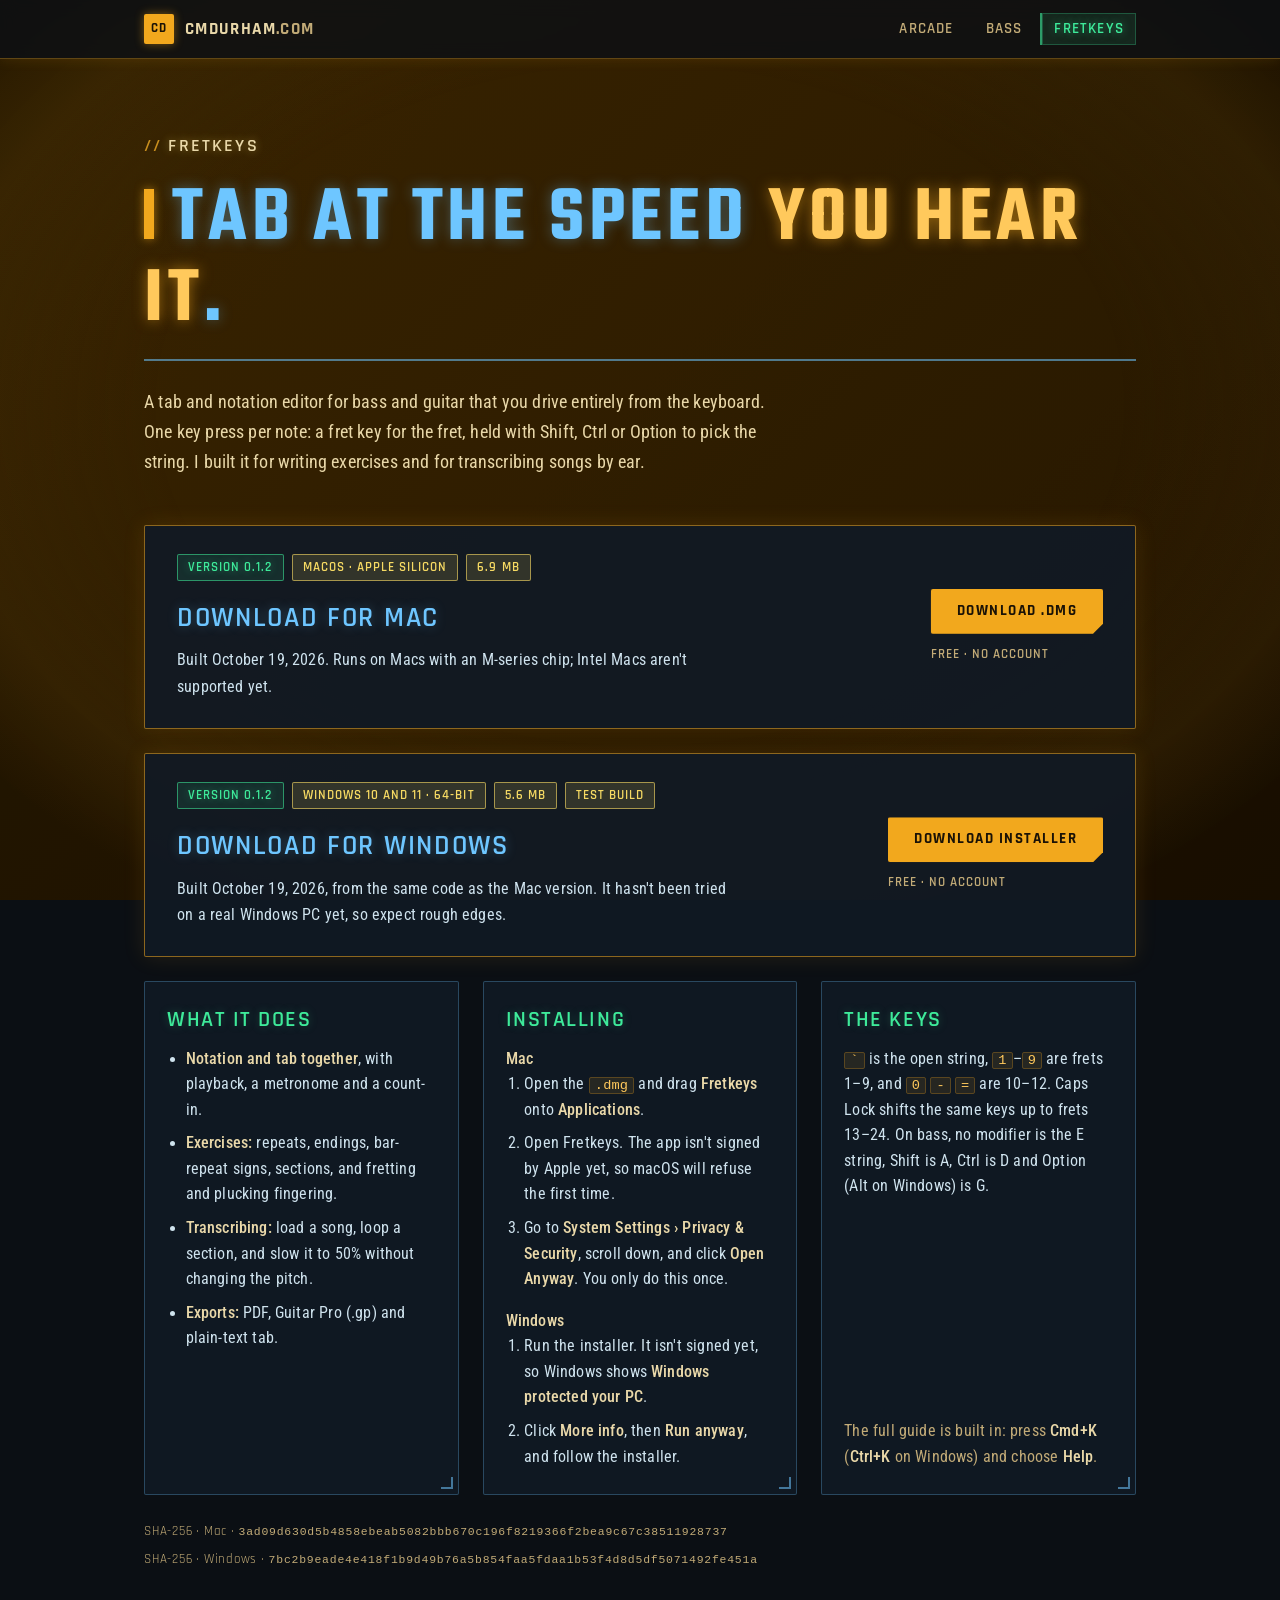
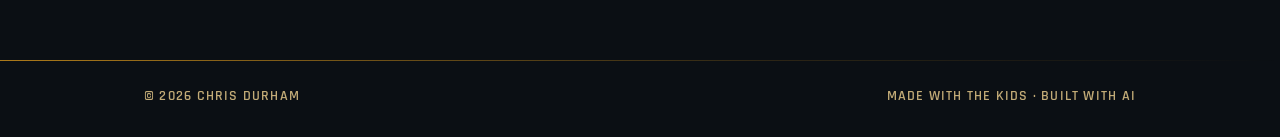
<file: fretkeys/index.html>
<!DOCTYPE html>
<html lang="en">
<head>
  <meta charset="UTF-8">
  <meta name="viewport" content="width=device-width, initial-scale=1.0">
  <title>Fretkeys — cmdurham.com</title>
  <meta name="description" content="Fretkeys: a keyboard-first tab and notation editor for bass and guitar, for writing exercises and transcribing songs by ear. Free download for Mac and Windows.">
  <link rel="preconnect" href="https://fonts.googleapis.com">
  <link rel="preconnect" href="https://fonts.gstatic.com" crossorigin>
  <link href="https://fonts.googleapis.com/css2?family=Teko:wght@500;600&family=Rajdhani:wght@500;600;700&family=Roboto+Condensed:wght@400;500&display=swap" rel="stylesheet">
  <link rel="stylesheet" href="/styles.css">
  <link rel="icon" href="data:image/svg+xml,<svg xmlns='http://www.w3.org/2000/svg' viewBox='0 0 100 100'><rect width='100' height='100' rx='8' fill='%23f2a81d'/><text x='50' y='68' font-size='52' text-anchor='middle' font-family='sans-serif' font-weight='bold' fill='%231a1206'>CD</text></svg>">
</head>
<body>

  <header class="site-header">
    <div class="wrap header-inner">
      <a class="wordmark" href="/">
        <span class="wordmark-mark">CD</span>
        <span class="wordmark-text">cmdurham<span class="dim">.com</span></span>
      </a>
      <nav class="site-nav">
        <a href="/arcade/">Arcade</a>
        <a href="/bass-technique/">Bass</a>
        <a href="/fretkeys/" class="nav-active">Fretkeys</a>
      </nav>
    </div>
  </header>

  <main>

    <section class="page-head">
      <div class="wrap">
        <p class="badge">Fretkeys</p>
        <h1 class="h-display">Tab at the speed <span class="accent-gold">you hear it</span>.</h1>
        <p>
          A tab and notation editor for bass and guitar that you drive entirely from the
          keyboard. One key press per note: a fret key for the fret, held with Shift, Ctrl
          or Option to pick the string. I built it for writing exercises and for
          transcribing songs by ear.
        </p>
      </div>
    </section>

    <section class="games">
      <div class="wrap">

        <div class="download-panel">
          <div>
            <div class="card-tags">
              <span class="tag tag-green">Version 0.1.2</span>
              <span class="tag">macOS · Apple silicon</span>
              <span class="tag">6.9 MB</span>
            </div>
            <h2>Download for Mac</h2>
            <p>
              Built October 19, 2026. Runs on Macs with an M-series chip; Intel Macs
              aren't supported yet.
            </p>
          </div>
          <div class="download-actions">
            <a class="btn btn-primary" href="/fretkeys/Fretkeys_0.1.2_aarch64.dmg" download>Download .dmg</a>
            <span class="card-note">Free · no account</span>
          </div>
        </div>

        <div class="download-panel">
          <div>
            <div class="card-tags">
              <span class="tag tag-green">Version 0.1.2</span>
              <span class="tag">Windows 10 and 11 · 64-bit</span>
              <span class="tag">5.6 MB</span>
              <span class="tag">Test build</span>
            </div>
            <h2>Download for Windows</h2>
            <p>
              Built October 19, 2026, from the same code as the Mac version. It hasn't been tried
              on a real Windows PC yet, so expect rough edges.
            </p>
          </div>
          <div class="download-actions">
            <a class="btn btn-primary" href="/fretkeys/Fretkeys_0.1.2_x64-setup.exe" download>Download installer</a>
            <span class="card-note">Free · no account</span>
          </div>
        </div>

        <div class="card-grid">

          <article class="card">
            <div class="card-body">
              <h3>What it does</h3>
              <ul class="plain-list">
                <li><strong>Notation and tab together</strong>, with playback, a metronome and a count-in.</li>
                <li><strong>Exercises:</strong> repeats, endings, bar-repeat signs, sections, and fretting and plucking fingering.</li>
                <li><strong>Transcribing:</strong> load a song, loop a section, and slow it to 50% without changing the pitch.</li>
                <li><strong>Exports:</strong> PDF, Guitar Pro (.gp) and plain-text tab.</li>
              </ul>
            </div>
          </article>

          <article class="card">
            <div class="card-body">
              <h3>Installing</h3>
              <p><strong>Mac</strong></p>
              <ol class="plain-list">
                <li>Open the <code>.dmg</code> and drag <strong>Fretkeys</strong> onto <strong>Applications</strong>.</li>
                <li>Open Fretkeys. The app isn't signed by Apple yet, so macOS will refuse the first time.</li>
                <li>Go to <strong>System Settings › Privacy &amp; Security</strong>, scroll down, and click <strong>Open Anyway</strong>. You only do this once.</li>
              </ol>
              <p><strong>Windows</strong></p>
              <ol class="plain-list">
                <li>Run the installer. It isn't signed yet, so Windows shows <strong>Windows protected your PC</strong>.</li>
                <li>Click <strong>More info</strong>, then <strong>Run anyway</strong>, and follow the installer.</li>
              </ol>
            </div>
          </article>

          <article class="card">
            <div class="card-body">
              <h3>The keys</h3>
              <p>
                <code>`</code> is the open string, <code>1</code>–<code>9</code> are frets 1–9,
                and <code>0</code> <code>-</code> <code>=</code> are 10–12. Caps Lock shifts
                the same keys up to frets 13–24. On bass, no modifier is the E string, Shift is A,
                Ctrl is D and Option (Alt on Windows) is G.
              </p>
              <p class="card-foot">
                The full guide is built in: press <strong>Cmd+K</strong> (<strong>Ctrl+K</strong> on Windows) and choose <strong>Help</strong>.
              </p>
            </div>
          </article>

        </div>

        <p class="checksum">SHA-256 · Mac · <code>3ad09d630d5b4858ebeab5082bbb670c196f8219366f2bea9c67c38511928737</code></p>
        <p class="checksum">SHA-256 · Windows · <code>7bc2b9eade4e418f1b9d49b76a5b854faa5fdaa1b53f4d8d5df5071492fe451a</code></p>

      </div>
    </section>

  </main>

  <footer class="site-footer">
    <div class="wrap footer-inner">
      <span>© <span id="year">2026</span> Chris Durham</span>
      <span class="dim">Made with the kids · Built with AI</span>
    </div>
  </footer>

  <script>document.getElementById('year').textContent = new Date().getFullYear();</script>
</body>
</html>
</file>
<file: styles.css>
/* ========================================================================
   cmdurham.com — site styles
   Foundation: "Wake Up Samurai" (Cyberpunk 2077 Obsidian theme), with the
   oxblood/red role recast in amber-gold. Night City HUD: charcoal gradient,
   cyan headers, green active glow, gold labels, data-shard panels.
   ======================================================================== */

:root {
  /* type — theme stacks, web-available fallbacks first */
  --font-display: 'Teko', 'Rajdhani', system-ui, sans-serif;
  --font-ui: 'Rajdhani', 'Electrolize', system-ui, sans-serif;
  --font-text: 'Roboto Condensed', 'Rajdhani', 'Inter', system-ui, sans-serif;

  /* surfaces (theme charcoals) */
  --bg: #0b0f14;
  --panel: rgba(17, 26, 36, 0.92);
  --panel-solid: #131922;
  --raised: #1d2531;

  /* amber-gold — replaces the theme's red role */
  --gold: #f2a81d;
  --gold-bright: #ffc95c;
  --gold-dim: #c98f1e;

  /* supporting accents, straight from the theme */
  --cyan: #6ec6ff;
  --cyan-hover: #9ad9ff;
  --green: #3eea9a;
  --tag-gold: #f6da63;

  /* text — warm-tinted but bright, for real contrast on charcoal */
  --text: #e9d8a9;
  --text-muted: #c2ab77;
  --text-pale: #cfe3ee; /* shard-panel body color, from theme blockquotes */
}

* { box-sizing: border-box; margin: 0; padding: 0; }

html { scroll-behavior: smooth; }

body {
  background: var(--bg);
  color: var(--text);
  font-family: var(--font-text);
  font-size: 17px;
  font-weight: 400;
  line-height: 1.65;
  letter-spacing: 0.01em;
  -webkit-font-smoothing: antialiased;
  position: relative;
  min-height: 100vh;
}

/* Animated amber→charcoal gradient (theme's oxblood layer, recast) */
body::before {
  content: '';
  position: fixed;
  inset: 0;
  z-index: 0;
  pointer-events: none;
  background: linear-gradient(
    135deg,
    #3a2a08 0%,   /* deep amber-brown */
    #1d1509 38%,  /* dark bronze */
    #0b0f14 100%  /* blue-black charcoal */
  );
  background-size: 400% 400%;
  animation: cpGradientShift 60s ease infinite;
  filter: saturate(120%) brightness(104%) contrast(108%);
}

@keyframes cpGradientShift {
  0%   { background-position: 0% 50%; }
  50%  { background-position: 100% 50%; }
  100% { background-position: 0% 50%; }
}

/* Amber-tinted vignette */
body::after {
  content: '';
  position: fixed;
  inset: 0;
  z-index: 0;
  pointer-events: none;
  background: radial-gradient(
    65% 65% at 50% 45%,
    rgba(0, 0, 0, 0) 58%,
    rgba(58, 42, 8, 0.26) 85%,
    rgba(0, 0, 0, 0.32) 100%
  );
}

main, .site-header, .site-footer { position: relative; z-index: 1; }

.wrap {
  max-width: 1040px;
  margin: 0 auto;
  padding: 0 24px;
}

/* Links — cyan with glow, per theme */
a { color: var(--cyan); text-decoration: none; }

p a {
  border-bottom: 1px solid rgba(110, 198, 255, 0.45);
  transition: color 0.2s ease, border-color 0.2s ease, text-shadow 0.2s ease;
}

p a:hover {
  color: var(--cyan-hover);
  border-bottom-color: rgba(110, 198, 255, 0.85);
  text-shadow: 0 0 8px rgba(110, 198, 255, 0.8);
}

/* ---------- header — HUD titlebar ---------- */

.site-header {
  position: sticky;
  top: 0;
  z-index: 10;
  background: rgba(11, 15, 20, 0.82);
  backdrop-filter: blur(8px);
  -webkit-backdrop-filter: blur(8px);
  border-bottom: 1px solid rgba(242, 168, 29, 0.35);
  box-shadow: 0 1px 12px rgba(242, 168, 29, 0.12);
}

.header-inner {
  display: flex;
  align-items: center;
  justify-content: space-between;
  height: 58px;
}

.wordmark {
  display: flex;
  align-items: center;
  gap: 11px;
  color: var(--text);
  font-family: var(--font-ui);
  font-weight: 700;
  font-size: 17px;
  text-transform: uppercase;
  letter-spacing: 0.08em;
}

.wordmark-mark {
  display: grid;
  place-items: center;
  width: 30px;
  height: 30px;
  border-radius: 2px;
  background: var(--gold);
  color: #1a1206;
  font-weight: 700;
  font-size: 13px;
  box-shadow: 0 0 10px rgba(242, 168, 29, 0.45);
}

.dim { color: var(--text-muted); }

.site-nav { display: flex; align-items: stretch; gap: 6px; }

.site-nav a {
  display: flex;
  align-items: center;
  padding: 4px 12px;
  border-left: 2px solid transparent;
  color: var(--text-muted);
  font-family: var(--font-ui);
  font-weight: 600;
  font-size: 15px;
  text-transform: uppercase;
  letter-spacing: 0.08em;
  transition: color 0.15s ease, background 0.15s ease, border-color 0.15s ease;
}

.site-nav a:hover {
  color: var(--text);
  background: rgba(242, 168, 29, 0.08);
  border-left-color: rgba(242, 168, 29, 0.5);
}

.site-nav a.nav-active {
  color: var(--green);
  background: rgba(62, 234, 154, 0.10);
  border-left-color: rgba(62, 234, 154, 0.6);
  box-shadow: inset 0 0 0 1px rgba(62, 234, 154, 0.25);
  text-shadow: 0 0 8px rgba(62, 234, 154, 0.5);
}

/* ---------- micro-label ("//" netrunner prefix, gold) ---------- */

.badge {
  display: inline-block;
  font-family: var(--font-ui);
  font-weight: 600;
  font-size: 15px;
  letter-spacing: 0.12em;
  text-transform: uppercase;
  color: var(--tag-gold);
  text-shadow: 0 0 8px rgba(246, 218, 99, 0.45);
  margin-bottom: 18px;
}

.badge::before {
  content: '// ';
  color: var(--gold-dim);
  text-shadow: none;
}

/* ---------- tags — gold pills, sharp ---------- */

.tag {
  font-family: var(--font-ui);
  font-size: 13px;
  font-weight: 600;
  letter-spacing: 0.08em;
  text-transform: uppercase;
  color: var(--tag-gold);
  background: rgba(246, 218, 99, 0.14);
  border: 1px solid rgba(246, 218, 99, 0.6);
  padding: 2px 10px;
  border-radius: 2px;
}

.tag-green {
  color: var(--green);
  background: rgba(62, 234, 154, 0.10);
  border-color: rgba(62, 234, 154, 0.55);
  text-shadow: 0 0 8px rgba(62, 234, 154, 0.4);
}

/* ---------- display headings — H1 chrome: cyan, tick, heavy rule ---------- */

.h-display {
  font-family: var(--font-display);
  font-weight: 600;
  text-transform: uppercase;
  letter-spacing: 0.06em;
  line-height: 1.02;
  color: var(--cyan);
  text-shadow: 0 0 14px rgba(110, 198, 255, 0.35);
  border-bottom: 2px solid rgba(110, 198, 255, 0.55);
  padding-bottom: 0.22em;
  margin-bottom: 26px;
}

.h-display::before {
  content: '';
  display: inline-block;
  width: 0.13em;
  height: 0.62em;
  margin-right: 0.22em;
  background: var(--gold);
  box-shadow: 0 0 10px rgba(242, 168, 29, 0.6);
}

.accent-gold {
  color: var(--gold-bright);
  text-shadow: 0 0 14px rgba(242, 168, 29, 0.55);
}

/* ---------- buttons — amber interactive accent ---------- */

.btn {
  display: inline-flex;
  align-items: center;
  gap: 8px;
  white-space: nowrap;
  font-family: var(--font-ui);
  font-weight: 700;
  font-size: 15px;
  text-transform: uppercase;
  letter-spacing: 0.1em;
  padding: 10px 26px;
  border-radius: 2px;
  transition: background 0.15s ease, color 0.15s ease, box-shadow 0.15s ease, border-color 0.15s ease;
}

.btn-primary {
  background: var(--gold);
  color: #1a1206;
  box-shadow: 0 0 14px rgba(242, 168, 29, 0.35);
  clip-path: polygon(0 0, 100% 0, 100% calc(100% - 10px), calc(100% - 10px) 100%, 0 100%);
}

.btn-primary:hover {
  background: var(--gold-bright);
  box-shadow: 0 0 22px rgba(242, 168, 29, 0.55);
}

.btn-ghost {
  color: var(--cyan);
  background: rgba(110, 198, 255, 0.06);
  border: 1px solid rgba(110, 198, 255, 0.45);
}

.btn-ghost:hover {
  color: var(--cyan-hover);
  border-color: rgba(110, 198, 255, 0.85);
  box-shadow: 0 0 14px rgba(110, 198, 255, 0.3);
  text-shadow: 0 0 8px rgba(110, 198, 255, 0.8);
}

/* ---------- hero (landing) ---------- */

.hero { padding: 92px 0 64px; }

.hero h1 {
  font-size: clamp(52px, 8vw, 92px);
  max-width: 860px;
}

.hero-sub {
  max-width: 600px;
  color: var(--text);
  font-size: 19px;
  margin-bottom: 34px;
}

.hero-actions {
  display: flex;
  gap: 14px;
  flex-wrap: wrap;
}

/* ---------- data-shard panels (shared card chrome) ---------- */

.feature-card, .card, .soon-inner {
  position: relative;
  background: var(--panel);
  border: 1px solid rgba(110, 198, 255, 0.28);
  border-radius: 2px;
}

/* HUD corner bracket, bottom-right */
.feature-card::after, .card::after {
  content: '';
  position: absolute;
  right: 5px;
  bottom: 5px;
  width: 10px;
  height: 10px;
  border-right: 2px solid rgba(110, 198, 255, 0.55);
  border-bottom: 2px solid rgba(110, 198, 255, 0.55);
  pointer-events: none;
}

/* ---------- feature card (landing → arcade) ---------- */

.feature { padding: 26px 0 70px; }
.feature + .feature { padding-top: 0; margin-top: -30px; }

.feature-card {
  display: grid;
  grid-template-columns: 1fr 1.2fr;
  align-items: center;
  overflow: hidden;
  transition: border-color 0.18s ease, box-shadow 0.18s ease;
}

.feature-card:hover {
  border-color: rgba(110, 198, 255, 0.6);
  box-shadow: 0 0 24px rgba(110, 198, 255, 0.15), 0 14px 44px rgba(0, 0, 0, 0.5);
}

.feature-art {
  align-self: stretch;
  display: flex;
  background: radial-gradient(ellipse at 30% 20%, rgba(242, 168, 29, 0.10), transparent 60%);
  border-right: 1px solid rgba(110, 198, 255, 0.2);
  line-height: 0;
}

.feature-art svg { width: 100%; height: 100%; min-height: 240px; }

.feature-body { padding: 38px 42px; }

.feature-body h2 {
  font-family: var(--font-ui);
  font-size: 30px;
  font-weight: 600;
  text-transform: uppercase;
  letter-spacing: 0.06em;
  color: var(--cyan);
  text-shadow: 0 0 12px rgba(110, 198, 255, 0.3);
  margin: 14px 0 4px;
  padding-bottom: 0.2em;
  border-bottom: 1px solid;
  border-image: linear-gradient(90deg, rgba(110, 198, 255, 0.55), rgba(110, 198, 255, 0) 65%) 1;
}

.feature-body p {
  color: var(--text-pale);
  font-size: 16.5px;
  margin: 10px 0 26px;
}

/* ---------- soon strip (landing) ---------- */

.soon-strip { padding: 0 0 90px; }

.soon-inner {
  display: flex;
  align-items: center;
  justify-content: space-between;
  gap: 20px;
  flex-wrap: wrap;
  background: rgba(17, 26, 36, 0.6);
  border: 1px dashed rgba(246, 218, 99, 0.4);
  padding: 22px 28px;
}

.soon-inner h3 {
  font-family: var(--font-ui);
  font-size: 19px;
  font-weight: 600;
  text-transform: uppercase;
  letter-spacing: 0.07em;
  color: var(--green);
  text-shadow: 0 0 10px rgba(62, 234, 154, 0.25);
  margin-bottom: 2px;
}

.soon-inner p { color: var(--text); font-size: 16px; }

/* ---------- page header (arcade) ---------- */

.page-head { padding: 72px 0 40px; }

.page-head h1 { font-size: clamp(48px, 7vw, 80px); }

.page-head p {
  max-width: 640px;
  color: var(--text);
  font-size: 18px;
}

/* ---------- game cards ---------- */

.games { padding: 8px 0 90px; }

.card-grid {
  display: grid;
  grid-template-columns: repeat(auto-fit, minmax(300px, 1fr));
  gap: 24px;
}

.card {
  display: flex;
  flex-direction: column;
  overflow: hidden;
  transition: border-color 0.15s ease, box-shadow 0.15s ease;
}

.card:hover {
  border-color: rgba(110, 198, 255, 0.6);
  box-shadow: 0 0 20px rgba(110, 198, 255, 0.14), 0 12px 36px rgba(0, 0, 0, 0.45);
}

.card-art { display: block; line-height: 0; border-bottom: 1px solid rgba(110, 198, 255, 0.2); }
.card-art svg { width: 100%; height: auto; }

.card-body {
  display: flex;
  flex-direction: column;
  flex: 1;
  padding: 20px 22px 24px;
}

.card-tags {
  display: flex;
  flex-wrap: wrap;
  gap: 8px;
  margin-bottom: 14px;
}

.card h3 {
  font-family: var(--font-ui);
  font-size: 22px;
  font-weight: 600;
  text-transform: uppercase;
  letter-spacing: 0.07em;
  color: var(--green);
  text-shadow: 0 0 10px rgba(62, 234, 154, 0.25);
  margin-bottom: 8px;
}

.card p {
  color: var(--text-pale);
  font-size: 15.5px;
  flex: 1;
}

.card-actions {
  display: flex;
  align-items: center;
  gap: 14px;
  margin-top: 20px;
}

.card-note {
  font-family: var(--font-ui);
  font-weight: 600;
  font-size: 12.5px;
  text-transform: uppercase;
  letter-spacing: 0.08em;
  color: var(--text-muted);
}

.card-soon { opacity: 0.78; }
.card-soon::after { display: none; }
.card-soon:hover {
  border-color: rgba(110, 198, 255, 0.28);
  box-shadow: none;
}

/* ---------- download page (fretkeys) ---------- */

.download-panel {
  position: relative;
  display: flex;
  align-items: center;
  justify-content: space-between;
  gap: 28px;
  flex-wrap: wrap;
  background: var(--panel);
  border: 1px solid rgba(242, 168, 29, 0.55);
  border-radius: 2px;
  box-shadow: 0 0 22px rgba(242, 168, 29, 0.12);
  padding: 28px 32px;
  margin-bottom: 24px;
}

.download-panel > div:first-child { flex: 1 1 420px; }

.download-panel h2 {
  font-family: var(--font-ui);
  font-size: 28px;
  font-weight: 600;
  text-transform: uppercase;
  letter-spacing: 0.06em;
  color: var(--cyan);
  text-shadow: 0 0 12px rgba(110, 198, 255, 0.3);
  margin-bottom: 6px;
}

.download-panel p { color: var(--text-pale); font-size: 16px; max-width: 560px; }

.download-actions {
  display: flex;
  flex-direction: column;
  align-items: flex-start;
  gap: 10px;
}

.plain-list {
  color: var(--text-pale);
  font-size: 15.5px;
  padding-left: 1.2em;
  flex: 1;
}

.plain-list li + li { margin-top: 8px; }
.plain-list strong, .card p strong { color: var(--text); font-weight: 500; }

.card .card-foot { flex: 0; margin-top: 14px; color: var(--text-muted); }

code {
  font-family: ui-monospace, 'SF Mono', Menlo, monospace;
  font-size: 0.88em;
  color: var(--gold-bright);
  background: rgba(242, 168, 29, 0.10);
  border: 1px solid rgba(242, 168, 29, 0.25);
  border-radius: 2px;
  padding: 0 5px;
}

.checksum {
  margin-top: 26px;
  color: var(--text-muted);
  font-family: var(--font-ui);
  font-size: 13px;
  letter-spacing: 0.06em;
  overflow-wrap: anywhere;
}

.checksum code { color: var(--text-muted); background: none; border: none; padding: 0; }
.checksum + .checksum { margin-top: 6px; }
.card-body .plain-list + p { margin-top: 16px; }

/* ---------- footer — HUD divider fading right ---------- */

.site-footer {
  border-top: 1px solid;
  border-image: linear-gradient(90deg, rgba(242, 168, 29, 0.7), rgba(242, 168, 29, 0.15) 60%, transparent) 1;
  padding: 24px 0 30px;
}

.footer-inner {
  display: flex;
  justify-content: space-between;
  flex-wrap: wrap;
  gap: 8px;
  color: var(--text-muted);
  font-family: var(--font-ui);
  font-weight: 600;
  font-size: 13.5px;
  text-transform: uppercase;
  letter-spacing: 0.09em;
}

/* ---------- small screens ---------- */

@media (max-width: 720px) {
  .hero { padding: 64px 0 48px; }
  .feature-card { grid-template-columns: 1fr; }
  .feature-art { border-right: none; border-bottom: 1px solid rgba(110, 198, 255, 0.2); }
  .feature-art svg { min-height: 180px; }
  .feature-body { padding: 26px 24px 30px; }
  .page-head { padding: 54px 0 32px; }
  .card-actions { flex-wrap: wrap; }
  .download-panel { padding: 24px 22px; }
}

@media (max-width: 480px) {
  .wrap { padding: 0 16px; }
  .wordmark-text .dim { display: none; }
  .site-nav { gap: 2px; }
  .site-nav a { padding: 4px 8px; font-size: 14px; letter-spacing: 0.06em; }
}
</file>
